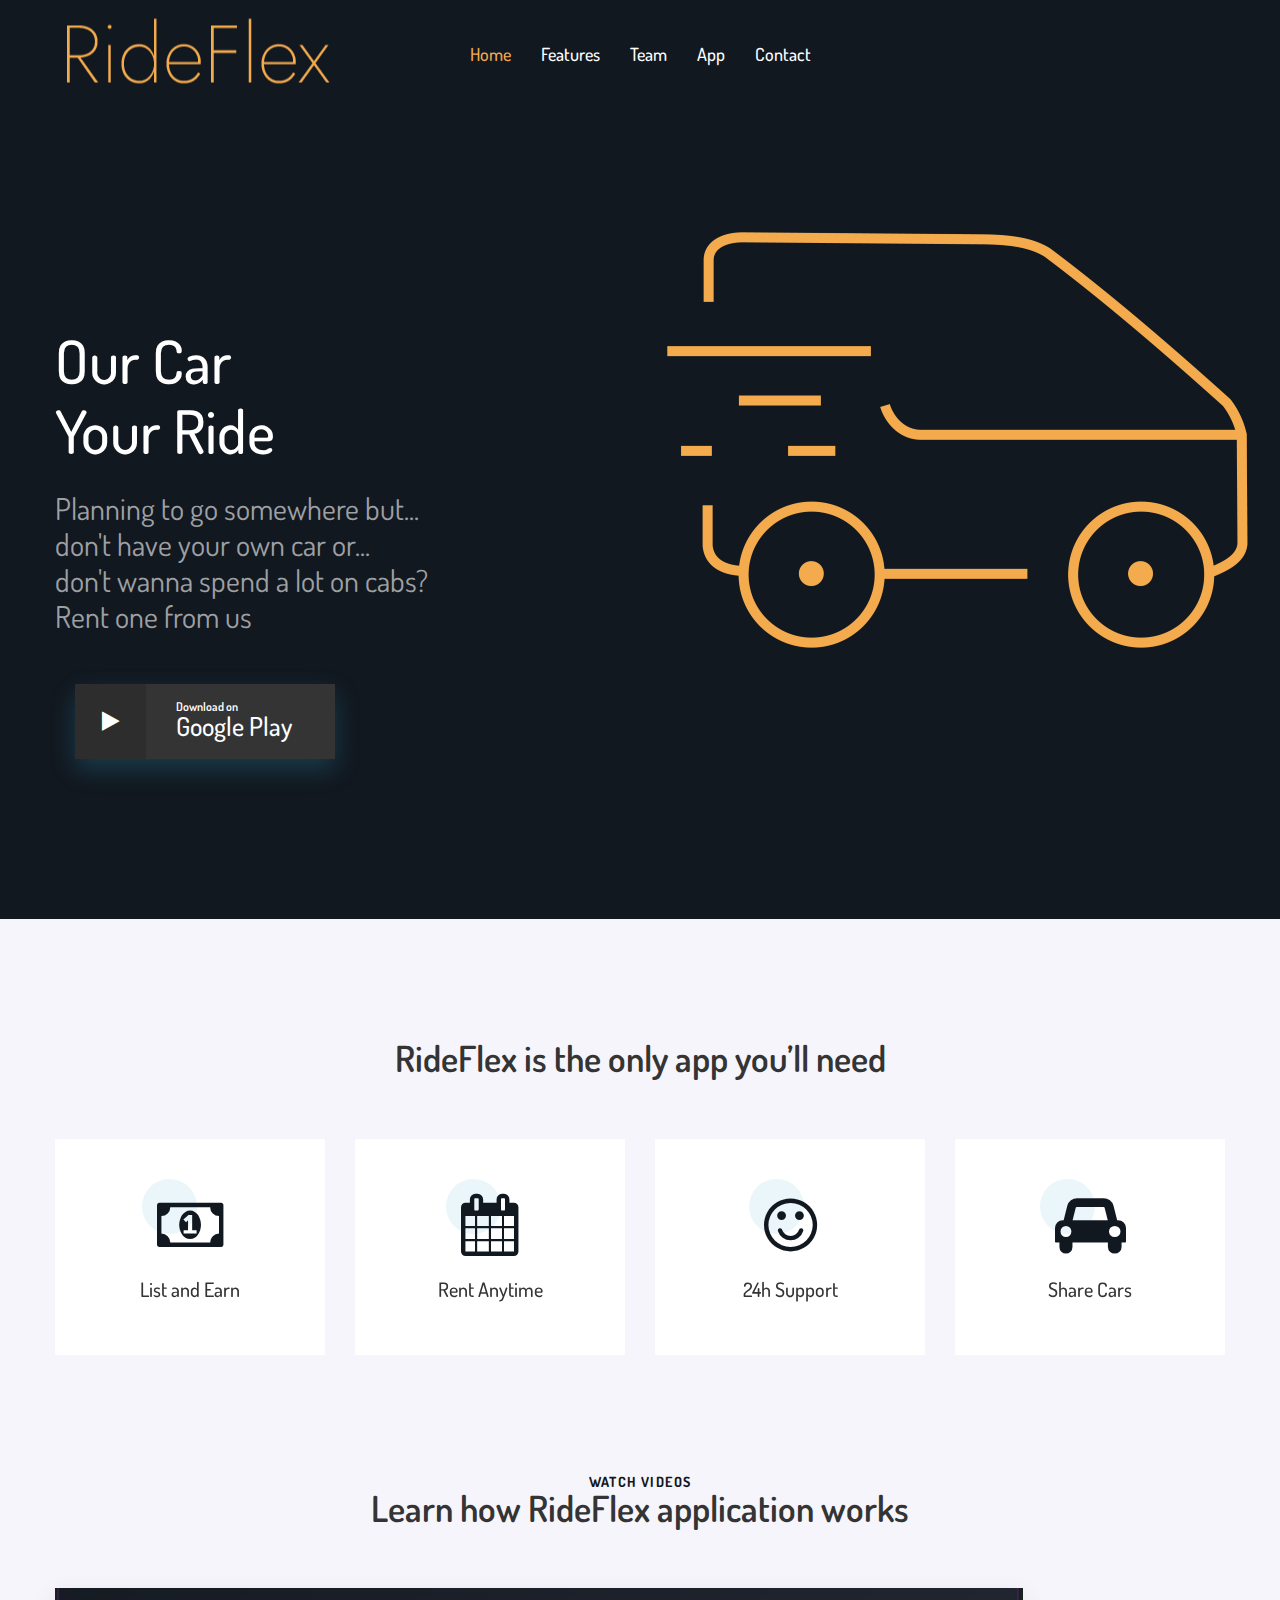
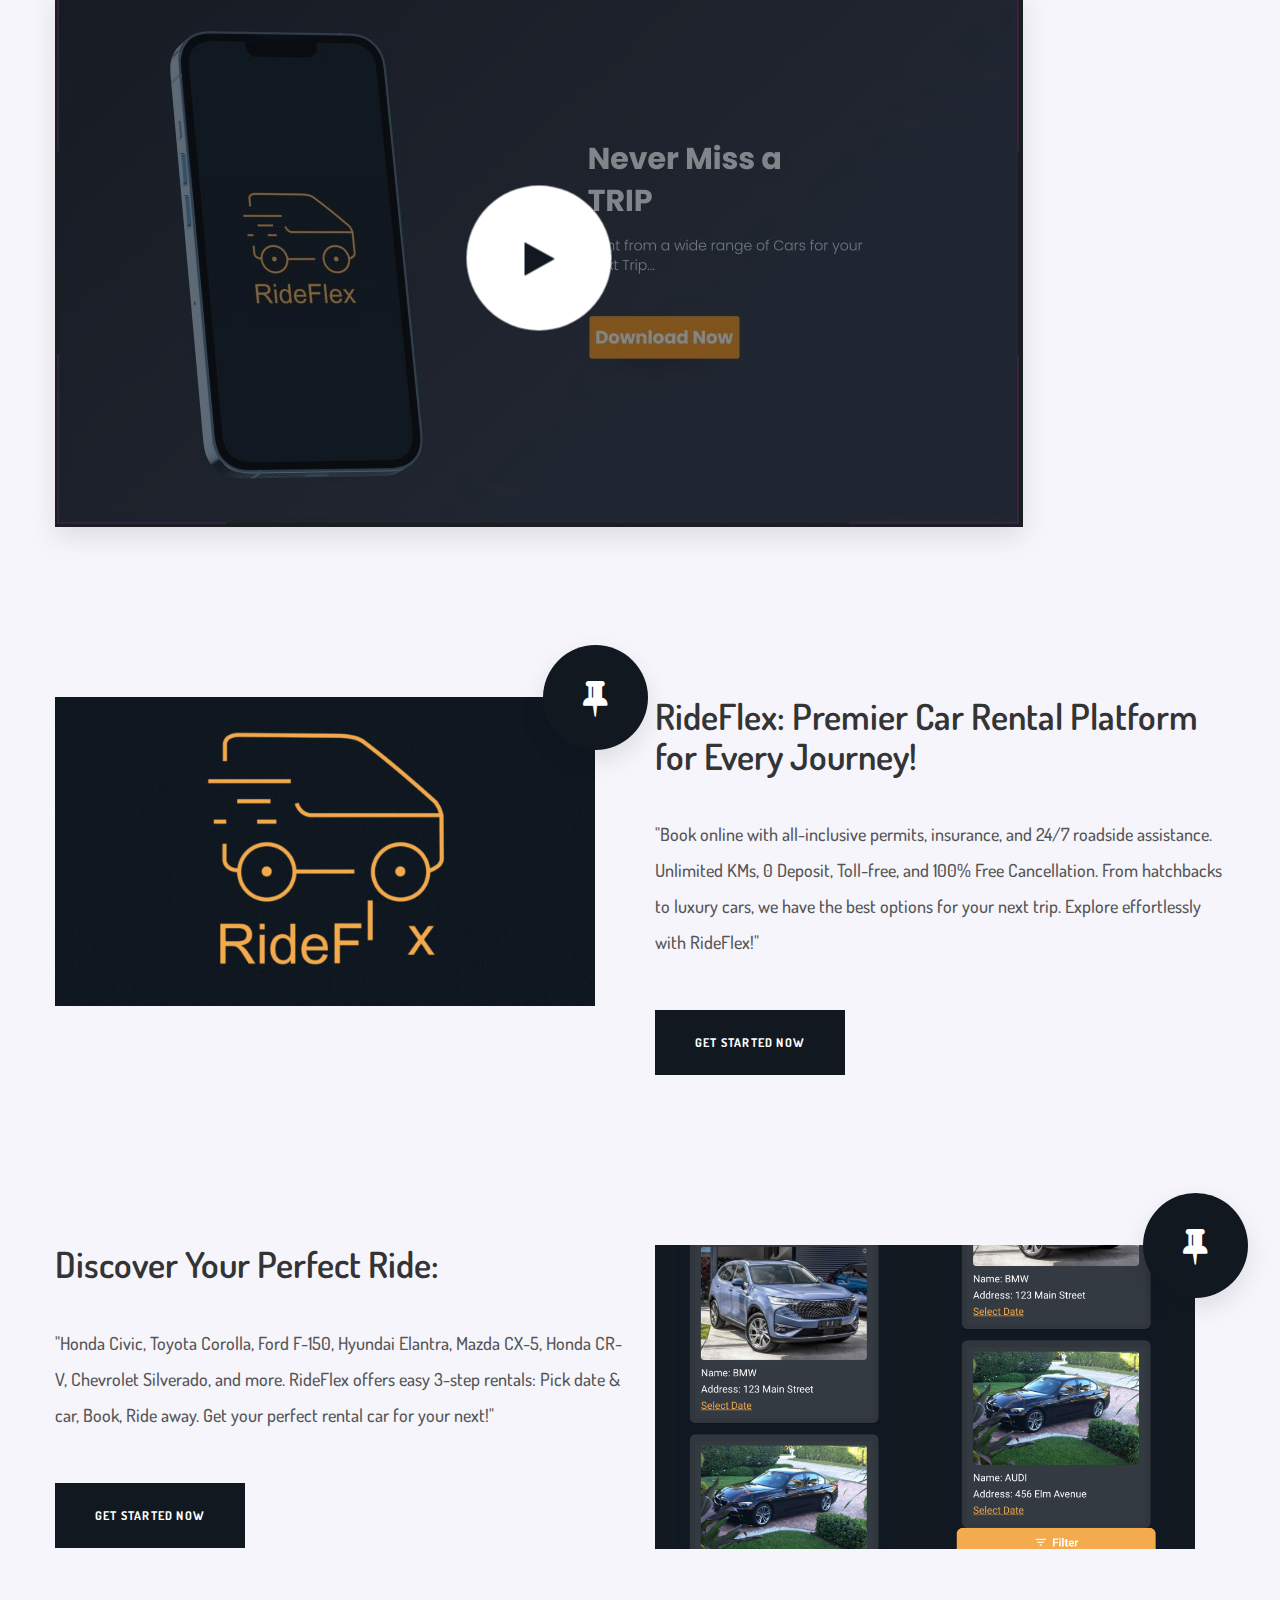
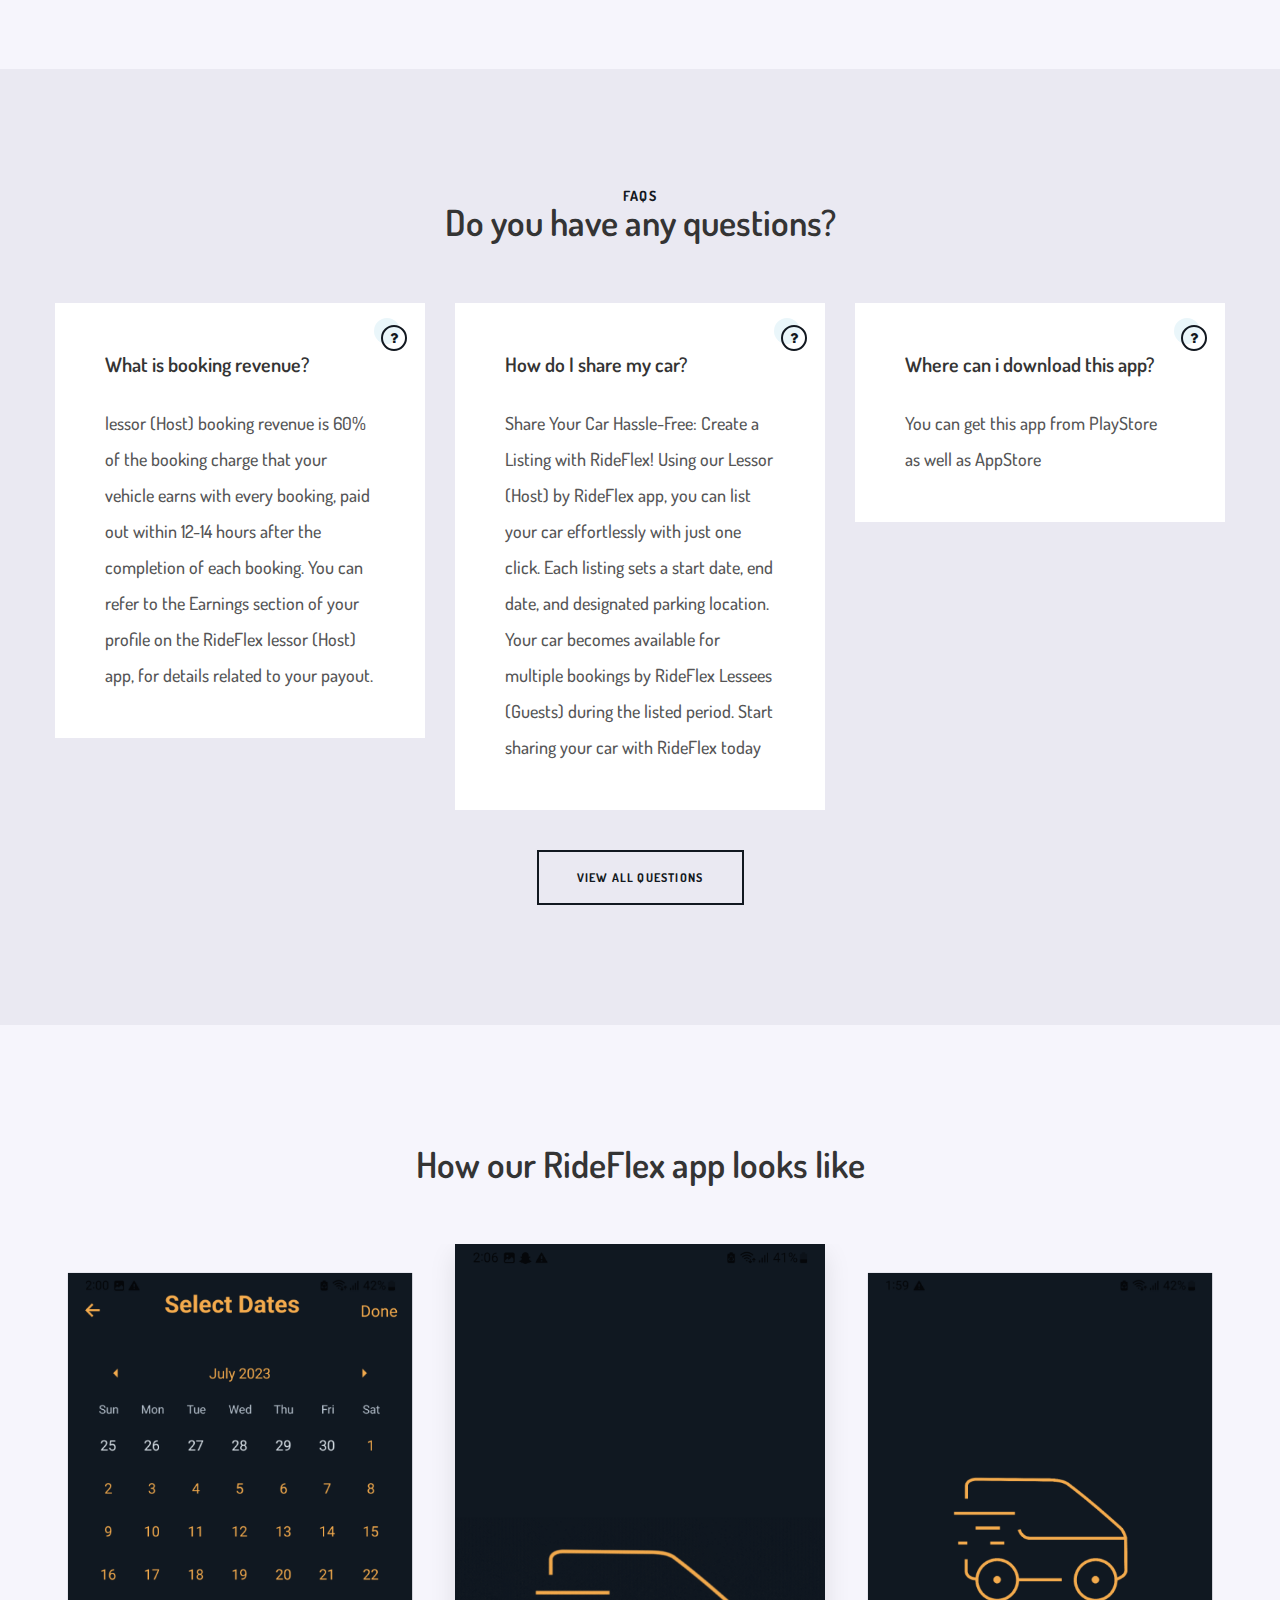
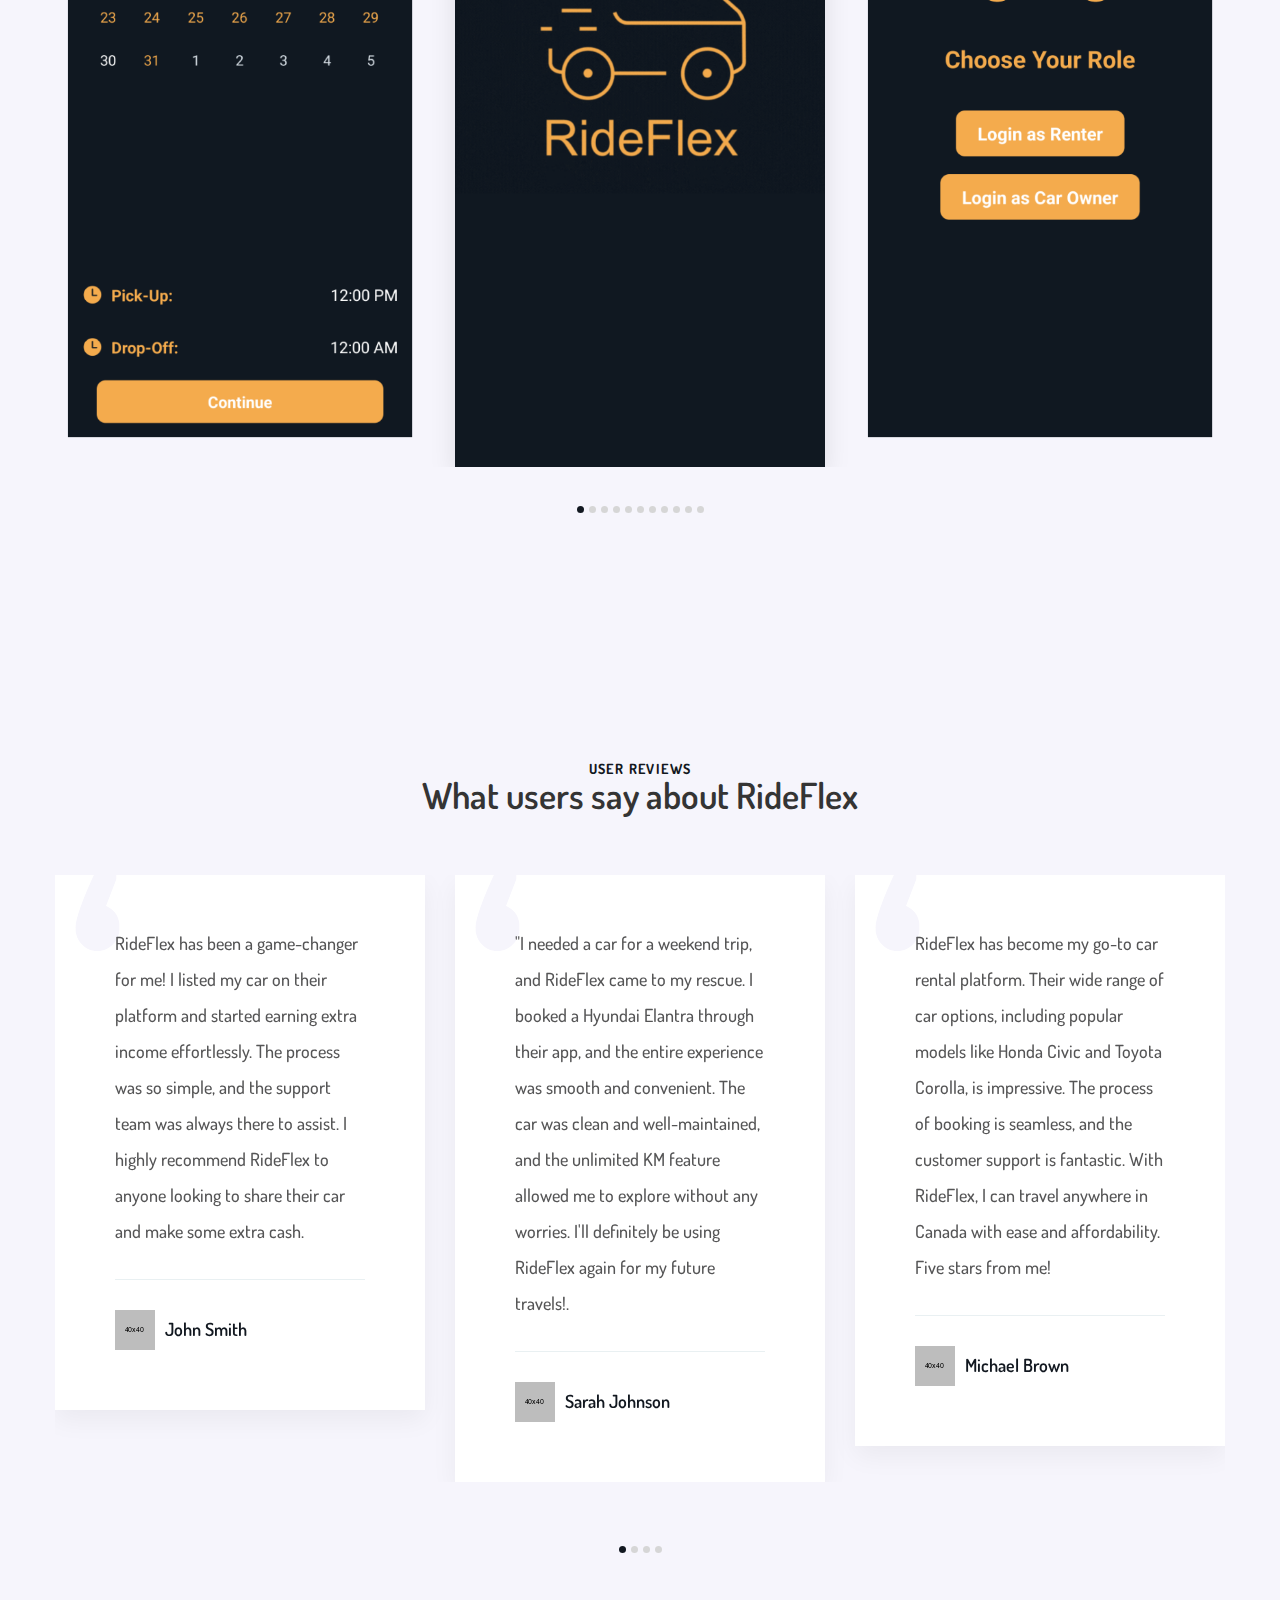
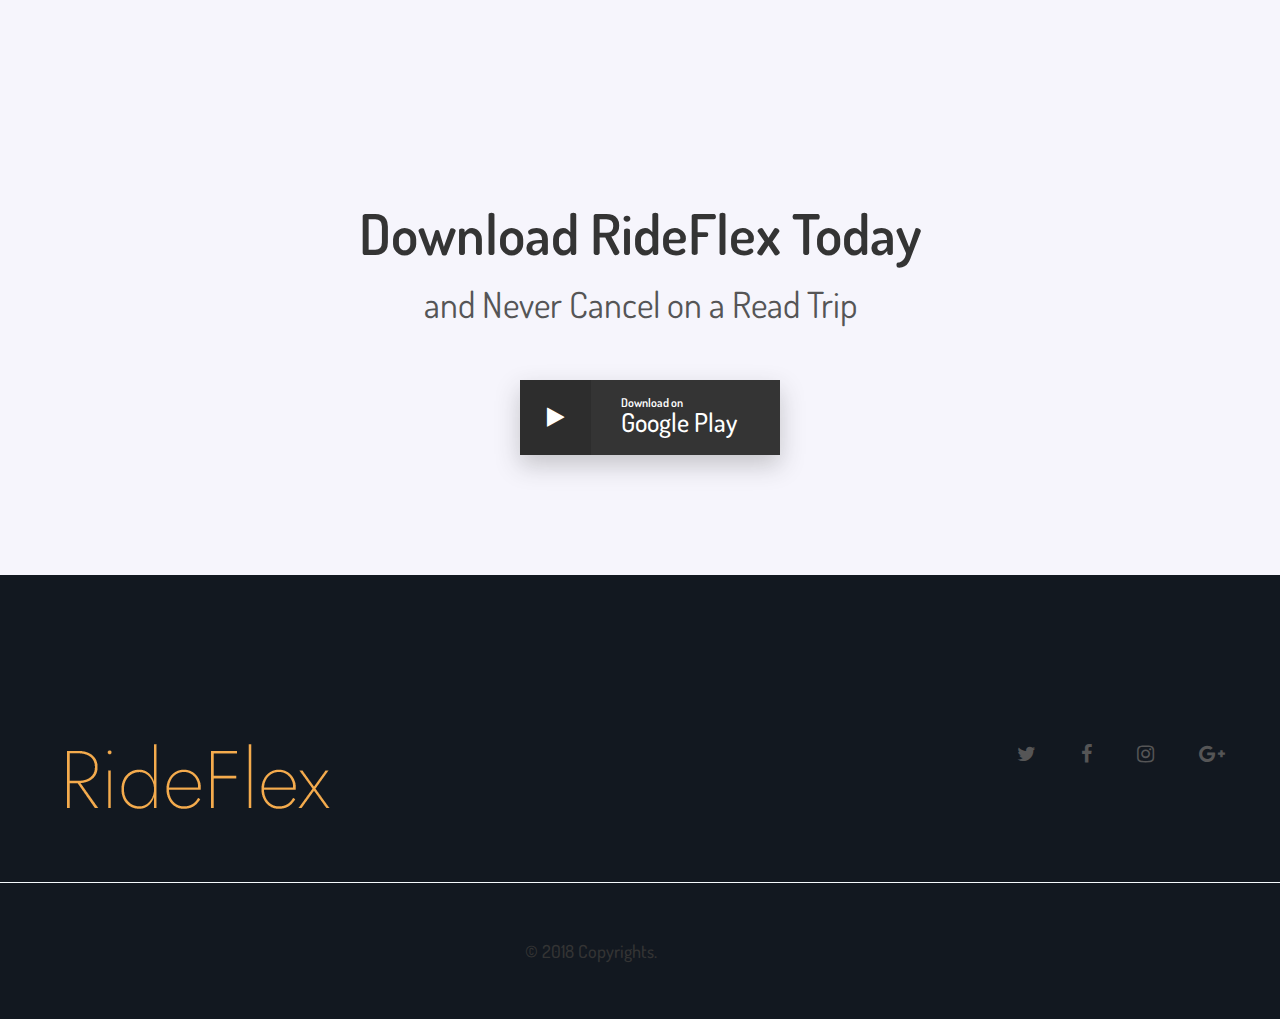
<file: index.html>
<!DOCTYPE html>
<html lang="en">
<head>
    <meta charset="UTF-8" />
    <title>RideFlex</title>
    <!-- mobile responsive meta -->
    <meta name="viewport" content="width=device-width, initial-scale=1">
    <link rel="apple-touch-icon" sizes="57x57" href="img/favicon/apple-icon-57x57.png">
    <link rel="apple-touch-icon" sizes="60x60" href="img/favicon/apple-icon-60x60.png">
    <link rel="apple-touch-icon" sizes="72x72" href="img/favicon/apple-icon-72x72.png">
    <link rel="apple-touch-icon" sizes="76x76" href="img/favicon/apple-icon-76x76.png">
    <link rel="apple-touch-icon" sizes="114x114" href="img/favicon/apple-icon-114x114.png">
    <link rel="apple-touch-icon" sizes="120x120" href="img/favicon/apple-icon-120x120.png">
    <link rel="apple-touch-icon" sizes="144x144" href="img/favicon/apple-icon-144x144.png">
    <link rel="apple-touch-icon" sizes="152x152" href="img/favicon/apple-icon-152x152.png">
    <link rel="apple-touch-icon" sizes="180x180" href="img/favicon/apple-icon-180x180.png">
    <link rel="icon" type="image/png" sizes="192x192"  href="img/favicon/android-icon-192x192.png">
    <link rel="icon" type="image/png" sizes="32x32" href="img/favicon/favicon-32x32.png">
    <link rel="icon" type="image/png" sizes="96x96" href="img/favicon/favicon-96x96.png">
    <link rel="icon" type="image/png" sizes="16x16" href="img/favicon/favicon-16x16.png">
    <link rel="stylesheet" href="https://cdnjs.cloudflare.com/ajax/libs/font-awesome/4.7.0/css/font-awesome.min.css">
    <link rel="manifest" href="img/favicon/manifest.json">
    <meta name="msapplication-TileColor" content="#ffffff">
    <meta name="msapplication-TileImage" content="/ms-icon-144x144.png">
    <meta name="theme-color" content="#ffffff">
    <link rel="stylesheet" href="css/style.css">
    <link rel="stylesheet" href="css/responsive.css">
</head>
<body class="active-preloader-ovh home-page-five">

<div class="preloader">

        <img id="loading-image" src="./img/RideFlex.gif" alt="Loading..." />

</div> 
<!-- /.preloader -->



<header class="header header-home-five">
    <nav class="navbar navbar-default header-navigation stricky">
        <div class="thm-container clearfix">
            <!-- Brand and toggle get grouped for better mobile display -->
            <div class="navbar-header">
                <button type="button" class="navbar-toggle collapsed rideflex-icon-menu" data-toggle="collapse" data-target=".main-navigation" aria-expanded="false"> </button>
                <a class="navbar-brand" href="index.html">
                    <img src="img/header-logo-1.png" alt="Awesome Image"/>
                </a>
            </div>

            <!-- Collect the nav links, forms, and other content for toggling -->
            <div class="collapse navbar-collapse main-navigation mainmenu " id="main-nav-bar">
                
                <ul class="nav navbar-nav navigation-box">
                    <li class="current"> 
                        <a href="index.html">Home</a>
                    </li>
                    <li> <a href="features.html">Features</a> </li>
                    <li> 
                        <a href="team.html">Team</a> 
                    </li>
                    <li> 
                        <a href="app.html">App</a>
                    </li>
                    <li> <a href="contact.html">Contact</a> </li>
                </ul>                
            </div><!-- /.navbar-collapse -->
        </div><!-- /.container -->
    </nav>   
</header><!-- /.header -->






<section class="banner-style-five">
    <div class="thm-container">
        <div class="row">
            <div class="col-md-6">
                <div class="banner-content">
                    <h3>Our Car <br /> Your Ride</h3>
                    <p>Planning to go somewhere but...<br>don't have your own car or...<br>don't wanna spend a lot on cabs?<br /> Rent one from us</p>
                    <div class="btn-box">
                        <a href="#" class="cta-btn style-two">
                            <i class="fa fa-play"></i><!--
                            --><span class="text">
                                <span class="tag-line">Download on</span>
                                <span class="name">Google Play</span>
                            </span>
                        </a>
                    </div><!-- /.btn-box -->
                </div><!-- /.banner-content -->
            </div><!-- /.col-md-6 -->
            <div class="col-md-6">
                <img src="img/banner-moc-5-1.png" alt="Awesome Image"/>
            </div><!-- /.col-md-6 -->
        </div><!-- /.row -->
    </div><!-- /.thm-container -->
</section><!-- /.banner-style-one -->

<section class="features-style-one gray-bg sec-pad">
    <div class="thm-container">
        <div class="sec-title text-center">
            <h3>RideFlex is the only app you’ll need</h3>
        </div><!-- /.sec-title text-center -->
        <div class="row">
            <div class="col-md-3 col-sm-6 col-xs-12">
                <div class="single-features-style-one hvr-bounce-to-bottom text-center">
                    <div class="icon-box">
                        <i class="fa fa-money" aria-hidden="true"></i>
                    </div><!-- /.icon-box -->
                    <h3>List and Earn</h3>
                </div><!-- /.single-features-style-one hvr-bounce-to-bottom -->
            </div><!-- /.col-md-3 -->
            <div class="col-md-3 col-sm-6 col-xs-12">
                <div class="single-features-style-one hvr-bounce-to-bottom text-center">
                    <div class="icon-box">
                        <i class="fa fa-calendar" aria-hidden="true"></i>
                    </div><!-- /.icon-box -->
                    <h3>Rent Anytime</h3>
                </div><!-- /.single-features-style-one hvr-bounce-to-bottom -->
            </div><!-- /.col-md-3 -->
            <div class="col-md-3 col-sm-6 col-xs-12">
                <div class="single-features-style-one hvr-bounce-to-bottom text-center">
                    <div class="icon-box">
                        <i class="fa fa-smile-o" aria-hidden="true"></i>
                    </div><!-- /.icon-box -->
                    <h3>24h Support</h3>
                </div><!-- /.single-features-style-one hvr-bounce-to-bottom -->
            </div><!-- /.col-md-3 -->
            <div class="col-md-3 col-sm-6 col-xs-12">
                <div class="single-features-style-one hvr-bounce-to-bottom text-center">
                    <div class="icon-box">
                        <i class="fa fa-car" aria-hidden="true"></i>
                    </div><!-- /.icon-box -->
                    <h3>Share Cars</h3>
                </div><!-- /.single-features-style-one hvr-bounce-to-bottom -->
            </div><!-- /.col-md-3 -->
        </div><!-- /.row -->
    </div><!-- /.thm-container -->
</section><!-- /.features-style-one -->

<section class="video-box-style-one gray-bg">
    <div class="thm-container">
        <div class="sec-title text-center">
            <span>Watch Videos</span>
            <h3>Learn how RideFlex application works</h3>
        </div><!-- /.sec-title text-center -->
        <div class="video-box-content">
            <div class="img-box">
                <img src="img/ScreenShots/v1.jpeg" alt="Awesome Image"/>
                <a href="" class="video-popup "><span class="inner hvr-pulse"><i class="fa fa-play"></i></span></a>
            </div><!-- /.img-box -->
        </div><!-- /.video-box-content -->
    </div><!-- /.thm-container -->
</section><!-- /.video-box-style-one -->

<section class="grow-style-one gray-bg sec-pad">
    <div class="thm-container">
        <div class="row">
            <div class="col-md-6">
                <div class="img-box">
                    <img style="width: 540px; height: auto;" src="img/RideFlex.gif" alt="Awesome Image"/>
                    <div class="icon-box">
                        <i class="fa fa-thumb-tack" aria-hidden="true"></i>
                    </div><!-- /.icon-box -->
                </div><!-- /.img-box -->
            </div><!-- /.col-md-6 -->
            <div class="col-md-6">
                <div class="grow-content">
                    <h3>RideFlex: Premier Car Rental Platform for Every Journey!</h3>
                    <p>"Book online with all-inclusive permits, insurance, and 24/7 roadside assistance. Unlimited KMs, 0 Deposit, Toll-free, and 100% Free Cancellation. From hatchbacks to luxury cars, we have the best options for your next trip. Explore effortlessly with RideFlex!"</p>
                    <a href="#" class="grow-btn">Get started now</a>
                </div><!-- /.grow-content -->
            </div><!-- /.col-md-6 -->
        </div><!-- /.row -->
        <div class="row">
            <div class="col-md-6 pull-right">
                <div class="img-box">
                    <img style="width: 540px; height: auto;" src="img/ScreenShots/SS13.png" alt="Awesome Image"/>
                    <div class="icon-box">
                        <i class="fa fa-thumb-tack" aria-hidden="true"></i>
                    </div><!-- /.icon-box -->
                </div><!-- /.img-box -->
            </div><!-- /.col-md-6 -->
            <div class="col-md-6 pull-left">
                <div class="grow-content">
                    <h3>Discover Your Perfect Ride:</h3>
                    <p>"Honda Civic, Toyota Corolla, Ford F-150, Hyundai Elantra, Mazda CX-5, Honda CR-V, Chevrolet Silverado, and more. RideFlex offers easy 3-step rentals: Pick date & car, Book, Ride away. Get your perfect rental car for your next!"</p>
                    <a href="#" class="grow-btn">Get started now</a>
                </div><!-- /.grow-content -->
            </div><!-- /.col-md-6 -->
        </div><!-- /.row -->
    </div><!-- /.thm-container -->
</section><!-- /.grow-style-one -->

<section class="faq-style-one sec-pad dark-gray-bg">
    <div class="thm-container">
        <div class="sec-title text-center">
            <span>FAQS</span>
            <h3>Do you have any questions?</h3>
        </div><!-- /.sec-title text-center -->
        <div class="row">
            <div class="col-md-4 col-sm-6 col-xs-12">
                <div class="single-faq-style-one">
                    <div class="icon-box">
                        <i class="fa fa-question"></i>
                    </div><!-- /.icon-box -->
                    <div class="title-box">
                        <h3>What is booking revenue?</h3>
                    </div><!-- /.title-box -->
                    <p>lessor (Host) booking revenue is 60% of the booking charge that your vehicle earns with every booking, paid out within 12-14 hours after the completion of each booking. You can refer to the Earnings section of your profile on the RideFlex lessor (Host) app, for details related to your payout.</p>
                </div><!-- /.single-faq-style-one -->
            </div><!-- /.col-md-4 -->
            <div class="col-md-4 col-sm-6 col-xs-12">
                <div class="single-faq-style-one">
                    <div class="icon-box">
                        <i class="fa fa-question"></i>
                    </div><!-- /.icon-box -->
                    <div class="title-box">
                        <h3>How do I share my car?</h3>
                    </div><!-- /.title-box -->
                    <p>Share Your Car Hassle-Free: Create a Listing with RideFlex! Using our Lessor (Host) by RideFlex app, you can list your car effortlessly with just one click. Each listing sets a start date, end date, and designated parking location. Your car becomes available for multiple bookings by RideFlex Lessees (Guests) during the listed period. Start sharing your car with RideFlex today</p>
                </div><!-- /.single-faq-style-one -->
            </div><!-- /.col-md-4 -->
            <div class="col-md-4 col-sm-6 col-xs-12">
                <div class="single-faq-style-one">
                    <div class="icon-box">
                        <i class="fa fa-question"></i>
                    </div><!-- /.icon-box -->
                    <div class="title-box">
                        <h3>Where can i download this app?</h3>
                    </div><!-- /.title-box -->
                    <p>You can get this app from PlayStore as well as AppStore</p>
                </div><!-- /.single-faq-style-one -->
            </div><!-- /.col-md-4 -->
        </div><!-- /.row -->
        <div class="btn-box text-center">
            <a href="#" class="more-btn">View All Questions</a>
        </div><!-- /.btn-box -->
    </div><!-- /.thm-container -->
</section><!-- /.faq-style-one -->


<section class="app-screenshot-style-one gray-bg sec-pad">
    <div class="thm-container">
        <div class="sec-title text-center">
            <h3>How our RideFlex app looks like</h3>
        </div><!-- /.sec-title text-center -->
        <div class="app-screenshot-carousel-one owl-theme owl-carousel">
            <div class="item">
                <img src="img/ScreenShots/SS1.png" alt="Awesome Image"/>
            </div><!-- /.item -->
            <div class="item">
                <img src="img/ScreenShots/SS2.png" alt="Awesome Image"/>
            </div><!-- /.item -->
            <div class="item">
                <img src="img/ScreenShots/SS3.png" alt="Awesome Image"/>
            </div><!-- /.item -->
            <div class="item">
                <img src="img/ScreenShots/SS4.png" alt="Awesome Image"/>
            </div><!-- /.item -->
            <div class="item">
                <img src="img/ScreenShots/SS5.png" alt="Awesome Image"/>
            </div><!-- /.item -->
            <div class="item">
                <img src="img/ScreenShots/SS6.png" alt="Awesome Image"/>
            </div><!-- /.item -->
            <div class="item">
                <img src="img/ScreenShots/SS7.png" alt="Awesome Image"/>
            </div><!-- /.item -->
            <div class="item">
                <img src="img/ScreenShots/SS8.png" alt="Awesome Image"/>
            </div><!-- /.item -->
            <div class="item">
                <img src="img/ScreenShots/SS9.png" alt="Awesome Image"/>
            </div><!-- /.item -->
            <div class="item">
                <img src="img/ScreenShots/SS10.png" alt="Awesome Image"/>
            </div><!-- /.item -->
            <div class="item">
                <img src="img/ScreenShots/SS11.png" alt="Awesome Image"/>
            </div><!-- /.item -->
        </div><!-- /.app-screenshot-carousel-one -->
    </div><!-- /.thm-container -->
</section><!-- /.app-screenshot-style-one -->

<section class="testimonial-style-one sec-pad gray-bg">
    <div class="thm-container">
        <div class="sec-title text-center">
            <span>User reviews</span>
            <h3>What users say about RideFlex</h3>
        </div><!-- /.sec-title text-center -->
        <div class="testimonials-carousel-style-one owl-carousel owl-theme">
            <div class="item">
                <div class="single-testimonials-style-one">
                    <p>RideFlex has been a game-changer for me! I listed my car on their platform and started earning extra income effortlessly. The process was so simple, and the support team was always there to assist. I highly recommend RideFlex to anyone looking to share their car and make some extra cash.</p>
                    <div class="name-box">
                        <div class="img-box">
                            <img src="img/testi-1-1.png" alt="Awesome Image"/>
                        </div><!-- /.img-box -->
                        <div class="text-box">
                            <h4>John Smith</h4>
                        </div><!-- /.text-box -->
                    </div><!-- /.name-box -->
                </div><!-- /.single-testimonials-style-one -->
            </div><!-- /.item -->
            <div class="item">
                <div class="single-testimonials-style-one">
                    <p>"I needed a car for a weekend trip, and RideFlex came to my rescue. I booked a Hyundai Elantra through their app, and the entire experience was smooth and convenient. The car was clean and well-maintained, and the unlimited KM feature allowed me to explore without any worries. I'll definitely be using RideFlex again for my future travels!.</p>
                    <div class="name-box">
                        <div class="img-box">
                            <img src="img/testi-1-2.png" alt="Awesome Image"/>
                        </div><!-- /.img-box -->
                        <div class="text-box">
                            <h4>Sarah Johnson</h4>
                        </div><!-- /.text-box -->
                    </div><!-- /.name-box -->
                </div><!-- /.single-testimonials-style-one -->
            </div><!-- /.item -->
            <div class="item">
                <div class="single-testimonials-style-one">
                    <p>RideFlex has become my go-to car rental platform. Their wide range of car options, including popular models like Honda Civic and Toyota Corolla, is impressive. The process of booking is seamless, and the customer support is fantastic. With RideFlex, I can travel anywhere in Canada with ease and affordability. Five stars from me!</p>
                    <div class="name-box">
                        <div class="img-box">
                            <img src="img/testi-1-3.png" alt="Awesome Image"/>
                        </div><!-- /.img-box -->
                        <div class="text-box">
                            <h4>Michael Brown</h4>
                        </div><!-- /.text-box -->
                    </div><!-- /.name-box -->
                </div><!-- /.single-testimonials-style-one -->
            </div><!-- /.item -->
            <div class="item">
                <div class="single-testimonials-style-one">
                    <p>RideFlex has been a game-changer for me! I listed my car on their platform and started earning extra income effortlessly. The process was so simple, and the support team was always there to assist. I highly recommend RideFlex to anyone looking to share their car and make some extra cash.</p>
                    <div class="name-box">
                        <div class="img-box">
                            <img src="img/testi-1-1.png" alt="Awesome Image"/>
                        </div><!-- /.img-box -->
                        <div class="text-box">
                            <h4>John Smith</h4>
                        </div><!-- /.text-box -->
                    </div><!-- /.name-box -->
                </div><!-- /.single-testimonials-style-one -->
            </div><!-- /.item -->
            <div class="item">
                <div class="single-testimonials-style-one">
                    <p>"I needed a car for a weekend trip, and RideFlex came to my rescue. I booked a Hyundai Elantra through their app, and the entire experience was smooth and convenient. The car was clean and well-maintained, and the unlimited KM feature allowed me to explore without any worries. I'll definitely be using RideFlex again for my future travels!.</p>
                    <div class="name-box">
                        <div class="img-box">
                            <img src="img/testi-1-2.png" alt="Awesome Image"/>
                        </div><!-- /.img-box -->
                        <div class="text-box">
                            <h4>Sarah Johnson</h4>
                        </div><!-- /.text-box -->
                    </div><!-- /.name-box -->
                </div><!-- /.single-testimonials-style-one -->
            </div><!-- /.item -->
            <div class="item">
                <div class="single-testimonials-style-one">
                    <p>RideFlex has become my go-to car rental platform. Their wide range of car options, including popular models like Honda Civic and Toyota Corolla, is impressive. The process of booking is seamless, and the customer support is fantastic. With RideFlex, I can travel anywhere in Canada with ease and affordability. Five stars from me!</p>
                    <div class="name-box">
                        <div class="img-box">
                            <img src="img/testi-1-3.png" alt="Awesome Image"/>
                        </div><!-- /.img-box -->
                        <div class="text-box">
                            <h4>Michael Brown</h4>
                        </div><!-- /.text-box -->
                    </div><!-- /.name-box -->
                </div><!-- /.single-testimonials-style-one -->
            </div><!-- /.item -->
            <div class="item">
                <div class="single-testimonials-style-one">
                    <p>RideFlex has been a game-changer for me! I listed my car on their platform and started earning extra income effortlessly. The process was so simple, and the support team was always there to assist. I highly recommend RideFlex to anyone looking to share their car and make some extra cash.</p>
                    <div class="name-box">
                        <div class="img-box">
                            <img src="img/testi-1-1.png" alt="Awesome Image"/>
                        </div><!-- /.img-box -->
                        <div class="text-box">
                            <h4>John Smith</h4>
                        </div><!-- /.text-box -->
                    </div><!-- /.name-box -->
                </div><!-- /.single-testimonials-style-one -->
            </div><!-- /.item -->
            <div class="item">
                <div class="single-testimonials-style-one">
                    <p>"I needed a car for a weekend trip, and RideFlex came to my rescue. I booked a Hyundai Elantra through their app, and the entire experience was smooth and convenient. The car was clean and well-maintained, and the unlimited KM feature allowed me to explore without any worries. I'll definitely be using RideFlex again for my future travels!.</p>
                    <div class="name-box">
                        <div class="img-box">
                            <img src="img/testi-1-2.png" alt="Awesome Image"/>
                        </div><!-- /.img-box -->
                        <div class="text-box">
                            <h4>Sarah Johnson</h4>
                        </div><!-- /.text-box -->
                    </div><!-- /.name-box -->
                </div><!-- /.single-testimonials-style-one -->
            </div><!-- /.item -->
            <div class="item">
                <div class="single-testimonials-style-one">
                    <p>RideFlex has become my go-to car rental platform. Their wide range of car options, including popular models like Honda Civic and Toyota Corolla, is impressive. The process of booking is seamless, and the customer support is fantastic. With RideFlex, I can travel anywhere in Canada with ease and affordability. Five stars from me!</p>
                    <div class="name-box">
                        <div class="img-box">
                            <img src="img/testi-1-3.png" alt="Awesome Image"/>
                        </div><!-- /.img-box -->
                        <div class="text-box">
                            <h4>Michael Brown</h4>
                        </div><!-- /.text-box -->
                    </div><!-- /.name-box -->
                </div><!-- /.single-testimonials-style-one -->
            </div><!-- /.item -->
            <div class="item">
                <div class="single-testimonials-style-one">
                    <p>RideFlex has been a game-changer for me! I listed my car on their platform and started earning extra income effortlessly. The process was so simple, and the support team was always there to assist. I highly recommend RideFlex to anyone looking to share their car and make some extra cash.</p>
                    <div class="name-box">
                        <div class="img-box">
                            <img src="img/testi-1-1.png" alt="Awesome Image"/>
                        </div><!-- /.img-box -->
                        <div class="text-box">
                            <h4>John Smith</h4>
                        </div><!-- /.text-box -->
                    </div><!-- /.name-box -->
                </div><!-- /.single-testimonials-style-one -->
            </div><!-- /.item -->
            <div class="item">
                <div class="single-testimonials-style-one">
                    <p>"I needed a car for a weekend trip, and RideFlex came to my rescue. I booked a Hyundai Elantra through their app, and the entire experience was smooth and convenient. The car was clean and well-maintained, and the unlimited KM feature allowed me to explore without any worries. I'll definitely be using RideFlex again for my future travels!.</p>
                    <div class="name-box">
                        <div class="img-box">
                            <img src="img/testi-1-2.png" alt="Awesome Image"/>
                        </div><!-- /.img-box -->
                        <div class="text-box">
                            <h4>Sarah Johnson</h4>
                        </div><!-- /.text-box -->
                    </div><!-- /.name-box -->
                </div><!-- /.single-testimonials-style-one -->
            </div><!-- /.item -->
            <div class="item">
                <div class="single-testimonials-style-one">
                    <p>RideFlex has become my go-to car rental platform. Their wide range of car options, including popular models like Honda Civic and Toyota Corolla, is impressive. The process of booking is seamless, and the customer support is fantastic. With RideFlex, I can travel anywhere in Canada with ease and affordability. Five stars from me!</p>
                    <div class="name-box">
                        <div class="img-box">
                            <img src="img/testi-1-3.png" alt="Awesome Image"/>
                        </div><!-- /.img-box -->
                        <div class="text-box">
                            <h4>Michael Brown</h4>
                        </div><!-- /.text-box -->
                    </div><!-- /.name-box -->
                </div><!-- /.single-testimonials-style-one -->
            </div><!-- /.item -->
        </div><!-- /.testimonials-carousel-style-one -->
    </div><!-- /.thm-container -->
</section><!-- /.testimonial-style-one -->

<section class="cta-style-one text-center">
    <div class="thm-container">
        <h3>Download RideFlex Today</h3>
        <p>and Never Cancel on a Read Trip</p>
        <div class="btn-box">
            <a href="#" class="cta-btn style-two">
                <i class="fa fa-play"></i><!--
                --><span class="text">
                    <span class="tag-line">Download on</span>
                    <span class="name">Google Play</span>
                </span>
            </a>
        </div><!-- /.btn-box -->
    </div><!-- /.thm-container -->
</section><!-- /.cta-style-one -->



<footer class="footer-style-one">    
    <div class="footer-top clearfix">
        <div class="thm-container">
            <a href="index.html" class="footer-logo pull-left"><img src="img/footer-logo-1.png" alt="Awesome Image"/></a>
            <div class="social pull-right">
                <a href="#" class="fa fa-twitter"></a><!--
                --><a href="#" class="fa fa-facebook"></a><!--
                --><a href="#" class="fa fa-instagram"></a><!--
                --><a href="#" class="fa fa-google-plus"></a>
            </div><!-- /.social pull-right -->
        </div><!-- /.thm-container -->
    </div><!-- /.footer-top -->
    <div class="footer-bottom text-center">
        <div class="thm-container">
            <p>&copy; 2018 Copyrights. <a href="#">RideFlex.com</a></p>
        </div><!-- /.thm-container -->
    </div><!-- /.footer-bottom text-center -->
</footer><!-- /.footer-style-one -->


          

<script src="js/jquery.js"></script>

<script src="js/bootstrap.min.js"></script>
<script src="js/bootstrap-select.min.js"></script>
<script src="js/jquery.validate.min.js"></script>
<script src="js/owl.carousel.min.js"></script>
<script src="js/isotope.js"></script>
<script src="js/jquery.magnific-popup.min.js"></script>
<script src="js/waypoints.min.js"></script>
<script src="js/jquery.counterup.min.js"></script>
<script src="js/wow.min.js"></script>
<script src="js/jquery.easing.min.js"></script>
<script src="js/custom.js"></script>

</body>
</html>
</file>
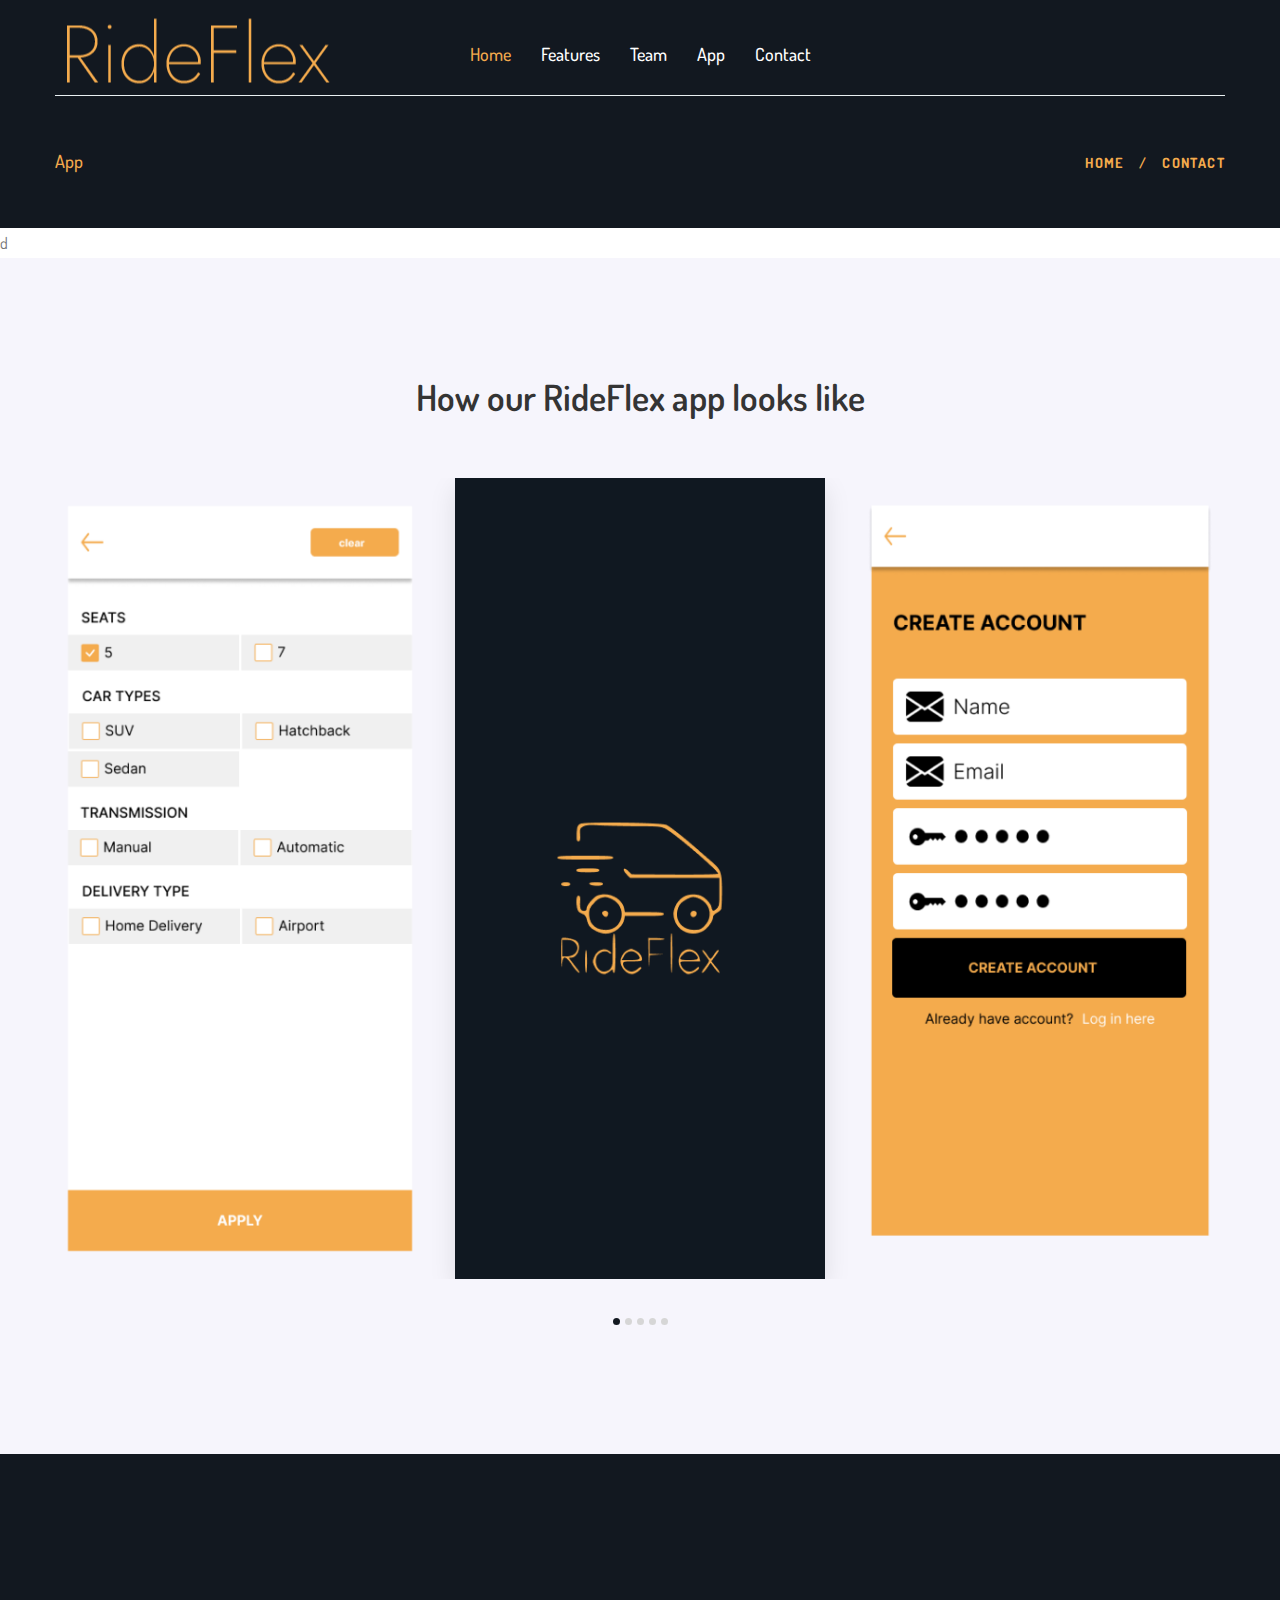
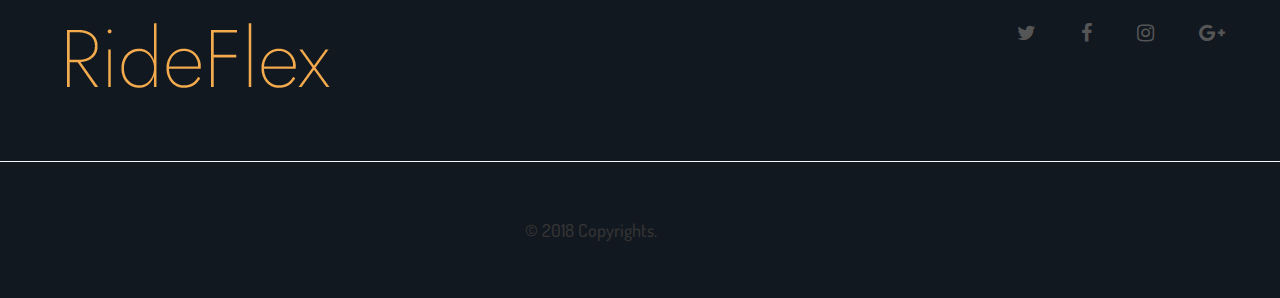
<file: app.html>
<!DOCTYPE html>
<html lang="en">
<head>
    <meta charset="UTF-8" />
    <title>RideFlex</title>
    <!-- mobile responsive meta -->
    <meta name="viewport" content="width=device-width, initial-scale=1">
    <link rel="apple-touch-icon" sizes="57x57" href="img/favicon/apple-icon-57x57.png">
    <link rel="apple-touch-icon" sizes="60x60" href="img/favicon/apple-icon-60x60.png">
    <link rel="apple-touch-icon" sizes="72x72" href="img/favicon/apple-icon-72x72.png">
    <link rel="apple-touch-icon" sizes="76x76" href="img/favicon/apple-icon-76x76.png">
    <link rel="apple-touch-icon" sizes="114x114" href="img/favicon/apple-icon-114x114.png">
    <link rel="apple-touch-icon" sizes="120x120" href="img/favicon/apple-icon-120x120.png">
    <link rel="apple-touch-icon" sizes="144x144" href="img/favicon/apple-icon-144x144.png">
    <link rel="apple-touch-icon" sizes="152x152" href="img/favicon/apple-icon-152x152.png">
    <link rel="apple-touch-icon" sizes="180x180" href="img/favicon/apple-icon-180x180.png">
    <link rel="icon" type="image/png" sizes="192x192"  href="img/favicon/android-icon-192x192.png">
    <link rel="icon" type="image/png" sizes="32x32" href="img/favicon/favicon-32x32.png">
    <link rel="icon" type="image/png" sizes="96x96" href="img/favicon/favicon-96x96.png">
    <link rel="icon" type="image/png" sizes="16x16" href="img/favicon/favicon-16x16.png">
    <link rel="stylesheet" href="https://cdnjs.cloudflare.com/ajax/libs/font-awesome/4.7.0/css/font-awesome.min.css">
    <link rel="manifest" href="img/favicon/manifest.json">
    <meta name="msapplication-TileColor" content="#ffffff">
    <meta name="msapplication-TileImage" content="/ms-icon-144x144.png">
    <meta name="theme-color" content="#ffffff">
    <link rel="stylesheet" href="css/style.css">
    <link rel="stylesheet" href="css/responsive.css">
</head>
<body class="active-preloader-ovh home-page-five">

    <div class="preloader">

        <img id="loading-image" src="./img/RideFlex.gif" alt="Loading..." />

</div> 



<header class="header header-home-five">
    <nav class="navbar navbar-default header-navigation stricky">
        <div class="thm-container clearfix">
            <!-- Brand and toggle get grouped for better mobile display -->
            <div class="navbar-header">
                <button type="button" class="navbar-toggle collapsed rideflex-icon-menu" data-toggle="collapse" data-target=".main-navigation" aria-expanded="false"> </button>
                <a class="navbar-brand" href="index.html">
                    <img src="img/header-logo-1.png" alt="Awesome Image"/>
                </a>
            </div>

            <!-- Collect the nav links, forms, and other content for toggling -->
            <div class="collapse navbar-collapse main-navigation mainmenu " id="main-nav-bar">
                
                <ul class="nav navbar-nav navigation-box">
                    <li class="current"> 
                        <a href="index.html">Home</a>
                    </li>
                    <li> <a href="features.html">Features</a> </li>
                    <li> 
                        <a href="team.html">Team</a> 
                    </li>
                    <li> 
                        <a href="app.html">App</a>
                    </li>
                    <li> <a href="contact.html">Contact</a> </li>
                </ul>                
            </div><!-- /.navbar-collapse -->
        </div><!-- /.container -->
    </nav>   
</header><!-- /.header -->






<div class="inner-banner">
    <div class="thm-container clearfix">
        <div class="title pull-left">
            <h3>App</h3>
        </div><!-- /.title pull-left -->
        <div class="bradcumb pull-right">
            <a href="index.html">Home</a><!--
            --><span class="sep">/</span><!--
            --><span class="page-name">Contact</span>
        </div><!-- /.bradcumb -->
    </div><!-- /.thm-container clearfix -->
</div><!-- /.inner-banner -->d




<section class="app-screenshot-style-one gray-bg sec-pad">
    <div class="thm-container">
        <div class="sec-title text-center">
            <h3>How our RideFlex app looks like</h3>
        </div><!-- /.sec-title text-center -->
        <div class="app-screenshot-carousel-one owl-theme owl-carousel">
            <div class="item">
                <img src="img/screenshot-1-1.png" alt="Awesome Image"/>
            </div><!-- /.item -->
            <div class="item">
                <img src="img/screenshot-1-2.png" alt="Awesome Image"/>
            </div><!-- /.item -->
            <div class="item">
                <img src="img/screenshot-1-3.png" alt="Awesome Image"/>
            </div><!-- /.item -->
            <div class="item">
                <img src="img/screenshot-1-4.png" alt="Awesome Image"/>
            </div><!-- /.item -->
            <div class="item">
                <img src="img/screenshot-1-5.png" alt="Awesome Image"/>
            </div><!-- /.item -->
        </div><!-- /.app-screenshot-carousel-one -->
    </div><!-- /.thm-container -->
</section><!-- /.app-screenshot-style-one -->






<footer class="footer-style-one">    
    <div class="footer-top clearfix">
        <div class="thm-container">
            <a href="index.html" class="footer-logo pull-left"><img src="img/footer-logo-1.png" alt="Awesome Image"/></a>
            <div class="social pull-right">
                <a href="#" class="fa fa-twitter"></a><!--
                --><a href="#" class="fa fa-facebook"></a><!--
                --><a href="#" class="fa fa-instagram"></a><!--
                --><a href="#" class="fa fa-google-plus"></a>
            </div><!-- /.social pull-right -->
        </div><!-- /.thm-container -->
    </div><!-- /.footer-top -->
    <div class="footer-bottom text-center">
        <div class="thm-container">
            <p>&copy; 2018 Copyrights. <a href="#">RideFlex.com</a></p>
        </div><!-- /.thm-container -->
    </div><!-- /.footer-bottom text-center -->
</footer><!-- /.footer-style-one -->


          

<script src="js/jquery.js"></script>

<script src="js/bootstrap.min.js"></script>
<script src="js/bootstrap-select.min.js"></script>
<script src="js/jquery.validate.min.js"></script>
<script src="js/owl.carousel.min.js"></script>
<script src="js/isotope.js"></script>
<script src="js/jquery.magnific-popup.min.js"></script>
<script src="js/waypoints.min.js"></script>
<script src="js/jquery.counterup.min.js"></script>
<script src="js/wow.min.js"></script>
<script src="js/jquery.easing.min.js"></script>
<script src="js/custom.js"></script>

</body>
</html>
</file>
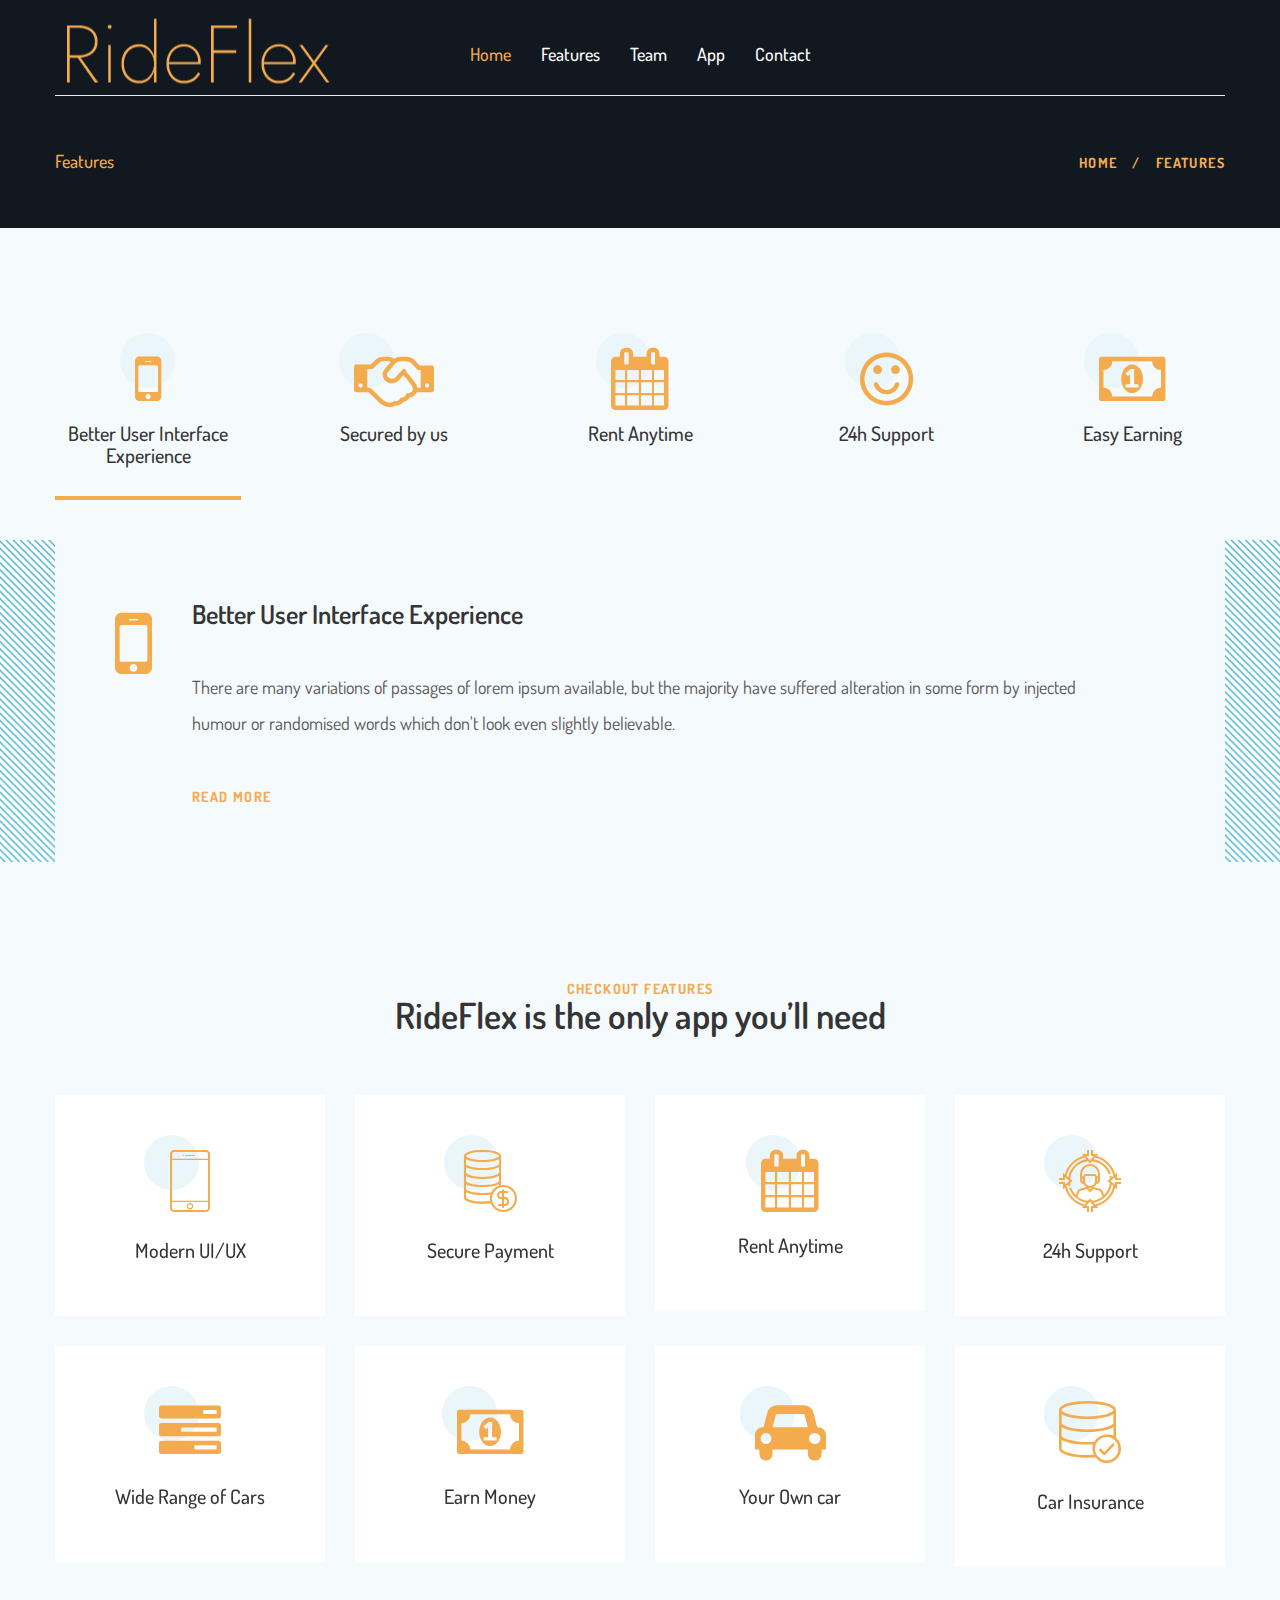
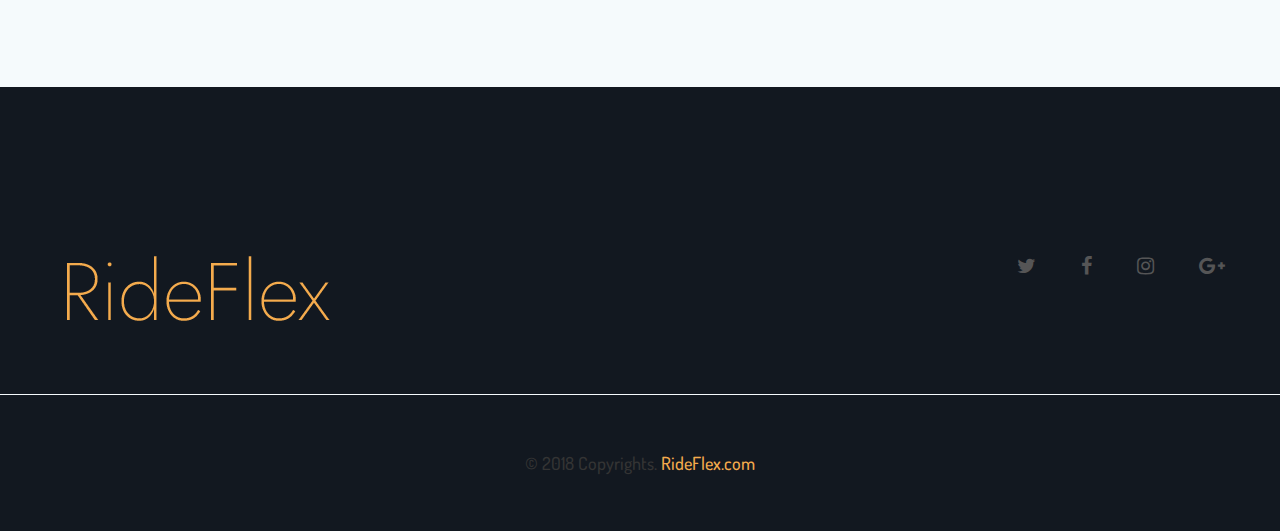
<file: features.html>
<!DOCTYPE html>
<html lang="en">
<head>
    <meta charset="UTF-8" />
    <title>RideFlex - Responsive HTML 5 template</title>
    <!-- mobile responsive meta -->
    <meta name="viewport" content="width=device-width, initial-scale=1">
    <link rel="apple-touch-icon" sizes="57x57" href="img/favicon/apple-icon-57x57.png">
    <link rel="apple-touch-icon" sizes="60x60" href="img/favicon/apple-icon-60x60.png">
    <link rel="apple-touch-icon" sizes="72x72" href="img/favicon/apple-icon-72x72.png">
    <link rel="apple-touch-icon" sizes="76x76" href="img/favicon/apple-icon-76x76.png">
    <link rel="apple-touch-icon" sizes="114x114" href="img/favicon/apple-icon-114x114.png">
    <link rel="apple-touch-icon" sizes="120x120" href="img/favicon/apple-icon-120x120.png">
    <link rel="apple-touch-icon" sizes="144x144" href="img/favicon/apple-icon-144x144.png">
    <link rel="apple-touch-icon" sizes="152x152" href="img/favicon/apple-icon-152x152.png">
    <link rel="apple-touch-icon" sizes="180x180" href="img/favicon/apple-icon-180x180.png">
    <link rel="icon" type="image/png" sizes="192x192"  href="img/favicon/android-icon-192x192.png">
    <link rel="icon" type="image/png" sizes="32x32" href="img/favicon/favicon-32x32.png">
    <link rel="icon" type="image/png" sizes="96x96" href="img/favicon/favicon-96x96.png">
    <link rel="icon" type="image/png" sizes="16x16" href="img/favicon/favicon-16x16.png">
    <link rel="manifest" href="img/favicon/manifest.json">
    <meta name="msapplication-TileColor" content="#ffffff">
    <meta name="msapplication-TileImage" content="/ms-icon-144x144.png">
    <meta name="theme-color" content="#ffffff">
    <link rel="stylesheet" href="css/style.css">
    <link rel="stylesheet" href="css/responsive.css">
</head>
<body class="active-preloader-ovh">

    <div class="preloader">

        <img id="loading-image" src="./img/RideFlex.gif" alt="Loading..." />

</div> 



<header class="header header-home-five">
    <nav class="navbar navbar-default header-navigation stricky">
        <div class="thm-container clearfix">
            <!-- Brand and toggle get grouped for better mobile display -->
            <div class="navbar-header">
                <button type="button" class="navbar-toggle collapsed rideflex-icon-menu" data-toggle="collapse" data-target=".main-navigation" aria-expanded="false"> </button>
                <a class="navbar-brand" href="index.html">
                    <img src="img/header-logo-1.png" alt="Awesome Image"/>
                </a>
            </div>

            <!-- Collect the nav links, forms, and other content for toggling -->
            <div class="collapse navbar-collapse main-navigation mainmenu " id="main-nav-bar">
                
                <ul class="nav navbar-nav navigation-box">
                    <li class="current"> 
                        <a href="index.html">Home</a>
                    </li>
                    <li> <a href="features.html">Features</a> </li>
                    <li> 
                        <a href="team.html">Team</a> 
                    </li>
                    <li> 
                        <a href="app.html">App</a>
                    </li>
                    <li> <a href="contact.html">Contact</a> </li>
                </ul>                
            </div><!-- /.navbar-collapse -->
        </div><!-- /.container -->
    </nav>   
</header><!-- /.header -->


<div class="inner-banner">
    <div class="thm-container clearfix">
        <div class="title pull-left">
            <h3>Features</h3>
        </div><!-- /.title pull-left -->
        <div class="bradcumb pull-right">
            <a href="index.html">Home</a><!--
            --><span class="sep">/</span><!--
            --><span class="page-name">Features</span>
        </div><!-- /.bradcumb -->
    </div><!-- /.thm-container clearfix -->
</div><!-- /.inner-banner -->


<section class="featured-tab-box gray-bg">
    <div class="thm-container">
        <ul class="tab-title-box clearfix" role="tablist">
            <li class="single-tab-title text-center active" data-tab-name="free-trial">
                <a href="#free-trial" aria-controls="free-trial" role="tab" data-toggle="tab">
                    <div class="icon-box">
                        <i class="fa fa-mobile" aria-hidden="true"></i>
                    </div><!-- /.icon-box -->
                    <h3>Better User Interface Experience</h3>
                </a>
            </li><!-- /.single-tab-title -->
            <li class="single-tab-title text-center" data-tab-name="secure-payment">
                <a href="#secure-payment" aria-controls="secure-payment" role="tab" data-toggle="tab">
                    <div class="icon-box">
                        <i class="fa fa-handshake-o" aria-hidden="true"></i>
                    </div><!-- /.icon-box -->
                    <h3>Secured by us</h3>
                </a>
            </li><!-- /.single-tab-title -->
            <li class="single-tab-title text-center" data-tab-name="no-setup">
                <a href="#no-setup" aria-controls="no-setup" role="tab" data-toggle="tab">
                    <div class="icon-box">
                        <i class="fa fa-calendar" aria-hidden="true"></i>
                    </div><!-- /.icon-box -->
                    <h3>Rent Anytime</h3>
                </a>
            </li><!-- /.single-tab-title -->
            <li class="single-tab-title text-center" data-tab-name="support">
                <a href="#support" aria-controls="support" role="tab" data-toggle="tab">
                    <div class="icon-box">
                        <i class="fa fa-smile-o" aria-hidden="true"></i>
                    </div><!-- /.icon-box -->
                    <h3>24h Support</h3>
                </a>
            </li><!-- /.single-tab-title -->
            <li class="single-tab-title text-center" data-tab-name="quick-access">
                <a href="#quick-access" aria-controls="quick-access" role="tab" data-toggle="tab">
                    <div class="icon-box">
                        <i class="fa fa-money" aria-hidden="true"></i>
                    </div><!-- /.icon-box -->
                    <h3>Easy Earning</h3>
                </a>
            </li><!-- /.single-tab-title -->            
        </ul><!-- /.tab-title-box -->
    </div><!-- /.thm-container -->
    <div class="features-tab-content">
        <div class="thm-container">
            <div class="inner gray-bg">
                <div class="tab-content">
                    <div class="tab-pane fade in active" id="free-trial">
                        <div class="single-tab-content">
                            <div class="icon-box">
                                <i class="fa fa-mobile" aria-hidden="true"></i>
                            </div><!-- /.icon-box -->
                            <div class="text-box">
                                <h3>Better User Interface Experience</h3>
                                <p>There are many variations of passages of lorem ipsum available, but the majority have suffered alteration in some form by injected <br /> humour or randomised words which don't look even slightly believable.</p>
                                <a href="#" class="read-more">Read More</a>
                            </div><!-- /.text-box -->
                        </div><!-- /.single-tab-content -->
                    </div><!-- /.tab-pane fade in -->
                    <div class="tab-pane fade in" id="secure-payment">
                        <div class="single-tab-content">
                            <div class="icon-box">
                                <i class="fa fa-handshake-o" aria-hidden="true"></i>
                            </div><!-- /.icon-box -->
                            <div class="text-box">
                                <h3>Secured by us</h3>
                                <p>There are many variations of passages of lorem ipsum available, but the majority have suffered alteration in some form by injected <br /> humour or randomised words which don't look even slightly believable.</p>
                                <a href="#" class="read-more">Read More</a>
                            </div><!-- /.text-box -->
                        </div><!-- /.single-tab-content -->
                    </div><!-- /.tab-pane fade in -->
                    <div class="tab-pane fade in" id="no-setup">
                        <div class="single-tab-content">
                            <div class="icon-box">
                                <i class="fa fa-calendar" aria-hidden="true"></i>                                            
                            </div><!-- /.icon-box -->
                            <div class="text-box">
                                <h3>Rent Anytime</h3>
                                <p>There are many variations of passages of lorem ipsum available, but the majority have suffered alteration in some form by injected <br /> humour or randomised words which don't look even slightly believable.</p>
                                <a href="#" class="read-more">Read More</a>
                            </div><!-- /.text-box -->
                        </div><!-- /.single-tab-content -->
                    </div><!-- /.tab-pane fade in -->
                    <div class="tab-pane fade in" id="support">
                        <div class="single-tab-content">
                            <div class="icon-box">
                                <i class="fa fa-smile-o" aria-hidden="true"></i>
                            </div><!-- /.icon-box -->
                            <div class="text-box">
                                <h3>24h Support</h3>
                                <p>There are many variations of passages of lorem ipsum available, but the majority have suffered alteration in some form by injected <br /> humour or randomised words which don't look even slightly believable.</p>
                                <a href="#" class="read-more">Read More</a>
                            </div><!-- /.text-box -->
                        </div><!-- /.single-tab-content -->
                    </div><!-- /.tab-pane fade in -->
                    <div class="tab-pane fade in" id="quick-access">
                        <div class="single-tab-content">
                            <div class="icon-box">
                                <i class="fa fa-money" aria-hidden="true"></i>
                            </div><!-- /.icon-box -->
                            <div class="text-box">
                                <h3>Easy Earning</h3>
                                <p>There are many variations of passages of lorem ipsum available, but the majority have suffered alteration in some form by injected <br /> humour or randomised words which don't look even slightly believable.</p>
                                <a href="#" class="read-more">Read More</a>
                            </div><!-- /.text-box -->
                        </div><!-- /.single-tab-content -->
                    </div><!-- /.tab-pane fade in -->
                </div><!-- /.tab-content -->
            </div><!-- /.inner -->
        </div><!-- /.thm-container -->
    </div><!-- /.features-tab-content -->
</section><!-- /.featured-tab-box -->

<section class="features-style-one gray-bg sec-pad">
    <div class="thm-container">
        <div class="sec-title text-center">
            <span>Checkout features</span>
            <h3>RideFlex is the only app you’ll need</h3>
        </div><!-- /.sec-title text-center -->
        <div class="row">
            <div class="col-md-3 col-sm-6 col-xs-12">
                <div class="single-features-style-one hvr-bounce-to-bottom text-center">
                    <div class="icon-box">
                        <i class="mixup-icon-smartphone"></i>
                    </div><!-- /.icon-box -->
                    <h3>Modern UI/UX</h3>
                </div><!-- /.single-features-style-one hvr-bounce-to-bottom -->
            </div><!-- /.col-md-3 -->
            <div class="col-md-3 col-sm-6 col-xs-12">
                <div class="single-features-style-one hvr-bounce-to-bottom text-center">
                    <div class="icon-box">
                        <i class="mixup-icon-data"></i>
                    </div><!-- /.icon-box -->
                    <h3>Secure Payment</h3>
                </div><!-- /.single-features-style-one hvr-bounce-to-bottom -->
            </div><!-- /.col-md-3 -->
            <div class="col-md-3 col-sm-6 col-xs-12">
                <div class="single-features-style-one hvr-bounce-to-bottom text-center">
                    <div class="icon-box">
                        <i class="fa fa-calendar" aria-hidden="true"></i>
                    </div><!-- /.icon-box -->
                    <h3>Rent Anytime</h3>
                </div><!-- /.single-features-style-one hvr-bounce-to-bottom -->
            </div><!-- /.col-md-3 -->
            <div class="col-md-3 col-sm-6 col-xs-12">
                <div class="single-features-style-one hvr-bounce-to-bottom text-center">
                    <div class="icon-box">
                        <i class="mixup-icon-business"></i>
                    </div><!-- /.icon-box -->
                    <h3>24h Support</h3>
                </div><!-- /.single-features-style-one hvr-bounce-to-bottom -->
            </div><!-- /.col-md-3 -->
            <div class="col-md-3 col-sm-6 col-xs-12">
                <div class="single-features-style-one hvr-bounce-to-bottom text-center">
                    <div class="icon-box">
                        <i class="fa fa-tasks" aria-hidden="true"></i>
                    </div><!-- /.icon-box -->
                    <h3>Wide Range of Cars</h3>
                </div><!-- /.single-features-style-one hvr-bounce-to-bottom -->
            </div><!-- /.col-md-3 -->
            <div class="col-md-3 col-sm-6 col-xs-12">
                <div class="single-features-style-one hvr-bounce-to-bottom text-center">
                    <div class="icon-box">
                        <i class="fa fa-money" aria-hidden="true"></i>
                    </div><!-- /.icon-box -->
                    <h3>Earn Money</h3>
                </div><!-- /.single-features-style-one hvr-bounce-to-bottom -->
            </div><!-- /.col-md-3 -->
            <div class="col-md-3 col-sm-6 col-xs-12">
                <div class="single-features-style-one hvr-bounce-to-bottom text-center">
                    <div class="icon-box">
                        <i class="fa fa-car" aria-hidden="true"></i>
                    </div><!-- /.icon-box -->
                    <h3>Your Own car</h3>
                </div><!-- /.single-features-style-one hvr-bounce-to-bottom -->
            </div><!-- /.col-md-3 -->
            <div class="col-md-3 col-sm-6 col-xs-12">
                <div class="single-features-style-one hvr-bounce-to-bottom text-center">
                    <div class="icon-box">
                        <i class="mixup-icon-check"></i>
                    </div><!-- /.icon-box -->
                    <h3>Car Insurance</h3>
                </div><!-- /.single-features-style-one -->
            </div><!-- /.col-md-3 -->
        </div><!-- /.row -->
    </div><!-- /.thm-container -->
</section><!-- /.features-style-one -->

<footer class="footer-style-one">    
        <div class="footer-top clearfix">
            <div class="thm-container">
                <a href="index.html" class="footer-logo pull-left"><img src="img/footer-logo-1.png" alt="Awesome Image"/></a>
                <div class="social pull-right">
                    <a href="#" class="fa fa-twitter"></a><!--
                    --><a href="#" class="fa fa-facebook"></a><!--
                    --><a href="#" class="fa fa-instagram"></a><!--
                    --><a href="#" class="fa fa-google-plus"></a>
                </div><!-- /.social pull-right -->
            </div><!-- /.thm-container -->
        </div><!-- /.footer-top -->
        <div class="footer-bottom text-center">
            <div class="thm-container">
                <p>&copy; 2018 Copyrights. <a href="#">RideFlex.com</a></p>
            </div><!-- /.thm-container -->
        </div><!-- /.footer-bottom text-center -->
</footer><!-- /.footer-style-one -->


<div class="scroll-to-top scroll-to-target" data-target="html"><i class="fa fa-angle-up"></i></div>                    

<script src="js/jquery.js"></script>

<script src="js/bootstrap.min.js"></script>
<script src="js/bootstrap-select.min.js"></script>
<script src="js/jquery.validate.min.js"></script>
<script src="js/owl.carousel.min.js"></script>
<script src="js/isotope.js"></script>
<script src="js/jquery.magnific-popup.min.js"></script>
<script src="js/waypoints.min.js"></script>
<script src="js/jquery.counterup.min.js"></script>
<script src="js/wow.min.js"></script>
<script src="js/jquery.easing.min.js"></script>
<script src="js/custom.js"></script>

</body>
</html>
</file>
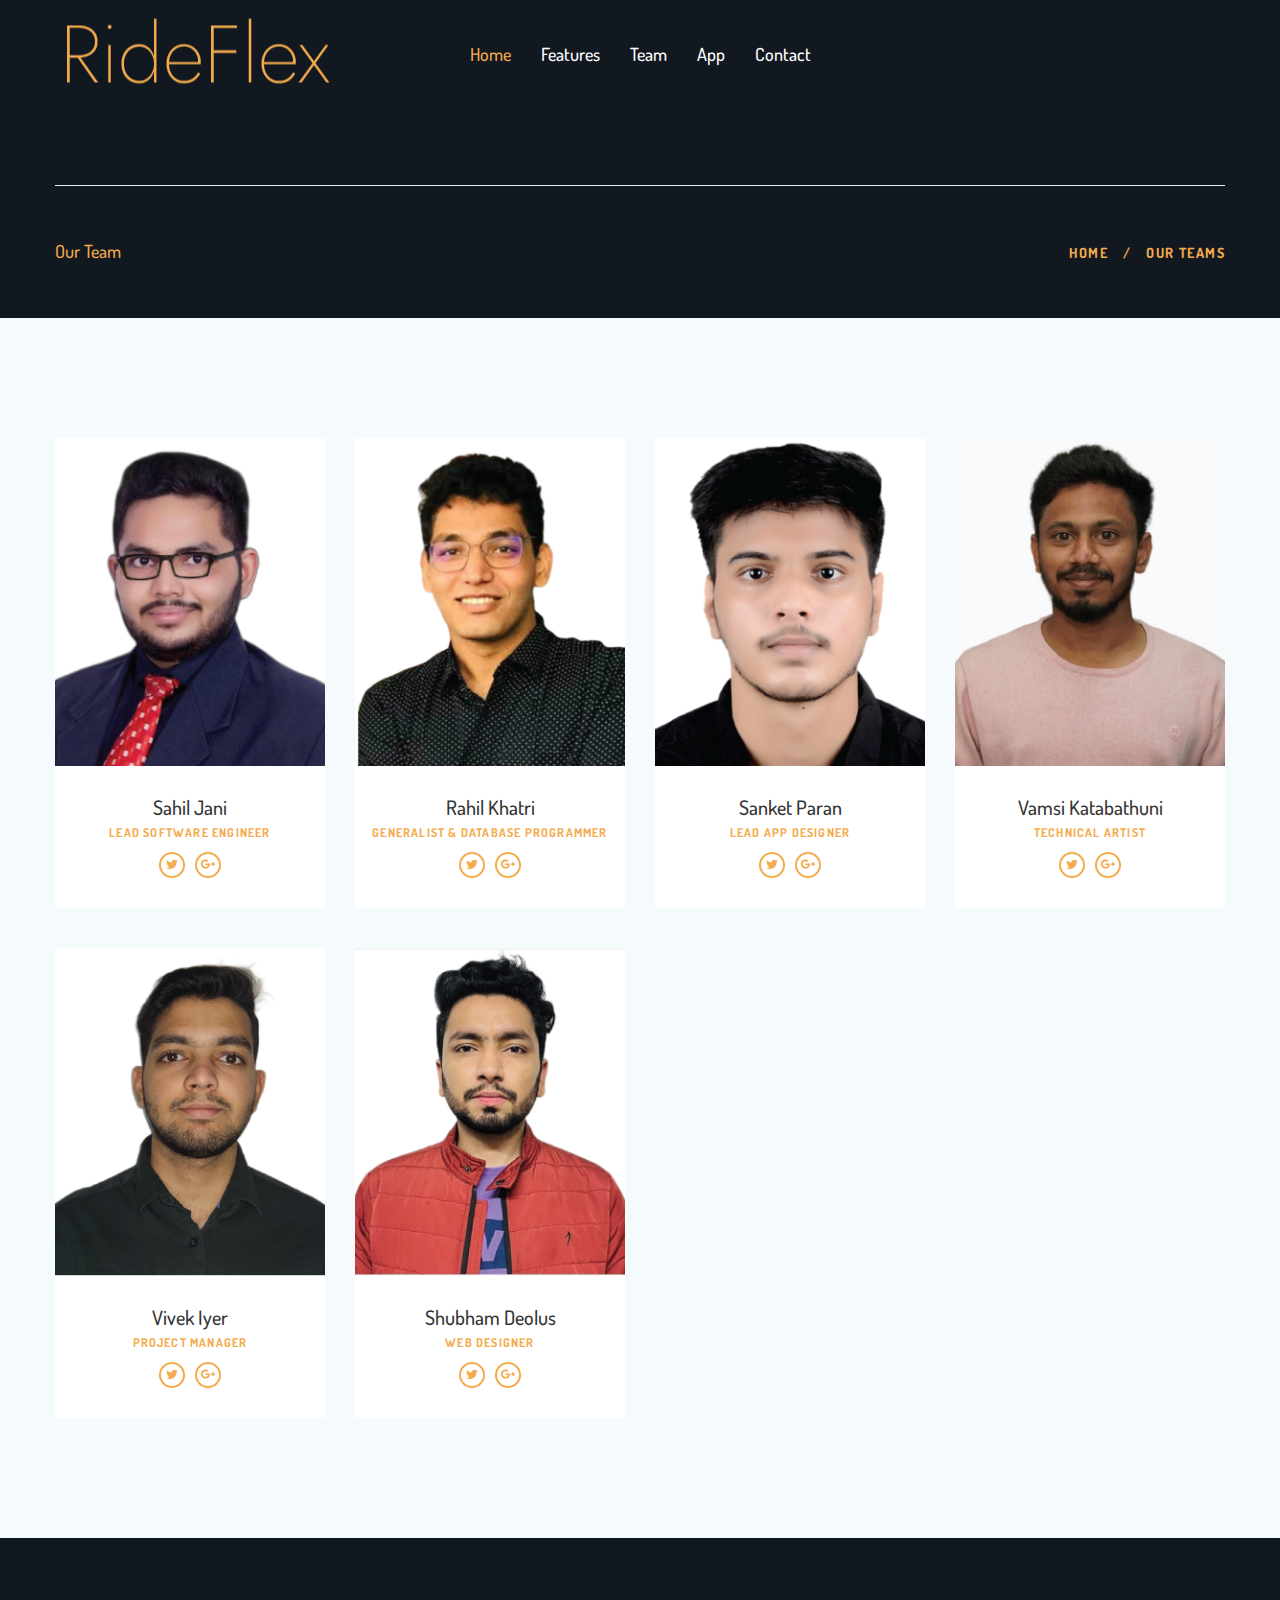
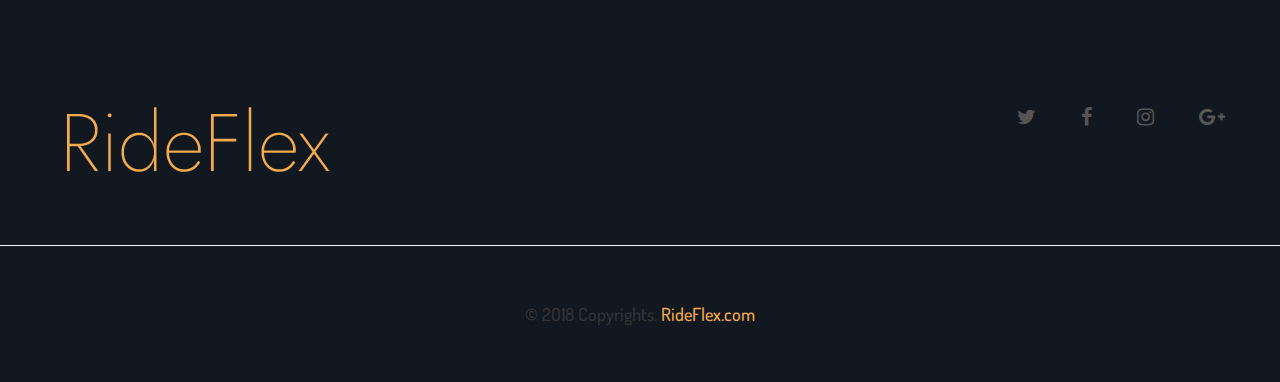
<file: team.html>
<!DOCTYPE html>
<html lang="en">
<head>
    <meta charset="UTF-8" />
    <title>RideFlex - Team</title>
    <!-- mobile responsive meta -->
    <meta name="viewport" content="width=device-width, initial-scale=1">
    <link rel="apple-touch-icon" sizes="57x57" href="img/favicon/apple-icon-57x57.png">
    <link rel="apple-touch-icon" sizes="60x60" href="img/favicon/apple-icon-60x60.png">
    <link rel="apple-touch-icon" sizes="72x72" href="img/favicon/apple-icon-72x72.png">
    <link rel="apple-touch-icon" sizes="76x76" href="img/favicon/apple-icon-76x76.png">
    <link rel="apple-touch-icon" sizes="114x114" href="img/favicon/apple-icon-114x114.png">
    <link rel="apple-touch-icon" sizes="120x120" href="img/favicon/apple-icon-120x120.png">
    <link rel="apple-touch-icon" sizes="144x144" href="img/favicon/apple-icon-144x144.png">
    <link rel="apple-touch-icon" sizes="152x152" href="img/favicon/apple-icon-152x152.png">
    <link rel="apple-touch-icon" sizes="180x180" href="img/favicon/apple-icon-180x180.png">
    <link rel="icon" type="image/png" sizes="192x192"  href="img/favicon/android-icon-192x192.png">
    <link rel="stylesheet" href="https://cdnjs.cloudflare.com/ajax/libs/font-awesome/4.7.0/css/font-awesome.min.css">
    <link rel="icon" type="image/png" sizes="32x32" href="img/favicon/favicon-32x32.png">
    <link rel="icon" type="image/png" sizes="96x96" href="img/favicon/favicon-96x96.png">
    <link rel="icon" type="image/png" sizes="16x16" href="img/favicon/favicon-16x16.png">
    <link rel="manifest" href="img/favicon/manifest.json">
    <meta name="msapplication-TileColor" content="#ffffff">
    <meta name="msapplication-TileImage" content="/ms-icon-144x144.png">
    <meta name="theme-color" content="#ffffff">
    <link rel="stylesheet" href="css/style.css">
    <link rel="stylesheet" href="css/responsive.css">
</head>
<body class="active-preloader-ovh">

    <div class="preloader">

        <img id="loading-image" src="./img/RideFlex.gif" alt="Loading..." />

</div> 



<header class="header header-home-inner">
    <nav class="navbar navbar-default header-navigation stricky">
        <div class="thm-container clearfix">
            <!-- Brand and toggle get grouped for better mobile display -->
            <div class="navbar-header">
                <button type="button" class="navbar-toggle collapsed rideflex-icon-menu" data-toggle="collapse" data-target=".main-navigation" aria-expanded="false"> </button>
                <a class="navbar-brand" href="index.html">
                    <img src="img/footer-logo-1.png" class="default-logo" alt="Awesome Image"/>
                    <img src="img/header-logo-1.png" class="sticky-logo" alt="Awesome Image"/>
                </a>
            </div>

            <!-- Collect the nav links, forms, and other content for toggling -->
            <div class="collapse navbar-collapse main-navigation mainmenu " id="main-nav-bar">
                
                <ul class="nav navbar-nav navigation-box">
                    <li class="current"> 
                        <a href="index.html">Home</a>
                    </li>
                    <li> <a href="features.html">Features</a> </li>
                    <li> 
                        <a href="team.html">Team</a> 
                    </li>
                    <li> 
                        <a href="app.html">App</a>
                    </li>
                    <li> <a href="contact.html">Contact</a> </li>
                </ul>                
            </div><!-- /.navbar-collapse -->
        </div><!-- /.container -->
    </nav>   
</header><!-- /.header -->


<div class="inner-banner">
    <div class="thm-container clearfix">
        <div class="title pull-left">
            <h3>Our Team</h3>
        </div><!-- /.title pull-left -->
        <div class="bradcumb pull-right">
            <a href="index.html">Home</a><!--
            --><span class="sep">/</span><!--
            --><span class="page-name">Our Teams</span>
        </div><!-- /.bradcumb -->
    </div><!-- /.thm-container clearfix -->
</div><!-- /.inner-banner -->

<section class="team-style-one gray-bg team-page sec-pad">
    <div class="thm-container">
        <div class="row">
            <div class="col-md-3 col-sm-6 col-xs-12">
                <div class="single-team-style-one">
                    <div class="img-box">
                        <img src="img/Sahil.png" alt="Awesome Image"/>
                        <a href="#" class="view-more">View details</a>
                    </div><!-- /.img-box -->
                    <div class="text-box">
                        <h3>Sahil Jani</h3>
                        <span class="position">Lead Software Engineer</span>
                        <div class="social">
                            <a href="#" class="fa fa-twitter"></a><!--
                            --><a href="#" class="fa fa-google-plus"></a>
                        </div><!-- /.social -->
                    </div><!-- /.text-box -->
                </div><!-- /.single-team-style-one -->
            </div><!-- /.col-md-3 -->
            <div class="col-md-3 col-sm-6 col-xs-12">
                <div class="single-team-style-one">
                    <div class="img-box">
                        <img src="img/Rahil.png" alt="Awesome Image"/>
                        <a href="#" class="view-more">View details</a>
                    </div><!-- /.img-box -->
                    <div class="text-box">
                        <h3>Rahil Khatri</h3>
                        <span class="position">Generalist & Database Programmer</span>
                        <div class="social">
                            <a href="#" class="fa fa-twitter"></a><!--
                            --><a href="#" class="fa fa-google-plus"></a>
                        </div><!-- /.social -->
                    </div><!-- /.text-box -->
                </div><!-- /.single-team-style-one -->
            </div><!-- /.col-md-3 -->
            <div class="col-md-3 col-sm-6 col-xs-12">
                <div class="single-team-style-one">
                    <div class="img-box">
                        <img src="img/Sanket.png" alt="Awesome Image"/>
                        <a href="#" class="view-more">View details</a>
                    </div><!-- /.img-box -->
                    <div class="text-box">
                        <h3>Sanket Paran</h3>
                        <span class="position">Lead App Designer</span>
                        <div class="social">
                            <a href="#" class="fa fa-twitter"></a><!--
                            --><a href="#" class="fa fa-google-plus"></a>
                        </div><!-- /.social -->
                    </div><!-- /.text-box -->
                </div><!-- /.single-team-style-one -->
            </div><!-- /.col-md-3 -->
            <div class="col-md-3 col-sm-6 col-xs-12">
                <div class="single-team-style-one">
                    <div class="img-box">
                        <img src="img/Vamsi.png" alt="Awesome Image"/>
                        <a href="#" class="view-more">View details</a>
                    </div><!-- /.img-box -->
                    <div class="text-box">
                        <h3>Vamsi Katabathuni</h3>
                        <span class="position">Technical Artist</span>
                        <div class="social">
                            <a href="#" class="fa fa-twitter"></a><!--
                            --><a href="#" class="fa fa-google-plus"></a>
                        </div><!-- /.social -->
                    </div><!-- /.text-box -->
                </div><!-- /.single-team-style-one -->
            </div><!-- /.col-md-3 -->
            <div class="col-md-3 col-sm-6 col-xs-12">
                <div class="single-team-style-one">
                    <div class="img-box">
                        <img src="img/Vivek.png" alt="Awesome Image"/>
                        <a href="#" class="view-more">View details</a>
                    </div><!-- /.img-box -->
                    <div class="text-box">
                        <h3>Vivek Iyer</h3>
                        <span class="position">Project Manager</span>
                        <div class="social">
                            <a href="#" class="fa fa-twitter"></a><!--
                            --><a href="#" class="fa fa-google-plus"></a>
                        </div><!-- /.social -->
                    </div><!-- /.text-box -->
                </div><!-- /.single-team-style-one -->
            </div><!-- /.col-md-3 -->
            <div class="col-md-3 col-sm-6 col-xs-12">
                <div class="single-team-style-one">
                    <div class="img-box">
                        <img src="img/Shubham.png" alt="Awesome Image"/>
                        <a href="#" class="view-more">View details</a>
                    </div><!-- /.img-box -->
                    <div class="text-box">
                        <h3>Shubham Deolus</h3>
                        <span class="position">Web Designer</span>
                        <div class="social">
                            <a href="#" class="fa fa-twitter"></a><!--
                            --><a href="#" class="fa fa-google-plus"></a>
                        </div><!-- /.social -->
                    </div><!-- /.text-box -->
                </div><!-- /.single-team-style-one -->
            </div><!-- /.col-md-3 -->
        </div><!-- /.row -->
    </div><!-- /.thm-container -->
</section><!-- /.team-style-one gray-bg-4 sec-pad -->

<footer class="footer-style-one">    
    <div class="footer-top clearfix">
        <div class="thm-container">
            <a href="index.html" class="footer-logo pull-left"><img src="img/footer-logo-1.png" alt="Awesome Image"/></a>
            <div class="social pull-right">
                <a href="#" class="fa fa-twitter"></a><!--
                --><a href="#" class="fa fa-facebook"></a><!--
                --><a href="#" class="fa fa-instagram"></a><!--
                --><a href="#" class="fa fa-google-plus"></a>
            </div><!-- /.social pull-right -->
        </div><!-- /.thm-container -->
    </div><!-- /.footer-top -->
    <div class="footer-bottom text-center">
        <div class="thm-container">
            <p>&copy; 2018 Copyrights. <a href="#">RideFlex.com</a></p>
        </div><!-- /.thm-container -->
    </div><!-- /.footer-bottom text-center -->
</footer><!-- /.footer-style-one -->


          

<script src="js/jquery.js"></script>

<script src="js/bootstrap.min.js"></script>
<script src="js/bootstrap-select.min.js"></script>
<script src="js/jquery.validate.min.js"></script>
<script src="js/owl.carousel.min.js"></script>
<script src="js/isotope.js"></script>
<script src="js/jquery.magnific-popup.min.js"></script>
<script src="js/waypoints.min.js"></script>
<script src="js/jquery.counterup.min.js"></script>
<script src="js/wow.min.js"></script>
<script src="js/jquery.easing.min.js"></script>
<script src="js/custom.js"></script>

</body>
</html>
</file>
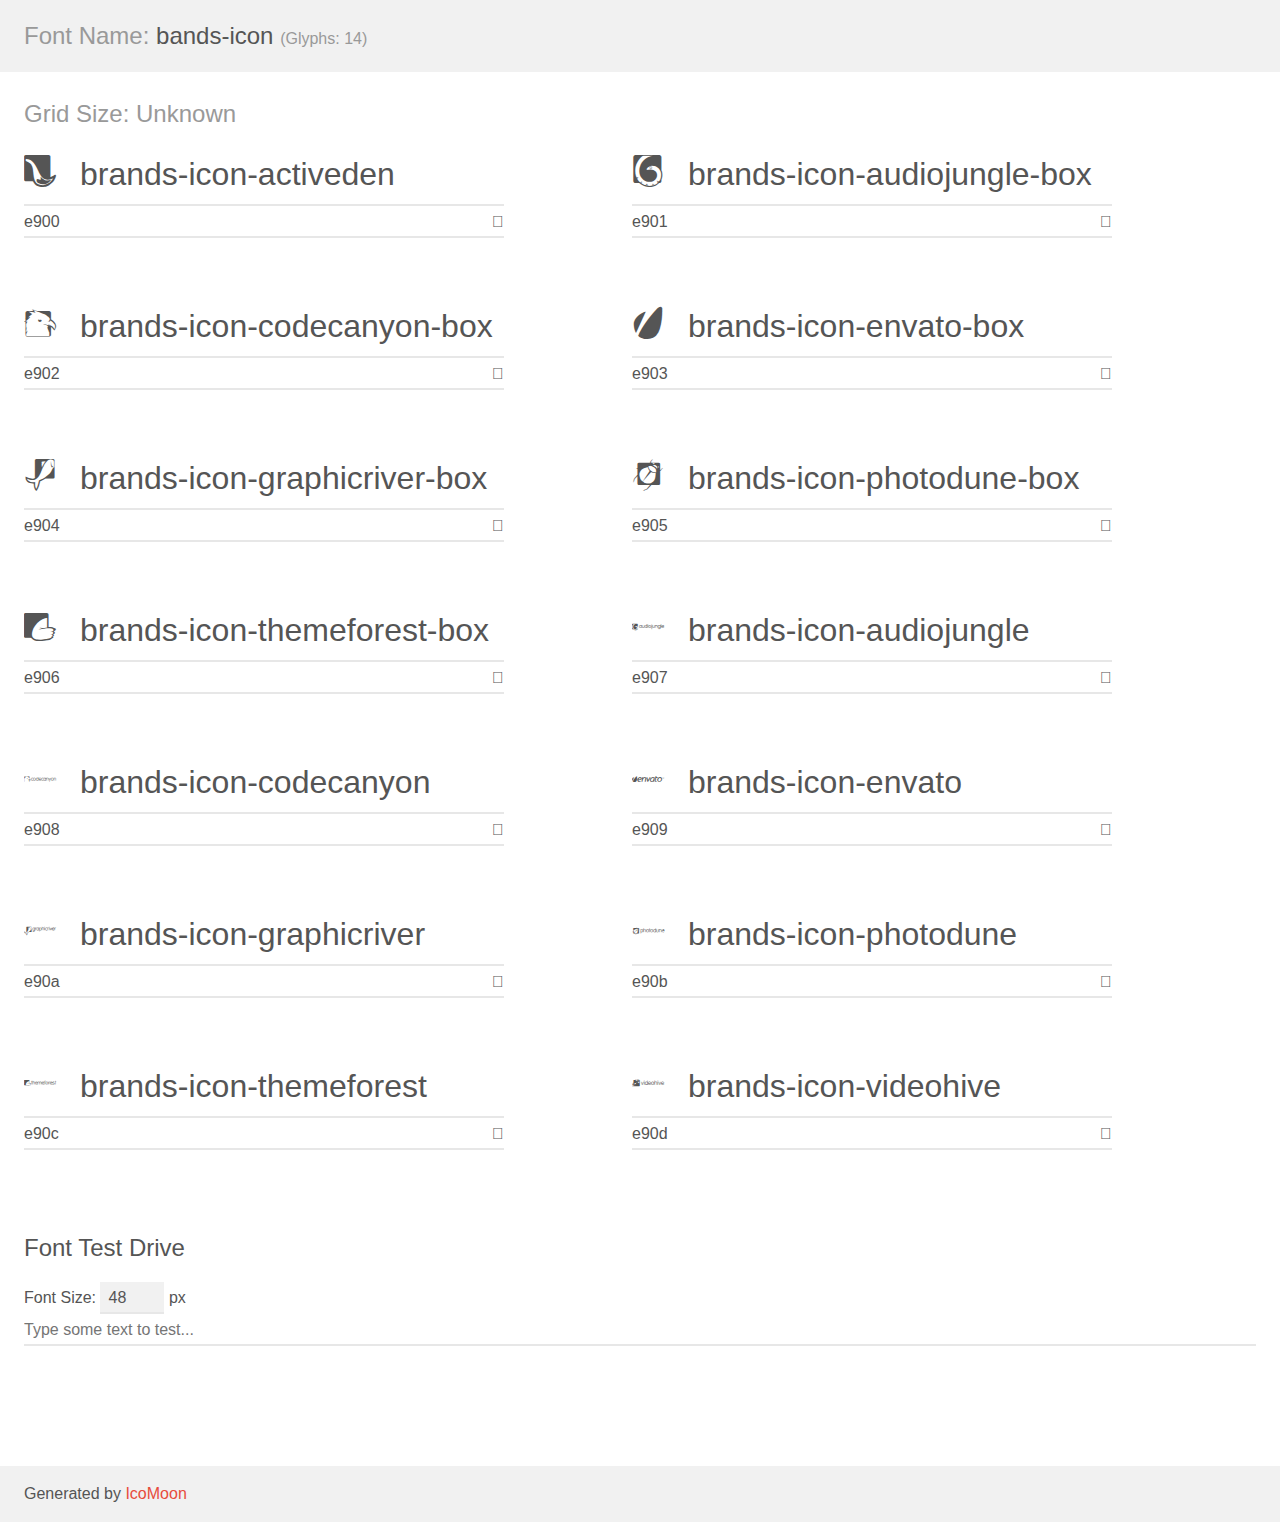
<file: plugins/bands-icon/demo.html>
<!doctype html>
<html>
<head>
    <meta charset="utf-8">
    <title>IcoMoon Demo</title>
    <meta name="description" content="An Icon Font Generated By IcoMoon.io">
    <meta name="viewport" content="width=device-width, initial-scale=1">
    <link rel="stylesheet" href="demo-files/demo.css">
    <link rel="stylesheet" href="style.css"></head>
<body>
    <div class="bgc1 clearfix">
        <h1 class="mhmm mvm"><span class="fgc1">Font Name:</span> bands-icon <small class="fgc1">(Glyphs:&nbsp;14)</small></h1>
    </div>
    <div class="clearfix mhl ptl">
        <h1 class="mvm mtn fgc1">Grid Size: Unknown</h1>
        <div class="glyph fs1">
            <div class="clearfix bshadow0 pbs">
                <span class="brands-icon-activeden">
                
                </span>
                <span class="mls"> brands-icon-activeden</span>
            </div>
            <fieldset class="fs0 size1of1 clearfix hidden-false">
                <input type="text" readonly value="e900" class="unit size1of2" />
                <input type="text" maxlength="1" readonly value="&#xe900;" class="unitRight size1of2 talign-right" />
            </fieldset>
            <div class="fs0 bshadow0 clearfix hidden-true">
                <span class="unit pvs fgc1">liga: </span>
                <input type="text" readonly value="" class="liga unitRight" />
            </div>
        </div>
        <div class="glyph fs1">
            <div class="clearfix bshadow0 pbs">
                <span class="brands-icon-audiojungle-box">
                
                </span>
                <span class="mls"> brands-icon-audiojungle-box</span>
            </div>
            <fieldset class="fs0 size1of1 clearfix hidden-false">
                <input type="text" readonly value="e901" class="unit size1of2" />
                <input type="text" maxlength="1" readonly value="&#xe901;" class="unitRight size1of2 talign-right" />
            </fieldset>
            <div class="fs0 bshadow0 clearfix hidden-true">
                <span class="unit pvs fgc1">liga: </span>
                <input type="text" readonly value="" class="liga unitRight" />
            </div>
        </div>
        <div class="glyph fs1">
            <div class="clearfix bshadow0 pbs">
                <span class="brands-icon-codecanyon-box">
                
                </span>
                <span class="mls"> brands-icon-codecanyon-box</span>
            </div>
            <fieldset class="fs0 size1of1 clearfix hidden-false">
                <input type="text" readonly value="e902" class="unit size1of2" />
                <input type="text" maxlength="1" readonly value="&#xe902;" class="unitRight size1of2 talign-right" />
            </fieldset>
            <div class="fs0 bshadow0 clearfix hidden-true">
                <span class="unit pvs fgc1">liga: </span>
                <input type="text" readonly value="" class="liga unitRight" />
            </div>
        </div>
        <div class="glyph fs1">
            <div class="clearfix bshadow0 pbs">
                <span class="brands-icon-envato-box">
                
                </span>
                <span class="mls"> brands-icon-envato-box</span>
            </div>
            <fieldset class="fs0 size1of1 clearfix hidden-false">
                <input type="text" readonly value="e903" class="unit size1of2" />
                <input type="text" maxlength="1" readonly value="&#xe903;" class="unitRight size1of2 talign-right" />
            </fieldset>
            <div class="fs0 bshadow0 clearfix hidden-true">
                <span class="unit pvs fgc1">liga: </span>
                <input type="text" readonly value="" class="liga unitRight" />
            </div>
        </div>
        <div class="glyph fs1">
            <div class="clearfix bshadow0 pbs">
                <span class="brands-icon-graphicriver-box">
                
                </span>
                <span class="mls"> brands-icon-graphicriver-box</span>
            </div>
            <fieldset class="fs0 size1of1 clearfix hidden-false">
                <input type="text" readonly value="e904" class="unit size1of2" />
                <input type="text" maxlength="1" readonly value="&#xe904;" class="unitRight size1of2 talign-right" />
            </fieldset>
            <div class="fs0 bshadow0 clearfix hidden-true">
                <span class="unit pvs fgc1">liga: </span>
                <input type="text" readonly value="" class="liga unitRight" />
            </div>
        </div>
        <div class="glyph fs1">
            <div class="clearfix bshadow0 pbs">
                <span class="brands-icon-photodune-box">
                
                </span>
                <span class="mls"> brands-icon-photodune-box</span>
            </div>
            <fieldset class="fs0 size1of1 clearfix hidden-false">
                <input type="text" readonly value="e905" class="unit size1of2" />
                <input type="text" maxlength="1" readonly value="&#xe905;" class="unitRight size1of2 talign-right" />
            </fieldset>
            <div class="fs0 bshadow0 clearfix hidden-true">
                <span class="unit pvs fgc1">liga: </span>
                <input type="text" readonly value="" class="liga unitRight" />
            </div>
        </div>
        <div class="glyph fs1">
            <div class="clearfix bshadow0 pbs">
                <span class="brands-icon-themeforest-box">
                
                </span>
                <span class="mls"> brands-icon-themeforest-box</span>
            </div>
            <fieldset class="fs0 size1of1 clearfix hidden-false">
                <input type="text" readonly value="e906" class="unit size1of2" />
                <input type="text" maxlength="1" readonly value="&#xe906;" class="unitRight size1of2 talign-right" />
            </fieldset>
            <div class="fs0 bshadow0 clearfix hidden-true">
                <span class="unit pvs fgc1">liga: </span>
                <input type="text" readonly value="" class="liga unitRight" />
            </div>
        </div>
        <div class="glyph fs1">
            <div class="clearfix bshadow0 pbs">
                <span class="brands-icon-audiojungle">
                
                </span>
                <span class="mls"> brands-icon-audiojungle</span>
            </div>
            <fieldset class="fs0 size1of1 clearfix hidden-false">
                <input type="text" readonly value="e907" class="unit size1of2" />
                <input type="text" maxlength="1" readonly value="&#xe907;" class="unitRight size1of2 talign-right" />
            </fieldset>
            <div class="fs0 bshadow0 clearfix hidden-true">
                <span class="unit pvs fgc1">liga: </span>
                <input type="text" readonly value="" class="liga unitRight" />
            </div>
        </div>
        <div class="glyph fs1">
            <div class="clearfix bshadow0 pbs">
                <span class="brands-icon-codecanyon">
                
                </span>
                <span class="mls"> brands-icon-codecanyon</span>
            </div>
            <fieldset class="fs0 size1of1 clearfix hidden-false">
                <input type="text" readonly value="e908" class="unit size1of2" />
                <input type="text" maxlength="1" readonly value="&#xe908;" class="unitRight size1of2 talign-right" />
            </fieldset>
            <div class="fs0 bshadow0 clearfix hidden-true">
                <span class="unit pvs fgc1">liga: </span>
                <input type="text" readonly value="" class="liga unitRight" />
            </div>
        </div>
        <div class="glyph fs1">
            <div class="clearfix bshadow0 pbs">
                <span class="brands-icon-envato">
                
                </span>
                <span class="mls"> brands-icon-envato</span>
            </div>
            <fieldset class="fs0 size1of1 clearfix hidden-false">
                <input type="text" readonly value="e909" class="unit size1of2" />
                <input type="text" maxlength="1" readonly value="&#xe909;" class="unitRight size1of2 talign-right" />
            </fieldset>
            <div class="fs0 bshadow0 clearfix hidden-true">
                <span class="unit pvs fgc1">liga: </span>
                <input type="text" readonly value="" class="liga unitRight" />
            </div>
        </div>
        <div class="glyph fs1">
            <div class="clearfix bshadow0 pbs">
                <span class="brands-icon-graphicriver">
                
                </span>
                <span class="mls"> brands-icon-graphicriver</span>
            </div>
            <fieldset class="fs0 size1of1 clearfix hidden-false">
                <input type="text" readonly value="e90a" class="unit size1of2" />
                <input type="text" maxlength="1" readonly value="&#xe90a;" class="unitRight size1of2 talign-right" />
            </fieldset>
            <div class="fs0 bshadow0 clearfix hidden-true">
                <span class="unit pvs fgc1">liga: </span>
                <input type="text" readonly value="" class="liga unitRight" />
            </div>
        </div>
        <div class="glyph fs1">
            <div class="clearfix bshadow0 pbs">
                <span class="brands-icon-photodune">
                
                </span>
                <span class="mls"> brands-icon-photodune</span>
            </div>
            <fieldset class="fs0 size1of1 clearfix hidden-false">
                <input type="text" readonly value="e90b" class="unit size1of2" />
                <input type="text" maxlength="1" readonly value="&#xe90b;" class="unitRight size1of2 talign-right" />
            </fieldset>
            <div class="fs0 bshadow0 clearfix hidden-true">
                <span class="unit pvs fgc1">liga: </span>
                <input type="text" readonly value="" class="liga unitRight" />
            </div>
        </div>
        <div class="glyph fs1">
            <div class="clearfix bshadow0 pbs">
                <span class="brands-icon-themeforest">
                
                </span>
                <span class="mls"> brands-icon-themeforest</span>
            </div>
            <fieldset class="fs0 size1of1 clearfix hidden-false">
                <input type="text" readonly value="e90c" class="unit size1of2" />
                <input type="text" maxlength="1" readonly value="&#xe90c;" class="unitRight size1of2 talign-right" />
            </fieldset>
            <div class="fs0 bshadow0 clearfix hidden-true">
                <span class="unit pvs fgc1">liga: </span>
                <input type="text" readonly value="" class="liga unitRight" />
            </div>
        </div>
        <div class="glyph fs1">
            <div class="clearfix bshadow0 pbs">
                <span class="brands-icon-videohive">
                
                </span>
                <span class="mls"> brands-icon-videohive</span>
            </div>
            <fieldset class="fs0 size1of1 clearfix hidden-false">
                <input type="text" readonly value="e90d" class="unit size1of2" />
                <input type="text" maxlength="1" readonly value="&#xe90d;" class="unitRight size1of2 talign-right" />
            </fieldset>
            <div class="fs0 bshadow0 clearfix hidden-true">
                <span class="unit pvs fgc1">liga: </span>
                <input type="text" readonly value="" class="liga unitRight" />
            </div>
        </div>
    </div>

    <!--[if gt IE 8]><!-->
    <div class="mhl clearfix mbl">
        <h1>Font Test Drive</h1>
        <label>
            Font Size: <input id="fontSize" type="number" class="textbox0 mbm"
            min="8" value="48" />
            px
        </label>
        <input id="testText" type="text" class="phl size1of1 mvl"
        placeholder="Type some text to test..." value=""/>
        <div id="testDrive" class="brands-icon-">&nbsp;
        </div>
    </div>
    <!--<![endif]-->
    <div class="bgc1 clearfix">
        <p class="mhl">Generated by <a href="https://icomoon.io/app">IcoMoon</a></p>
    </div>

    <script src="demo-files/demo.js"></script>
</body>
</html>
</file>
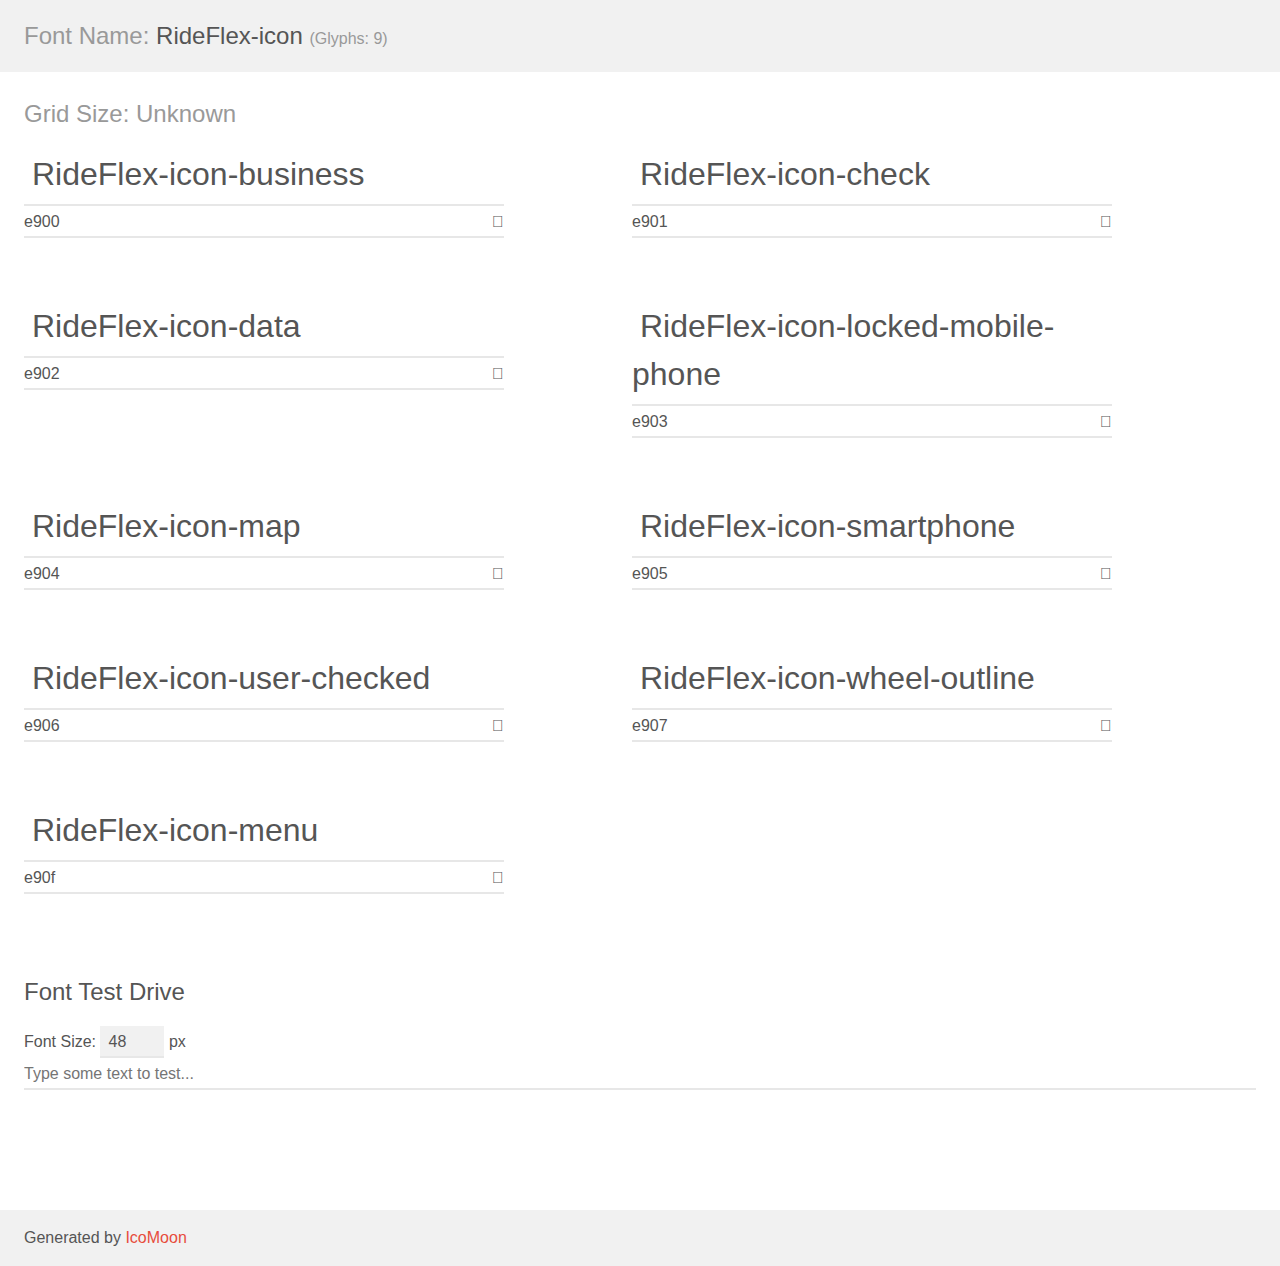
<file: plugins/mixup-icon/demo.html>
<!doctype html>
<html>
<head>
    <meta charset="utf-8">
    <title>IcoMoon Demo</title>
    <meta name="description" content="An Icon Font Generated By IcoMoon.io">
    <meta name="viewport" content="width=device-width, initial-scale=1">
    <link rel="stylesheet" href="demo-files/demo.css">
    <link rel="stylesheet" href="style.css"></head>
<body>
    <div class="bgc1 clearfix">
        <h1 class="mhmm mvm"><span class="fgc1">Font Name:</span> RideFlex-icon <small class="fgc1">(Glyphs:&nbsp;9)</small></h1>
    </div>
    <div class="clearfix mhl ptl">
        <h1 class="mvm mtn fgc1">Grid Size: Unknown</h1>
        <div class="glyph fs1">
            <div class="clearfix bshadow0 pbs">
                <span class="RideFlex-icon-business">
                
                </span>
                <span class="mls"> RideFlex-icon-business</span>
            </div>
            <fieldset class="fs0 size1of1 clearfix hidden-false">
                <input type="text" readonly value="e900" class="unit size1of2" />
                <input type="text" maxlength="1" readonly value="&#xe900;" class="unitRight size1of2 talign-right" />
            </fieldset>
            <div class="fs0 bshadow0 clearfix hidden-true">
                <span class="unit pvs fgc1">liga: </span>
                <input type="text" readonly value="" class="liga unitRight" />
            </div>
        </div>
        <div class="glyph fs1">
            <div class="clearfix bshadow0 pbs">
                <span class="RideFlex-icon-check">
                
                </span>
                <span class="mls"> RideFlex-icon-check</span>
            </div>
            <fieldset class="fs0 size1of1 clearfix hidden-false">
                <input type="text" readonly value="e901" class="unit size1of2" />
                <input type="text" maxlength="1" readonly value="&#xe901;" class="unitRight size1of2 talign-right" />
            </fieldset>
            <div class="fs0 bshadow0 clearfix hidden-true">
                <span class="unit pvs fgc1">liga: </span>
                <input type="text" readonly value="" class="liga unitRight" />
            </div>
        </div>
        <div class="glyph fs1">
            <div class="clearfix bshadow0 pbs">
                <span class="RideFlex-icon-data">
                
                </span>
                <span class="mls"> RideFlex-icon-data</span>
            </div>
            <fieldset class="fs0 size1of1 clearfix hidden-false">
                <input type="text" readonly value="e902" class="unit size1of2" />
                <input type="text" maxlength="1" readonly value="&#xe902;" class="unitRight size1of2 talign-right" />
            </fieldset>
            <div class="fs0 bshadow0 clearfix hidden-true">
                <span class="unit pvs fgc1">liga: </span>
                <input type="text" readonly value="" class="liga unitRight" />
            </div>
        </div>
        <div class="glyph fs1">
            <div class="clearfix bshadow0 pbs">
                <span class="RideFlex-icon-locked-mobile-phone">
                
                </span>
                <span class="mls"> RideFlex-icon-locked-mobile-phone</span>
            </div>
            <fieldset class="fs0 size1of1 clearfix hidden-false">
                <input type="text" readonly value="e903" class="unit size1of2" />
                <input type="text" maxlength="1" readonly value="&#xe903;" class="unitRight size1of2 talign-right" />
            </fieldset>
            <div class="fs0 bshadow0 clearfix hidden-true">
                <span class="unit pvs fgc1">liga: </span>
                <input type="text" readonly value="" class="liga unitRight" />
            </div>
        </div>
        <div class="glyph fs1">
            <div class="clearfix bshadow0 pbs">
                <span class="RideFlex-icon-map">
                
                </span>
                <span class="mls"> RideFlex-icon-map</span>
            </div>
            <fieldset class="fs0 size1of1 clearfix hidden-false">
                <input type="text" readonly value="e904" class="unit size1of2" />
                <input type="text" maxlength="1" readonly value="&#xe904;" class="unitRight size1of2 talign-right" />
            </fieldset>
            <div class="fs0 bshadow0 clearfix hidden-true">
                <span class="unit pvs fgc1">liga: </span>
                <input type="text" readonly value="" class="liga unitRight" />
            </div>
        </div>
        <div class="glyph fs1">
            <div class="clearfix bshadow0 pbs">
                <span class="RideFlex-icon-smartphone">
                
                </span>
                <span class="mls"> RideFlex-icon-smartphone</span>
            </div>
            <fieldset class="fs0 size1of1 clearfix hidden-false">
                <input type="text" readonly value="e905" class="unit size1of2" />
                <input type="text" maxlength="1" readonly value="&#xe905;" class="unitRight size1of2 talign-right" />
            </fieldset>
            <div class="fs0 bshadow0 clearfix hidden-true">
                <span class="unit pvs fgc1">liga: </span>
                <input type="text" readonly value="" class="liga unitRight" />
            </div>
        </div>
        <div class="glyph fs1">
            <div class="clearfix bshadow0 pbs">
                <span class="RideFlex-icon-user-checked">
                
                </span>
                <span class="mls"> RideFlex-icon-user-checked</span>
            </div>
            <fieldset class="fs0 size1of1 clearfix hidden-false">
                <input type="text" readonly value="e906" class="unit size1of2" />
                <input type="text" maxlength="1" readonly value="&#xe906;" class="unitRight size1of2 talign-right" />
            </fieldset>
            <div class="fs0 bshadow0 clearfix hidden-true">
                <span class="unit pvs fgc1">liga: </span>
                <input type="text" readonly value="" class="liga unitRight" />
            </div>
        </div>
        <div class="glyph fs1">
            <div class="clearfix bshadow0 pbs">
                <span class="RideFlex-icon-wheel-outline">
                
                </span>
                <span class="mls"> RideFlex-icon-wheel-outline</span>
            </div>
            <fieldset class="fs0 size1of1 clearfix hidden-false">
                <input type="text" readonly value="e907" class="unit size1of2" />
                <input type="text" maxlength="1" readonly value="&#xe907;" class="unitRight size1of2 talign-right" />
            </fieldset>
            <div class="fs0 bshadow0 clearfix hidden-true">
                <span class="unit pvs fgc1">liga: </span>
                <input type="text" readonly value="" class="liga unitRight" />
            </div>
        </div>
        <div class="glyph fs1">
            <div class="clearfix bshadow0 pbs">
                <span class="RideFlex-icon-menu">
                
                </span>
                <span class="mls"> RideFlex-icon-menu</span>
            </div>
            <fieldset class="fs0 size1of1 clearfix hidden-false">
                <input type="text" readonly value="e90f" class="unit size1of2" />
                <input type="text" maxlength="1" readonly value="&#xe90f;" class="unitRight size1of2 talign-right" />
            </fieldset>
            <div class="fs0 bshadow0 clearfix hidden-true">
                <span class="unit pvs fgc1">liga: </span>
                <input type="text" readonly value="" class="liga unitRight" />
            </div>
        </div>
    </div>

    <!--[if gt IE 8]><!-->
    <div class="mhl clearfix mbl">
        <h1>Font Test Drive</h1>
        <label>
            Font Size: <input id="fontSize" type="number" class="textbox0 mbm"
            min="8" value="48" />
            px
        </label>
        <input id="testText" type="text" class="phl size1of1 mvl"
        placeholder="Type some text to test..." value=""/>
        <div id="testDrive" class="RideFlex-icon-">&nbsp;
        </div>
    </div>
    <!--<![endif]-->
    <div class="bgc1 clearfix">
        <p class="mhl">Generated by <a href="https://icomoon.io/app">IcoMoon</a></p>
    </div>

    <script src="demo-files/demo.js"></script>
</body>
</html>
</file>
<file: css/style.css>
/***************************************************************************************************************
|||||||||||||||||||||||||||||||       MASTER STYLESHEET FOR RIDEFLEX             ||||||||||||||||||||||||||||||||||
****************************************************************************************************************
||||||||||||||||||||||||||||              TABLE OF CONTENT                  ||||||||||||||||||||||||||||||||||||
****************************************************************************************************************
****************************************************************************************************************
* 1. imported styles 
* 2. miscelnious styles 
* 3. header styles 
* 4. banner styles 
* 5. features styles 
* 6. video box styles 
* 7. grow styles 
* 8. app screenshots styles 
* 9. brand styles 
* 10. testimonials styles 
* 11. subscribe styles 
* 12. cta styles 
* 13. faq styles 
* 14. footer styles 
* 15. inner banner styles 
* 16. blog styles 
* 17. sidebar styles 
* 18. contact styles 
* 19. error 404 styles 
* 20. pricing style
* 21. team style
* 22. home page five customize
* 23. home page six customize
* 24. home page three customize
* 25. home page four customize
****************************************************************************************************************
||||||||||||||||||||||||||||            End TABLE OF CONTENT                ||||||||||||||||||||||||||||||||||||
****************************************************************************************************************/
/************************** 
* 1. imported styles 
***************************/
@import url(https://fonts.googleapis.com/css?family=Dosis:200,300,400,500,600,700,800);
@import url(bootstrap.min.css);
@import url(bootstrap-select.min.css);
@import url(owl.carousel.css);
@import url(owl.theme.default.min.css);
@import url(nouislider.css);
@import url(nouislider.pips.css);
@import url(jquery.bootstrap-touchspin.css);
@import url(magnific-popup.css);
@import url(animate.min.css);
@import url(hover-min.css);
@import url(font-awesome.min.css);
@import url(jquery.bxslider.min.css);
@import url(../plugins/icofont/css/icofont.css);
@import url(../plugins/bands-icon/style.css);
@import url(../plugins/mixup-icon/style.css);
/************************** 
* 2. miscelnious styles 
***************************/
body {
  font-family: 'Dosis';
  color: #717171;
  font-size: 16px;
  line-height: 30px;
}

a:hover,
a:visited,
a:focus,
a:active {
  text-decoration: none !important;
  outline: none !important;
}

.thm-container {
  width: 100%;
  max-width: 1200px;
  padding-left: 15px;
  padding-right: 15px;
  margin-left: auto;
  margin-right: auto;
  display: block;
}

.sec-pad {
  padding: 120px 0;
}

.p0 {
  padding: 0 !important;
}

.pt0 {
  padding-top: 0;
}

.pb0 {
  padding-bottom: 0 !important;
}

.mb0 {
  margin-bottom: 0 !important;
}

.gray-bg {
  background: #F5FAFC;
}

.dark-gray-bg {
  background: #E9F0F2;
}

.gray-bg-2 {
  background: #F8F5FA;
}

.dark-gray-bg-2 {
  background: #F2EEF5;
}

.gray-bg-3 {
  background: #FAF8F5;
}

.dark-gray-bg-3 {
  background: #F5F2EE;
}

.gray-bg-4 {
  background: #F9F7F5;
}

.dark-gray-bg-4 {
  background: #F1EEEA;
}

.dark-bg {
  background: #171717;
}

.light-dark-bg {
  background: #212121;
}

.blue-bg {
  background: #201940;
}

.dark-blue-bg {
  background: #1B1537;
}

.thm-btn {
  border: none;
  outline: none;
  display: inline-block;
  vertical-align: middle;
  text-align: center;
  -webkit-transition: all .4s ease;
  transition: all .4s ease;
}

.sec-title {
  margin-bottom: 60px;
}
.sec-title h3 {
  margin: 0;
}
.sec-title span {
  text-transform: uppercase;
  color: #f4ab4d;
  font-size: 14px;
  letter-spacing: .1em;
  font-weight: bold;
  display: block;
  line-height: 1em;
}
.sec-title h3 {
  font-size: 36px;
  color: #343434;
  font-weight: 600;
}
.sec-title.style-two span {
  color: #813993;
}

.scroll-to-top {
  position: fixed;
  bottom: 20px;
  right: 20px;
  z-index: 9999;
  width: 50px;
  height: 50px;
  text-align: center;
  color: #fff;
  font-size: 17px;
  line-height: 50px;
  border-radius: 50%;
  cursor: pointer;
  display: none;
  background: #1f53a9;
  background: -webkit-gradient(left top, right top, color-stop(0%, #1f53a9), color-stop(64%, #2c9dce), color-stop(100%, #2c9dce));
  background: -webkit-gradient(linear, left top, right top, from(#1f53a9), color-stop(64%, #2c9dce), to(#2c9dce));
  background: linear-gradient(to right, #1f53a9 0%, #2c9dce 64%, #2c9dce 100%);
  filter: progid:DXImageTransform.Microsoft.gradient( startColorstr='#1f53a9', endColorstr='#2c9dce', GradientType=1);
  -webkit-box-shadow: 0px 23px 42px rgba(0, 0, 0, 0.2);
          box-shadow: 0px 23px 42px rgba(0, 0, 0, 0.2);
  -webkit-transition: all .4s ease;
  transition: all .4s ease;
}
.scroll-to-top:hover {
  color: #343434;
}
.scroll-to-top.thm-gradient-two {
  background: #4c1da2;
  background: -webkit-gradient(left top, right top, color-stop(0%, #4c1da2), color-stop(100%, #bc5f9d));
  background: -webkit-gradient(linear, left top, right top, from(#4c1da2), to(#bc5f9d));
  background: linear-gradient(to right, #4c1da2 0%, #bc5f9d 100%);
  filter: progid:DXImageTransform.Microsoft.gradient( startColorstr='#4c1da2', endColorstr='#bc5f9d', GradientType=1 );
}
.scroll-to-top.yellow-bg {
  background: #ffb907;
  background: -webkit-gradient(left top, right top, color-stop(0%, #ffb907), color-stop(100%, #ffd84f));
  background: -webkit-gradient(linear, left top, right top, from(#ffb907), to(#ffd84f));
  background: linear-gradient(to right, #ffb907 0%, #ffd84f 100%);
  filter: progid:DXImageTransform.Microsoft.gradient( startColorstr='#ffb907', endColorstr='#ffd84f', GradientType=1 );
}

/*
****
only add this classto body
if preloader is on
other wise REMOVE IT.
****
*/
body.active-preloader-ovh {
  overflow: hidden;
}

.preloader {
  position: fixed;
  top: 0;
  left: 0;
  width: 100%;
  height: 100%;
  background-color: #fff; /* You can set a background color for the preloader */
  display: flex;
  justify-content: center;
  align-items: center;
  z-index: 9999; /* Ensure the preloader is on top of other content */
}

.preloader img {
  width: 600px; /* Adjust the width and height as needed */
  height: auto;
}

/************************** 
* 3. header styles 
***************************/
.header-navigation {
  background-color: transparent;
  margin-bottom: 0;
  border: none;
  border-radius: 0;
  position: absolute;
  top: 20px;
  left: 0;
  width: 100%;
  z-index: 999;
}
.header-navigation .thm-container {
  position: relative;
}
.header-navigation .thm-container .navbar-header {
  position: absolute;
  top: 50%;
  left: 15px;
  -webkit-transform: translateY(-50%);
          transform: translateY(-50%);
}
.header-navigation .thm-container .navbar-brand {
  height: auto;
  padding: 0px 0;
}
.header-navigation .thm-container .navbar-brand .default-logo {
  display: inline-block;
}
.header-navigation .thm-container .navbar-brand .sticky-logo {
  display: none;
}
.header-navigation .thm-container .main-navigation {
  text-align: center;
  padding: 0;
}
.header-navigation .thm-container .right-side-box {
  position: absolute;
  top: 50%;
  right: 15px;
  -webkit-transform: translateY(-50%);
          transform: translateY(-50%);
}
.header-navigation .thm-container .right-side-box a {
  font-size: 16px;
  color: #FFFFFF;
  -webkit-transition: all .4s ease;
  transition: all .4s ease;
}
.header-navigation .thm-container .right-side-box a:hover {
  color: #343434;
}
.header-navigation .thm-container .right-side-box a + a {
  margin-left: 15px;
}
.header-navigation ul.navigation-box {
  float: none;
  display: inline-block;
  vertical-align: middle;
}
.header-navigation ul.navigation-box li a .sub-nav-toggler {
  display: none;
}
.header-navigation ul.navigation-box > li {
  position: relative;
  padding: 20px 0;
  display: inline-block;
}
.header-navigation ul.navigation-box > li:first-child:before {
  display: none;
}
.header-navigation ul.navigation-box > li + li {
  margin-left: 30px;
}
.header-navigation ul.navigation-box > li.active > a,
.header-navigation ul.navigation-box > li.current > a,
.header-navigation ul.navigation-box > li > a:active,
.header-navigation ul.navigation-box > li > a:focus,
.header-navigation ul.navigation-box > li:hover > a {
  color: #F3AA4D;
}
.header-navigation ul.navigation-box > li > a {
  padding: 0;
  color: #fff;
  font-size: 18px;
  -webkit-transition: all .4s ease;
  transition: all .4s ease;
  font-weight: 500;
  display: inline-block;
}
.header-navigation ul.navigation-box > li > ul.sub-menu {
  position: absolute;
  top: 100%;
  left: 0;
  z-index: 100000;
  float: left;
  min-width: 270px;
  padding: 0px 0px;
  text-align: left;
  list-style: none;
  background-color: #fff;
  background-clip: padding-box;
  opacity: 0;
  visibility: hidden;
  -webkit-transition: opacity .4s ease, visibility .4s ease;
  transition: opacity .4s ease, visibility .4s ease;
  -webkit-box-shadow: 0px 5px 10px rgba(0, 0, 0, 0.2);
          box-shadow: 0px 5px 10px rgba(0, 0, 0, 0.2);
}
.header-navigation ul.navigation-box > li > ul.sub-menu.right-align {
  left: auto;
  right: 0;
}
.header-navigation ul.navigation-box > li:hover > ul.sub-menu {
  opacity: 1;
  visibility: visible;
}
.header-navigation ul.navigation-box > li > ul.sub-menu > li {
  display: block;
  position: relative;
}
.header-navigation ul.navigation-box > li > ul.sub-menu > li > a {
  font-size: 16px;
  color: #717171;
  font-weight: 500;
  padding: 11.5px 0;
  display: block;
  line-height: 26px;
  padding-left: 40px;
  white-space: nowrap;
  -webkit-transition: all .4s ease;
  transition: all .4s ease;
}
.header-navigation ul.navigation-box > li > .sub-menu li:hover > a {
  color: #f4ab4d;
  position: relative;
}
.header-navigation ul.navigation-box > li > .sub-menu > li > ul.sub-menu {
  position: absolute;
  top: 0%;
  left: 100%;
  z-index: 100000;
  float: left;
  min-width: 270px;
  padding: 0px 0px;
  text-align: left;
  list-style: none;
  background-color: #fff;
  background-clip: padding-box;
  opacity: 0;
  visibility: hidden;
  -webkit-transition: opacity .4s ease, visibility .4s ease;
  transition: opacity .4s ease, visibility .4s ease;
  -webkit-box-shadow: 0px 5px 10px rgba(0, 0, 0, 0.2);
          box-shadow: 0px 5px 10px rgba(0, 0, 0, 0.2);
}
.header-navigation ul.navigation-box > li > .sub-menu > li:hover > ul.sub-menu {
  opacity: 1;
  visibility: visible;
}
.header-navigation ul.navigation-box > li > .sub-menu > li > ul.sub-menu > li {
  display: block;
  position: relative;
}
.header-navigation ul.navigation-box > li > .sub-menu > li > ul.sub-menu > li > a {
  font-size: 16px;
  color: #717171;
  font-weight: 500;
  padding: 11.5px 0;
  display: block;
  line-height: 26px;
  padding-left: 40px;
  white-space: nowrap;
  -webkit-transition: all .4s ease;
  transition: all .4s ease;
}
.header-navigation ul.navigation-box > li > .sub-menu > li > .sub-menu li:hover > a {
  background: #F1F1F1;
  color: #181818;
  position: relative;
}
.header-navigation.stricky-fixed {
  position: fixed;
  top: 0;
  left: 0;
  width: 100%;
  z-index: 999;
  background: #1f53a9;
  background: -webkit-gradient(left top, right top, color-stop(0%, #1f53a9), color-stop(64%, #2c9dce), color-stop(100%, #2c9dce));
  background: -webkit-gradient(linear, left top, right top, from(#1f53a9), color-stop(64%, #2c9dce), to(#2c9dce));
  background: linear-gradient(to right, #1f53a9 0%, #2c9dce 64%, #2c9dce 100%);
  filter: progid:DXImageTransform.Microsoft.gradient( startColorstr='#1f53a9', endColorstr='#2c9dce', GradientType=1);
  -webkit-box-shadow: 0px 0px 16px rgba(0, 0, 0, 0.32);
          box-shadow: 0px 0px 16px rgba(0, 0, 0, 0.32);
}
.header-navigation.stricky-fixed .thm-container {
  -webkit-box-shadow: none;
          box-shadow: none;
}
.header-navigation.stricky-fixed .navbar-brand .default-logo {
  display: none;
}
.header-navigation.stricky-fixed .navbar-brand .sticky-logo {
  display: inline-block;
}
.header-navigation.stricky-fixed ul.navigation-box > li {
  padding-top: 30px;
  padding-bottom: 30px;
}

.header-home-two .header-navigation.stricky-fixed {
  background: #4c1da2;
  background: -webkit-gradient(left top, right top, color-stop(0%, #4c1da2), color-stop(100%, #bc5f9d));
  background: -webkit-gradient(linear, left top, right top, from(#4c1da2), to(#bc5f9d));
  background: linear-gradient(to right, #4c1da2 0%, #bc5f9d 100%);
  filter: progid:DXImageTransform.Microsoft.gradient( startColorstr='#4c1da2', endColorstr='#bc5f9d', GradientType=1 );
}
.header-home-two .header-navigation ul.navigation-box > li > .sub-menu li:hover > a {
  color: #813993;
}

.header-home-three .header-navigation ul.navigation-box > li > a {
  color: #555556;
}
.header-home-three .header-navigation .thm-container .main-navigation {
  text-align: right;
  padding-right: 230px;
}
.header-home-three .header-navigation ul.navigation-box > li > .sub-menu li:hover > a {
  color: #e68f48;
}
.header-home-three .header-navigation ul.navigation-box > li.active > a,
.header-home-three .header-navigation ul.navigation-box > li.current > a,
.header-home-three .header-navigation ul.navigation-box > li > a:active,
.header-home-three .header-navigation ul.navigation-box > li > a:focus,
.header-home-three .header-navigation ul.navigation-box > li:hover > a {
  color: #e68f48;
}
.header-home-three .header-navigation .thm-container .right-side-box a.trial-btn {
  padding: 0;
  background: transparent;
  display: inline-block;
  vertical-align: middle;
  width: 190px;
  height: 55px;
  text-align: center;
  font-size: 12px;
  font-weight: bold;
  letter-spacing: 0.1em;
  line-height: 51px;
  text-transform: uppercase;
  color: #fff;
  border: 2px solid #fff;
  background: #e68f48;
  border-color: #e68f48;
  border-radius: 27.5px;
  -webkit-transition: all .4s ease;
  transition: all .4s ease;
}
.header-home-three .header-navigation .thm-container .right-side-box a.trial-btn:hover {
  background-color: transparent;
  color: #e68f48;
}
.header-home-three .header-navigation.stricky-fixed {
  background: #fff;
}

.header-home-four .header-navigation ul.navigation-box > li > a {
  color: #fff;
}
.header-home-four .header-navigation .thm-container .main-navigation {
  text-align: right;
  padding-right: 230px;
}
.header-home-four .header-navigation ul.navigation-box > li > .sub-menu li:hover > a {
  color: #F34242;
}
.header-home-four .header-navigation ul.navigation-box > li.active > a,
.header-home-four .header-navigation ul.navigation-box > li.current > a,
.header-home-four .header-navigation ul.navigation-box > li > a:active,
.header-home-four .header-navigation ul.navigation-box > li > a:focus,
.header-home-four .header-navigation ul.navigation-box > li:hover > a {
  color: #F34242;
}
.header-home-four .header-navigation .thm-container .right-side-box a.trial-btn {
  padding: 0;
  background: transparent;
  display: inline-block;
  vertical-align: middle;
  width: 190px;
  height: 55px;
  text-align: center;
  font-size: 12px;
  font-weight: bold;
  letter-spacing: 0.1em;
  line-height: 51px;
  text-transform: uppercase;
  color: #fff;
  border: 2px solid #fff;
  background: #F34242;
  border-color: #F34242;
  border-radius: 5px;
  -webkit-transition: all .4s ease;
  transition: all .4s ease;
}
.header-home-four .header-navigation .thm-container .right-side-box a.trial-btn:hover {
  background-color: transparent;
  color: #F34242;
}
.header-home-four .header-navigation.stricky-fixed {
  background: #1C2135;
}

.header-home-inner .header-navigation {
  background: #121820;
  position: relative;
  top: 0;
  padding-top: 20px;
}
.header-home-inner .header-navigation ul.navigation-box > li > a {
  color: #fff;
}
.header-home-inner .header-navigation ul.navigation-box > li > a:hover {
  color: #f4ab4d;
}
.header-home-inner .header-navigation ul.navigation-box > li.active > a,
.header-home-inner .header-navigation ul.navigation-box > li.current > a,
.header-home-inner .header-navigation ul.navigation-box > li > a:active,
.header-home-inner .header-navigation ul.navigation-box > li > a:focus,
.header-home-inner .header-navigation ul.navigation-box > li:hover > a {
  color: #f4ab4d;
}
.header-home-inner .header-navigation .thm-container .right-side-box a {
  color: #f4ab4d;
}
.header-home-inner .header-navigation .thm-container .right-side-box a:hover {
  color: #343434;
}
.header-home-inner .header-navigation.stricky-fixed {
  position: fixed;
  top: 0;
  left: 0;
  width: 100%;
  z-index: 999;
  padding-top: 0;
  background: #121820;
  filter: progid:DXImageTransform.Microsoft.gradient( startColorstr='#1f53a9', endColorstr='#2c9dce', GradientType=1);
  -webkit-box-shadow: 0px 0px 16px rgba(0, 0, 0, 0.32);
          box-shadow: 0px 0px 16px rgba(0, 0, 0, 0.32);
}
.header-home-inner .header-navigation.stricky-fixed .thm-container {
  -webkit-box-shadow: none;
          box-shadow: none;
}
.header-home-inner .header-navigation.stricky-fixed .navbar-brand .default-logo {
  display: none;
}
.header-home-inner .header-navigation.stricky-fixed .navbar-brand .sticky-logo {
  display: inline-block;
}
.header-home-inner .header-navigation.stricky-fixed ul.navigation-box > li {
  padding-top: 30px;
  padding-bottom: 30px;
}
.header-home-inner .header-navigation.stricky-fixed ul.navigation-box > li > a {
  color: #fff;
}
.header-home-inner .header-navigation.stricky-fixed ul.navigation-box > li.active > a,
.header-home-inner .header-navigation.stricky-fixed ul.navigation-box > li.current > a,
.header-home-inner .header-navigation.stricky-fixed ul.navigation-box > li > a:active,
.header-home-inner .header-navigation.stricky-fixed ul.navigation-box > li > a:focus,
.header-home-inner .header-navigation.stricky-fixed ul.navigation-box > li:hover > a {
  color: #343434;
}
.header-home-inner .header-navigation.stricky-fixed .thm-container .right-side-box a {
  color: #fff;
}

.header-home-five .header-navigation .thm-container .right-side-box a.trial-btn {
  padding: 0;
  background: transparent;
  display: inline-block;
  vertical-align: middle;
  width: 190px;
  height: 55px;
  text-align: center;
  font-size: 12px;
  font-weight: bold;
  letter-spacing: 0.1em;
  line-height: 51px;
  text-transform: uppercase;
  color: #fff;
  border: 2px solid #fff;
}
.header-home-five .header-navigation .thm-container .right-side-box a.trial-btn:hover {
  background: #fff;
  color: #121820;
}
.header-home-five .header-navigation .header-navigation ul.navigation-box > li > .sub-menu li:hover > a {
  color: #121820;
}
.header-home-five .header-navigation.stricky-fixed {
  background: #121820;

  filter: progid:DXImageTransform.Microsoft.gradient( startColorstr='#5e3bed', endColorstr='#826cfd', GradientType=1);
}

.header-home-six .header-navigation .thm-container .right-side-box a,
.header-home-six .header-navigation ul.navigation-box > li > a {
  color: #343434;
}
.header-home-six .header-navigation .thm-container .right-side-box a:hover,
.header-home-six .header-navigation ul.navigation-box > li:hover > a {
  color: #fff;
}
.header-home-six .header-navigation ul.navigation-box > li > .sub-menu li:hover > a {
  color: #FBB406;
}
.header-home-six .header-navigation ul.navigation-box > li.active > a,
.header-home-six .header-navigation ul.navigation-box > li.current > a,
.header-home-six .header-navigation ul.navigation-box > li > a:active,
.header-home-six .header-navigation ul.navigation-box > li > a:focus,
.header-home-six .header-navigation ul.navigation-box > li:hover > a {
  color: #fff;
}
.header-home-six .header-navigation.stricky-fixed {
  background: #ffb907;
  background: -webkit-gradient(left top, right top, color-stop(0%, #ffb907), color-stop(100%, #ffd84f));
  background: -webkit-gradient(linear, left top, right top, from(#ffb907), to(#ffd84f));
  background: linear-gradient(to right, #ffb907 0%, #ffd84f 100%);
  filter: progid:DXImageTransform.Microsoft.gradient( startColorstr='#ffb907', endColorstr='#ffd84f', GradientType=1 );
}

/************************** 
* 4. banner styles 
***************************/
.banner-style-one {
  background: #F2F7F9;
  overflow: hidden;
}
.banner-style-one .thm-container {
  position: relative;
  padding-top: 130px;
  padding-bottom: 63px;
}
.banner-style-one .thm-container:before {
  position: absolute;
  top: 0;
  right: -60px;
  content: '';
  width: 1920px;
  height: 1039px;
  background: transparent url(../img/banner-bg-1-1.png) right bottom no-repeat;
  background-size: 100% 100%;
}
.banner-style-one .banner-content {
  padding-top: 110px;
}
.banner-style-one .banner-content h3, .banner-style-one .banner-content p {
  margin: 0;
}
.banner-style-one .banner-content h3 {
  font-size: 60px;
  line-height: 70px;
  color: #FFFFFF;
  font-weight: 500;
  margin-bottom: 25px;
}
.banner-style-one .banner-content p {
  font-size: 30px;
  line-height: 36px;
  color: rgba(255, 255, 255, 0.6);
}
.banner-style-one .banner-content a.banner-btn {
  width: 190px;
  height: 55px;
  border: 2px solid #FFFFFF;
  text-align: center;
  font-size: 12px;
  text-transform: uppercase;
  font-weight: bold;
  line-height: 51px;
  font-weight: bold;
  letter-spacing: .1em;
  display: inline-block;
  vertical-align: middle;
  color: #fff;
  margin-top: 40px;
  -webkit-transition: all .4s ease;
  transition: all .4s ease;
}
.banner-style-one .banner-content a.banner-btn:hover {
  background: #343434;
  border-color: #343434;
  color: #fff;
}

.banner-style-two {
  background: #F8F5FA;
  overflow: hidden;
}
.banner-style-two .thm-container {
  padding-top: 230px;
  padding-bottom: 40px;
  position: relative;
}
.banner-style-two .thm-container:before {
  position: absolute;
  top: 0;
  right: -60px;
  content: '';
  width: 1920px;
  height: 904px;
  background: transparent url(../img/banner-bg-2-1.png) right bottom no-repeat;
  background-size: 100% 100%;
}
.banner-style-two .banner-content {
  padding-top: 50px;
}
.banner-style-two .banner-content h3, .banner-style-two .banner-content p {
  margin: 0;
}
.banner-style-two .banner-content h3 {
  font-size: 70px;
  line-height: 70px;
  color: #FFFFFF;
  font-weight: 700;
  margin-bottom: 25px;
  text-transform: uppercase;
}
.banner-style-two .banner-content p {
  font-size: 30px;
  line-height: 36px;
  color: rgba(255, 255, 255, 0.6);
}
.banner-style-two .banner-content a.banner-btn {
  width: 190px;
  height: 55px;
  border: 2px solid #FFFFFF;
  text-align: center;
  font-size: 12px;
  text-transform: uppercase;
  font-weight: bold;
  line-height: 51px;
  font-weight: bold;
  letter-spacing: .1em;
  display: inline-block;
  vertical-align: middle;
  color: #fff;
  margin-top: 40px;
  border-radius: 28px;
  background-color: transparent;
  -webkit-transition: all .4s ease;
  transition: all .4s ease;
}
.banner-style-two .banner-content a.banner-btn:hover {
  background: #343434;
  border-color: #343434;
}

.banner-style-three {
  padding-top: 125px;
  overflow: hidden;
  background: #F9F7F5 url(../img/banner-bg-3-1.png) left top no-repeat;
}
.banner-style-three .banner-content {
  padding-top: 130px;
}
.banner-style-three .banner-content span {
  display: inline-block;
  color: #E68F48;
  font-size: 14px;
  text-transform: uppercase;
  letter-spacing: .1em;
  font-weight: bold;
  line-height: 1em;
}
.banner-style-three .banner-content h3 {
  margin: 0;
  color: #343434;
  font-size: 60px;
  line-height: 70px;
  font-weight: 400;
  margin-bottom: 50px;
}
.banner-style-three .banner-content a.banner-btn {
  width: 183px;
  height: 55px;
  border: 2px solid #E68F48;
  line-height: 51px;
  display: inline-block;
  vertical-align: middle;
  background: #E68F48;
  text-align: center;
  font-size: 12px;
  text-transform: uppercase;
  letter-spacing: .1em;
  color: #fff;
  border-radius: 27.5px;
  font-weight: bold;
  -webkit-transition: all .4s ease;
  transition: all .4s ease;
}
.banner-style-three .banner-content a.banner-btn i {
  color: #fff;
  font-size: 16px;
  margin-right: 5px;
}
.banner-style-three .banner-content a.banner-btn:hover {
  color: #E68F48;
  background-color: transparent;
}
.banner-style-three .banner-content a.banner-btn:hover i {
  color: #E68F48;
}
.banner-style-three .banner-content a.banner-btn.style-two {
  margin-left: 16px;
  border-color: #343434;
  color: #343434;
  background-color: transparent;
}
.banner-style-three .banner-content a.banner-btn.style-two i {
  color: #343434;
}
.banner-style-three .banner-content a.banner-btn.style-two:hover {
  color: #fff;
  background: #343434;
}
.banner-style-three .banner-content a.banner-btn.style-two:hover i {
  color: #fff;
}

.banner-style-four {
  padding-top: 240px;
  padding-bottom: 224px;
  overflow: hidden;
  background: #1C2135 url(../img/banner-bg-4-1.png) left top no-repeat;
}
.banner-style-four .banner-content {
  padding-top: 130px;
}
.banner-style-four .banner-content span {
  display: inline-block;
  color: #F34242;
  font-size: 16px;
  text-transform: uppercase;
  letter-spacing: .1em;
  font-weight: bold;
  line-height: 1em;
}
.banner-style-four .banner-content h3 {
  margin: 0;
  color: #FFFFFF;
  font-size: 70px;
  line-height: 70px;
  font-weight: 400;
  margin-bottom: 50px;
  text-transform: uppercase;
}
.banner-style-four .banner-content a.banner-btn {
  width: 183px;
  height: 55px;
  border: 2px solid #F34242;
  line-height: 51px;
  display: inline-block;
  vertical-align: middle;
  background: #F34242;
  text-align: center;
  font-size: 12px;
  text-transform: uppercase;
  letter-spacing: .1em;
  color: #fff;
  border-radius: 27.5px;
  font-weight: bold;
  border-radius: 5px;
  -webkit-transition: all .4s ease;
  transition: all .4s ease;
}
.banner-style-four .banner-content a.banner-btn i {
  color: #fff;
  font-size: 16px;
  margin-right: 5px;
  -webkit-transition: all .4s ease;
  transition: all .4s ease;
}
.banner-style-four .banner-content a.banner-btn:hover {
  background: #fff;
  color: #343434;
  border-color: #fff;
}
.banner-style-four .banner-content a.banner-btn:hover i {
  color: #343434;
}
.banner-style-four .banner-content a.banner-btn.style-two {
  margin-left: 16px;
  border-color: #ffffff;
  color: #343434;
  background-color: #FFFFFF;
}
.banner-style-four .banner-content a.banner-btn.style-two i {
  color: #343434;
}
.banner-style-four .banner-content a.banner-btn.style-two:hover {
  background: #F34242;
  color: #343434;
  border-color: #F34242;
  color: #fff;
}
.banner-style-four .banner-content a.banner-btn.style-two:hover i {
  color: #fff;
}

.banner-style-five {
  overflow: hidden;
  background: #121820;
  filter: progid:DXImageTransform.Microsoft.gradient( startColorstr='#5e3bed', endColorstr='#826cfd', GradientType=1 );
  padding-top: 190px;
  padding-bottom: 160px;
}
.banner-style-five .banner-content {
  padding-top: 115px;
}
.banner-style-five h3 {
  font-size: 60px;
  line-height: 70px;
  color: #FFFFFF;
  font-weight: 500;
  margin-bottom: 25px;
}
.banner-style-five p {
  font-size: 30px;
  line-height: 36px;
  color: rgba(255, 255, 255, 0.6);
  margin-bottom: 50px;
}
.banner-style-five a.cta-btn {
  width: 260px;
  background: #FFFFFF;
  display: inline-block;
  vertical-align: middle;
  -webkit-box-shadow: 0px 10px 25px rgba(45, 169, 202, 0.25);
          box-shadow: 0px 10px 25px rgba(45, 169, 202, 0.25);
  text-align: left;
  -webkit-transition: all .4s ease;
  transition: all .4s ease;
}
.banner-style-five a.cta-btn i {
  display: inline-block;
  vertical-align: middle;
  width: 71px;
  background: #EDEDED;
  color: #343434;
  font-size: 22px;
  line-height: 75px;
  text-align: center;
  -webkit-transition: all .4s ease;
  transition: all .4s ease;
}
.banner-style-five a.cta-btn .text {
  display: inline-block;
  vertical-align: middle;
  padding: 17px 0;
  padding-left: 30px;
  text-align: left;
  height: 75px;
}
.banner-style-five a.cta-btn .text .tag-line {
  color: #343434;
  font-weight: 600;
  font-size: 12px;
  line-height: 1em;
  display: block;
  -webkit-transition: all .4s ease;
  transition: all .4s ease;
}
.banner-style-five a.cta-btn .text .name {
  color: #343434;
  font-weight: 500;
  font-size: 26px;
  line-height: 1em;
  display: block;
  -webkit-transition: all .4s ease;
  transition: all .4s ease;
}
.banner-style-five a.cta-btn:hover {
  background: #121820;
}
.banner-style-five a.cta-btn:hover i {
  background: #7b5ff3;
  color: #fff;
}
.banner-style-five a.cta-btn:hover .text .name,
.banner-style-five a.cta-btn:hover .text .tag-line {
  color: #FFFFFF;
}
.banner-style-five a.cta-btn.style-two {
  margin-left: 20px;
  background: #343434;
}
.banner-style-five a.cta-btn.style-two i {
  background: #2D2D2D;
  color: #fff;
}
.banner-style-five a.cta-btn.style-two .text .name,
.banner-style-five a.cta-btn.style-two .text .tag-line {
  color: #FFFFFF;
}
.banner-style-five a.cta-btn.style-two:hover {
  background: #FFFFFF;
}
.banner-style-five a.cta-btn.style-two:hover i {
  background: #EDEDED;
  color: #343434;
}
.banner-style-five a.cta-btn.style-two:hover .text .name,
.banner-style-five a.cta-btn.style-two:hover .text .tag-line {
  color: #343434;
}

.banner-style-six {
  background: #FAF8F5 url(../img/banner-bg-6-1.png) left top no-repeat;
  background-size: cover;
  padding-top: 130px;
  overflow: hidden;
}
.banner-style-six .banner-content {
  padding-top: 135px;
}
.banner-style-six .banner-content h3, .banner-style-six .banner-content p {
  margin: 0;
}
.banner-style-six .banner-content h3 {
  font-size: 70px;
  line-height: 70px;
  color: #383838;
  font-weight: 700;
  margin-bottom: 25px;
  text-transform: uppercase;
}
.banner-style-six .banner-content p {
  font-size: 30px;
  line-height: 36px;
  color: rgba(56, 56, 56, 0.6);
}
.banner-style-six .banner-content a.banner-btn {
  width: 190px;
  height: 55px;
  border: 2px solid #383838;
  text-align: center;
  font-size: 12px;
  text-transform: uppercase;
  font-weight: bold;
  line-height: 51px;
  font-weight: bold;
  letter-spacing: .1em;
  display: inline-block;
  vertical-align: middle;
  color: #383838;
  margin-top: 40px;
  border-radius: 28px;
  background-color: transparent;
  -webkit-transition: all .4s ease;
  transition: all .4s ease;
}
.banner-style-six .banner-content a.banner-btn:hover {
  color: #fff;
  background: #383838;
}

/************************** 
* 5. features styles 
***************************/
.features-style-one {
  padding-bottom: 90px;
}
.features-style-one .single-features-style-one {
  background: #FFFFFF;
  display: block;
  padding: 55px 0;
  margin-bottom: 30px;
  -webkit-box-shadow: none;
          box-shadow: none;
  -webkit-transition: all .4s ease;
  transition: all .4s ease;
}
.features-style-one .single-features-style-one:before {
  background: #f4ab4d;
}
.features-style-one .single-features-style-one .icon-box {
  display: inline-block;
  vertical-align: middle;
  position: relative;
}
.features-style-one .single-features-style-one .icon-box:before {
  content: '';
  width: 55px;
  height: 55px;
  background: rgba(45, 169, 202, 0.1);
  position: absolute;
  top: -15px;
  left: -15px;
  border-radius: 50%;
  opacity: 1;
  -webkit-transition: all .4s ease;
  transition: all .4s ease;
}
.features-style-one .single-features-style-one i {
  color: #f4ab4d;
  -webkit-transition: all .4s ease;
  transition: all .4s ease;
  font-size: 62px;
  position: relative;
}
.features-style-one .single-features-style-one h3 {
  margin: 0;
  -webkit-transition: all .4s ease;
  transition: all .4s ease;
  color: #343434;
  font-size: 20px;
  font-weight: 500;
  margin-top: 22px;
}
.features-style-one .single-features-style-one:hover {
  -webkit-box-shadow: 0px 10px 25px rgba(45, 169, 202, 0.25);
          box-shadow: 0px 10px 25px rgba(45, 169, 202, 0.25);
}
.features-style-one .single-features-style-one:hover .icon-box:before {
  background: rgba(255, 255, 255, 0.1);
}
.features-style-one .single-features-style-one:hover i,
.features-style-one .single-features-style-one:hover h3 {
  color: #fff;
}

.feature-style-two .single-feature-style-two {
  -webkit-box-shadow: 0px 10px 25px rgba(0, 0, 0, 0.05);
          box-shadow: 0px 10px 25px rgba(0, 0, 0, 0.05);
  background: #FFFFFF;
  display: block;
  text-align: center;
  padding: 70.5px 98px;
}
.feature-style-two .single-feature-style-two:before {
  background: #813993;
}
.feature-style-two .single-feature-style-two .icon-box {
  display: inline-block;
  vertical-align: middle;
  position: relative;
}
.feature-style-two .single-feature-style-two .icon-box:before {
  content: '';
  width: 55px;
  height: 55px;
  background: #813993;
  position: absolute;
  top: -15px;
  left: -15px;
  border-radius: 50%;
  opacity: .1;
  -webkit-transition: all .4s ease;
  transition: all .4s ease;
}
.feature-style-two .single-feature-style-two i {
  color: #813993;
  -webkit-transition: all .4s ease;
  transition: all .4s ease;
  font-size: 62px;
  position: relative;
}
.feature-style-two .single-feature-style-two h3,
.feature-style-two .single-feature-style-two p {
  margin: 0;
}
.feature-style-two .single-feature-style-two h3 {
  color: #343434;
  font-size: 20px;
  font-weight: 500;
  margin-top: 35px;
  margin-bottom: 30px;
}
.feature-style-two .single-feature-style-two p {
  font-size: 16px;
  line-height: 30px;
  color: #555556;
}
.feature-style-two .single-feature-style-two:hover i,
.feature-style-two .single-feature-style-two:hover h3,
.feature-style-two .single-feature-style-two:hover p {
  color: #fff;
}
.feature-style-two .single-feature-style-two:hover .icon-box:before {
  opacity: 1;
  background: rgba(255, 255, 255, 0.1);
}
.feature-style-two .feature-style-two-content {
  padding-top: 30px;
}
.feature-style-two .feature-style-two-content span {
  color: #E68F48;
  font-size: 14px;
  font-weight: bold;
  letter-spacing: .1em;
  text-transform: uppercase;
}
.feature-style-two .feature-style-two-content h3 {
  font-size: 36px;
  color: #343434;
  font-weight: 600;
  margin: 0;
  margin-bottom: 45px;
}
.feature-style-two .feature-style-two-content p {
  color: #555556;
  font-weight: 500;
  margin: 0;
  font-size: 18px;
  line-height: 36px;
}
.feature-style-two .feature-style-two-content p + p {
  margin-top: 35px;
}
.feature-style-two .feature-style-two-content a.feature-btn {
  padding: 0;
  background: transparent;
  display: inline-block;
  vertical-align: middle;
  width: 190px;
  height: 55px;
  text-align: center;
  font-size: 12px;
  font-weight: bold;
  letter-spacing: 0.1em;
  line-height: 51px;
  text-transform: uppercase;
  color: #fff;
  border: 2px solid #fff;
  background: #e68f48;
  border-color: #e68f48;
  border-radius: 27.5px;
  margin-top: 50px;
  -webkit-transition: all .4s ease;
  transition: all .4s ease;
}
.feature-style-two .feature-style-two-content a.feature-btn:hover {
  background: #343434;
  border-color: #343434;
}

.featured-tab-box {
  padding-top: 120px;
}
.featured-tab-box ul {
  margin: 0;
  padding: 0;
  list-style: none;
  margin-left: -30px;
  margin-right: -30px;
}
.featured-tab-box .single-tab-title {
  float: left;
  width: 20%;
  text-align: center;
  padding-left: 30px;
  padding-right: 30px;
}
.featured-tab-box .single-tab-title a {
  display: block;
  border-bottom: 4px solid transparent;
  padding-bottom: 30px;
  margin-bottom: 40px;
}
.featured-tab-box .single-tab-title.active a {
  border-bottom-color: #f4ab4d;
}
.featured-tab-box .single-tab-title .icon-box {
  display: inline-block;
  vertical-align: middle;
  position: relative;
}
.featured-tab-box .single-tab-title .icon-box:before {
  content: '';
  width: 55px;
  height: 55px;
  background: #EAF6FA;
  position: absolute;
  top: -15px;
  left: -15px;
  border-radius: 50%;
  opacity: 1;
  -webkit-transition: all .4s ease;
  transition: all .4s ease;
}
.featured-tab-box .single-tab-title i {
  color: #f4ab4d;
  -webkit-transition: all .4s ease;
  transition: all .4s ease;
  font-size: 62px;
  position: relative;
}
.featured-tab-box .single-tab-title h3 {
  margin: 0;
  -webkit-transition: all .4s ease;
  transition: all .4s ease;
  color: #343434;
  font-size: 20px;
  font-weight: 500;
  margin-top: 12px;
}
.featured-tab-box .features-tab-content {
  background: #F5FAFC url(../img/pattern-1-1.png) left top repeat;
}
.featured-tab-box .features-tab-content .single-tab-content {
  padding: 60px;
  padding-bottom: 50px;
}
.featured-tab-box .features-tab-content .single-tab-content .icon-box,
.featured-tab-box .features-tab-content .single-tab-content .text-box {
  display: table-cell;
  vertical-align: top;
}
.featured-tab-box .features-tab-content .single-tab-content .icon-box i {
  font-size: 86px;
  color: #f4ab4d;
}
.featured-tab-box .features-tab-content .single-tab-content .text-box {
  padding-left: 40px;
}
.featured-tab-box .features-tab-content .single-tab-content .text-box h3,
.featured-tab-box .features-tab-content .single-tab-content .text-box p {
  margin: 0;
}
.featured-tab-box .features-tab-content .single-tab-content .text-box h3 {
  font-size: 26px;
  color: #343434;
  font-weight: 600;
}
.featured-tab-box .features-tab-content .single-tab-content .text-box p {
  font-size: 18px;
  line-height: 36px;
  color: #555556;
  margin-top: 40px;
  margin-bottom: 40px;
}
.featured-tab-box .features-tab-content .single-tab-content .text-box a.read-more {
  color: #f4ab4d;
  font-size: 14px;
  text-transform: uppercase;
  font-weight: bold;
  letter-spacing: .1em;
}

/************************** 
* 6. video box styles 
***************************/
.video-box-style-one .video-box-content .img-box {
  position: relative;
  display: inline-block;
  background: #f4ab4d;
  -webkit-box-shadow: 0px 10px 25px rgba(0, 0, 0, 0.1);
          box-shadow: 0px 10px 25px rgba(0, 0, 0, 0.1);
}
.video-box-style-one .video-box-content .img-box > img {
  width: 100%;
  opacity: .5;
}
.video-box-style-one .video-box-content .img-box a.video-popup {
  width: 145px;
  height: 145px;
  border-radius: 50%;
  position: absolute;
  top: 50%;
  left: 50%;
  -webkit-transform: translate(-50%, -50%);
          transform: translate(-50%, -50%);
}
.video-box-style-one .video-box-content .img-box a.video-popup .inner {
  display: inline-block;
  background: #FFFFFF;
  border-radius: 50%;
  font-size: 38px;
  line-height: 145px;
  color: #f4ab4d;
  text-align: center;
  width: 100%;
  height: 100%;
}

.video-box-style-two {
  background: #E68F48 url(../img/video-bg-1-1.jpg) center center no-repeat fixed;
}
.video-box-style-two .inner-box {
  position: relative;
}
.video-box-style-two .inner-box:before {
  content: '';
  position: absolute;
  top: 0;
  left: 0;
  right: 0;
  bottom: 0;
  background: #E68F48;
  opacity: .7;
}
.video-box-style-two .thm-container {
  position: relative;
}
.video-box-style-two .thm-container a.video-popup {
  width: 103px;
  height: 103px;
  border-radius: 50%;
  display: block;
  margin-left: auto;
  margin-right: auto;
  margin-bottom: 40px;
}
.video-box-style-two .thm-container a.video-popup .inner {
  display: inline-block;
  background: #FFFFFF;
  border-radius: 50%;
  font-size: 32px;
  line-height: 103px;
  color: #E68F48;
  text-align: center;
  width: 100%;
  height: 100%;
}
.video-box-style-two .thm-container span {
  color: #fff;
  font-size: 14px;
  text-transform: uppercase;
  font-weight: bold;
  letter-spacing: .1em;
  display: block;
  line-height: 1em;
}
.video-box-style-two .thm-container h3 {
  margin: 0;
  font-size: 36px;
  color: #FFFFFF;
  font-weight: 600;
  margin-top: 5px;
}

.video-style-three .single-video-style-three .img-box {
  position: relative;
  background: #0E111E;
  display: inline-block;
}
.video-style-three .single-video-style-three .img-box > img {
  -webkit-transition: all .4s ease;
  transition: all .4s ease;
  opacity: .4;
  width: 100%;
}
.video-style-three .single-video-style-three .img-box a.video-popup {
  width: 103px;
  height: 103px;
  border-radius: 50%;
  display: block;
  position: absolute;
  top: 50%;
  left: 50%;
  -webkit-transform: translate(-50%, -50%);
          transform: translate(-50%, -50%);
}
.video-style-three .single-video-style-three .img-box a.video-popup .inner {
  display: inline-block;
  background: #FFFFFF;
  border-radius: 50%;
  font-size: 32px;
  line-height: 103px;
  color: #F34242;
  text-align: center;
  width: 100%;
  height: 100%;
}
.video-style-three .single-video-style-three .img-box:hover > img {
  opacity: 1;
}
.video-style-three .single-video-style-three .text-box {
  padding: 52px 60px;
  background: #191D30;
}
.video-style-three .single-video-style-three .text-box p {
  color: #ECEFFF;
  margin: 0;
  font-size: 18px;
  line-height: 36px;
}

/************************** 
* 7. grow styles 
***************************/
.grow-style-one {
  padding-top: 170px;
}
.grow-style-one .row + .row {
  margin-top: 170px;
}
.grow-style-one .img-box {
  position: relative;
  display: inline-block;
  vertical-align: middle;
}
.grow-style-one .img-box .icon-box {
  position: absolute;
  top: -52.5px;
  right: -52.5px;
  width: 105px;
  height: 105px;
  border-radius: 50%;
  text-align: center;
  background: #f4ab4d;
  -webkit-box-shadow: 0px 10px 25px rgba(0, 0, 0, 0.1);
          box-shadow: 0px 10px 25px rgba(0, 0, 0, 0.1);
}
.grow-style-one .img-box .icon-box i {
  color: #fff;
  font-size: 38px;
  line-height: 105px;
}
.grow-style-one .grow-content span {
  display: block;
  color: #f4ab4d;
  font-size: 14px;
  font-weight: bold;
  letter-spacing: .1em;
  text-transform: uppercase;
}
.grow-style-one .grow-content h3 {
  font-size: 36px;
  font-weight: 600;
  color: #343434;
  margin: 0;
}
.grow-style-one .grow-content p {
  font-size: 18px;
  line-height: 36px;
  color: #555556;
  font-weight: 500;
  margin: 0;
  margin-top: 40px;
  margin-bottom: 50px;
}
.grow-style-one .grow-content a.grow-btn {
  background: #f4ab4d;
  display: inline-block;
  vertical-align: middle;
  width: 190px;
  height: 65px;
  text-align: center;
  font-size: 12px;
  font-weight: bold;
  letter-spacing: 0.1em;
  line-height: 65px;
  text-transform: uppercase;
  color: #fff;
  -webkit-transition: all .4s ease;
  transition: all .4s ease;
}
.grow-style-one .grow-content a.grow-btn:hover {
  background: #343434;
  color: #fff;
}

.grow-style-two .row + .row {
  margin-top: 120px;
}
.grow-style-two .grow-content-two {
  padding-top: 70px;
}
.grow-style-two .grow-content-two span {
  display: block;
}
.grow-style-two .grow-content-two h3, .grow-style-two .grow-content-two p {
  margin: 0;
}
.grow-style-two .grow-content-two span {
  color: #813993;
  font-size: 14px;
  text-transform: uppercase;
  font-weight: bold;
}
.grow-style-two .grow-content-two h3 {
  font-size: 36px;
  color: #343434;
  font-weight: 600;
  margin-bottom: 50px;
}
.grow-style-two .grow-content-two p {
  color: #555556;
  font-weight: 500;
  font-size: 18px;
  line-height: 36px;
}
.grow-style-two .grow-content-two .grow-btn-two {
  margin-top: 50px;
  display: inline-block;
  vertical-align: middle;
  background: #4c1da2;
  background: -webkit-gradient(left top, right top, color-stop(0%, #4c1da2), color-stop(100%, #bc5f9d));
  background: -webkit-gradient(linear, left top, right top, from(#4c1da2), to(#bc5f9d));
  background: linear-gradient(to right, #4c1da2 0%, #bc5f9d 100%);
  filter: progid:DXImageTransform.Microsoft.gradient( startColorstr='#4c1da2', endColorstr='#bc5f9d', GradientType=1 );
  color: #FFFFFF;
  font-size: 12px;
  text-transform: uppercase;
  letter-spacing: .1em;
  text-align: center;
  width: 190px;
  height: 55px;
  border-radius: 27.5px;
  overflow: hidden;
  line-height: 55px;
  font-weight: bold;
  -webkit-transition: all .4s ease;
  transition: all .4s ease;
}
.grow-style-two .grow-content-two .grow-btn-two:before {
  background: #343434;
  border-radius: 27.5px;
}

/************************** 
* 8. app screenshots styles 
***************************/
.app-screenshot-style-one .owl-theme .owl-dots {
  margin-top: 25px;
}
.app-screenshot-style-one .owl-theme .owl-dots .owl-dot span {
  width: 7px;
  height: 7px;
  margin: 0px 2.5px;
}
.app-screenshot-style-one .owl-theme .owl-dots .owl-dot:hover span,
.app-screenshot-style-one .owl-theme .owl-dots .owl-dot.active span {
  background: #f4ab4d;
}
.app-screenshot-style-one .app-screenshot-carousel-one .owl-stage .owl-item .item img {
  -webkit-transition: 0.3s;
  transition: 0.3s;
  -webkit-transform: scale(0.93);
  transform: scale(0.93);
}
.app-screenshot-style-one .app-screenshot-carousel-one .owl-stage .owl-item.center .item img {
  -webkit-transform: scale(1);
  transform: scale(1);
  -webkit-box-shadow: 0px 10px 25px rgba(0, 0, 0, 0.1);
          box-shadow: 0px 10px 25px rgba(0, 0, 0, 0.1);
}

.app-screenshot-style-two {
  padding-bottom: 240px;
}
.app-screenshot-style-two .sec-title {
  margin-bottom: 120px;
}
.app-screenshot-style-two .owl-theme .owl-nav {
  margin-top: 50px;
}
.app-screenshot-style-two .owl-theme .owl-nav [class*=owl-] {
  margin: 10px;
  padding: 0;
  width: 40px;
  height: 40px;
  background: rgba(52, 52, 52, 0.1);
  line-height: 40px;
  color: #343434;
}
.app-screenshot-style-two .owl-theme .owl-nav [class*=owl-]:hover {
  background: #f4ab4d;
}
.app-screenshot-style-two .owl-theme .owl-dots {
  position: absolute;
  top: 100%;
  left: 0;
  width: 100%;
  margin-top: 100px;
  text-align: center;
  z-index: 999;
}
.app-screenshot-style-two .owl-theme .owl-dots .owl-dot span {
  width: 7px;
  height: 7px;
  margin: 0px 2.5px;
}
.app-screenshot-style-two .owl-theme .owl-dots .owl-dot:hover span,
.app-screenshot-style-two .owl-theme .owl-dots .owl-dot.active span {
  background: #813993;
}
.app-screenshot-style-two .owl-carousel {
  z-index: 99;
  padding-top: 0px;
  padding-bottom: 5px;
}
.app-screenshot-style-two .owl-carousel:before {
  content: url(../img/screenshot-moc-1-1.png);
  left: 50%;
  position: absolute;
  top: 50%;
  -webkit-transform: translate(-50%, -48.9%);
          transform: translate(-50%, -48.9%);
}
@media (max-width: 1366px) {
  .app-screenshot-style-two .owl-carousel:before {
    content: url(../img/screenshot-moc-1-2.png);
  }
}
.app-screenshot-style-two .thm-container {
  max-width: 1600px;
}

/************************** 
* 9. brand styles 
***************************/
.brand-carousel {
  text-align: center;
  padding: 52px 0;
}
.brand-carousel .owl-nav {
  display: none;
  margin: 0;
}
.brand-carousel i {
  font-size: 160px;
  color: rgba(90, 137, 150, 0.3);
  -webkit-transition: all .4s ease;
  transition: all .4s ease;
}
.brand-carousel i:hover {
  color: #5a8996;
}

.thm-gradient-two-bg.brand-section {
  position: relative;
  background: #4c1da2;
  background: -webkit-gradient(left top, right top, color-stop(0%, #4c1da2), color-stop(100%, #bc5f9d));
  background: -webkit-gradient(linear, left top, right top, from(#4c1da2), to(#bc5f9d));
  background: linear-gradient(to right, #4c1da2 0%, #bc5f9d 100%);
  filter: progid:DXImageTransform.Microsoft.gradient( startColorstr='#4c1da2', endColorstr='#bc5f9d', GradientType=1 );
}
.thm-gradient-two-bg.brand-section:before {
  content: '';
  width: 100%;
  height: 100%;
  background: transparent url(../img/pattern-2-1.png) left top repeat;
  position: absolute;
  top: 0;
  left: 0;
  opacity: .5;
}
.thm-gradient-two-bg.brand-section i {
  color: rgba(224, 179, 236, 0.3);
}
.thm-gradient-two-bg.brand-section i:hover {
  color: #e0b3ec;
}

.yellow-bg.brand-section {
  position: relative;
  background: #ffb907;
  background: -webkit-gradient(left top, right top, color-stop(0%, #ffb907), color-stop(100%, #ffd84f));
  background: -webkit-gradient(linear, left top, right top, from(#ffb907), to(#ffd84f));
  background: linear-gradient(to right, #ffb907 0%, #ffd84f 100%);
  filter: progid:DXImageTransform.Microsoft.gradient( startColorstr='#ffb907', endColorstr='#ffd84f', GradientType=1 );
}
.yellow-bg.brand-section:before {
  content: '';
  width: 100%;
  height: 100%;
  background: transparent url(../img/pattern-2-1.png) left top repeat;
  position: absolute;
  top: 0;
  left: 0;
  opacity: .5;
}
.yellow-bg.brand-section i {
  color: rgba(52, 52, 52, 0.3);
}
.yellow-bg.brand-section i:hover {
  color: #343434;
}

/************************** 
* 10. testimonials styles 
***************************/
.testimonial-style-one .owl-theme .owl-nav {
  margin-top: 50px;
}
.testimonial-style-one .owl-theme .owl-nav [class*=owl-] {
  margin: 10px;
  padding: 0;
  width: 40px;
  height: 40px;
  background: rgba(52, 52, 52, 0.1);
  line-height: 40px;
  color: #343434;
}
.testimonial-style-one .owl-theme .owl-nav [class*=owl-]:hover {
  background: #f4ab4d;
}
.testimonial-style-one .owl-theme .owl-dots {
  margin-top: 25px;
}
.testimonial-style-one .owl-theme .owl-dots .owl-dot span {
  width: 7px;
  height: 7px;
  margin: 0px 2.5px;
}
.testimonial-style-one .owl-theme .owl-dots .owl-dot:hover span,
.testimonial-style-one .owl-theme .owl-dots .owl-dot.active span {
  background: #f4ab4d;
}
.testimonial-style-one .single-testimonials-style-one {
  background: #FFFFFF;
  padding: 0 60px;
  padding-top: 50px;
  -webkit-box-shadow: none;
          box-shadow: none;
  position: relative;
  -webkit-transition: all .4s ease;
  transition: all .4s ease;
  -webkit-box-shadow: 0px 10px 25px rgba(0, 0, 0, 0.05);
          box-shadow: 0px 10px 25px rgba(0, 0, 0, 0.05);
}
.testimonial-style-one .single-testimonials-style-one:before {
  content: '';
  width: 45px;
  height: 86px;
  background: transparent url(../img/testi-quote-1.png) left top no-repeat;
  position: absolute;
  left: 20px;
  top: -10px;
}
.testimonial-style-one .single-testimonials-style-one p {
  font-size: 18px;
  color: #555556;
  line-height: 36px;
  font-weight: 500;
  margin: 0;
  position: relative;
}
.testimonial-style-one .single-testimonials-style-one .name-box {
  margin-top: 30px;
  border-top: 1px solid #e9f0f2;
  padding-top: 30px;
  padding-bottom: 60px;
}
.testimonial-style-one .single-testimonials-style-one .name-box .img-box, .testimonial-style-one .single-testimonials-style-one .name-box .text-box {
  display: table-cell;
  vertical-align: middle;
}
.testimonial-style-one .single-testimonials-style-one .name-box .img-box {
  width: 40px;
}
.testimonial-style-one .single-testimonials-style-one .name-box .img-box img {
  width: 100%;
  display: block;
}
.testimonial-style-one .single-testimonials-style-one .name-box .text-box {
  padding-left: 10px;
}
.testimonial-style-one .single-testimonials-style-one .name-box .text-box h4 {
  margin: 0;
  font-size: 18px;
  color: #f4ab4d;
  font-weight: 600;
}
.testimonial-style-one.testimonials-page {
  padding-bottom: 80px;
}
.testimonial-style-one.testimonials-page .single-testimonials-style-one {
  margin-bottom: 40px;
}

.testimonials-style-two .owl-theme .owl-nav {
  margin-top: 50px;
}
.testimonials-style-two .owl-theme .owl-nav [class*=owl-] {
  margin: 10px;
  padding: 0;
  width: 40px;
  height: 40px;
  background: rgba(52, 52, 52, 0.1);
  line-height: 40px;
  color: #343434;
}
.testimonials-style-two .owl-theme .owl-nav [class*=owl-]:hover {
  background: #f4ab4d;
}
.testimonials-style-two .owl-theme .owl-dots {
  margin-top: 25px;
}
.testimonials-style-two .owl-theme .owl-dots .owl-dot span {
  width: 7px;
  height: 7px;
  margin: 0px 2.5px;
}
.testimonials-style-two .owl-theme .owl-dots .owl-dot:hover span,
.testimonials-style-two .owl-theme .owl-dots .owl-dot.active span {
  background: #813993;
}
.testimonials-style-two .single-testimonials-style-two {
  padding: 60px 73px;
  text-align: center;
  background: #FFFFFF;
  -webkit-box-shadow: none;
          box-shadow: none;
  -webkit-box-shadow: 0px 10px 25px rgba(0, 0, 0, 0.05);
          box-shadow: 0px 10px 25px rgba(0, 0, 0, 0.05);
}
.testimonials-style-two .single-testimonials-style-two img {
  width: auto;
  max-width: none;
  display: block;
  margin-left: auto;
  margin-right: auto;
}
.testimonials-style-two .single-testimonials-style-two p {
  font-size: 18px;
  line-height: 36px;
  color: #555556;
  margin-top: 30px;
}
.testimonials-style-two .single-testimonials-style-two h3 {
  color: #813993;
  font-size: 18px;
  margin: 0;
  margin-top: 30px;
}
.testimonials-style-two .single-testimonials-style-two:hover {
  -webkit-box-shadow: 0px 10px 25px rgba(0, 0, 0, 0.05);
          box-shadow: 0px 10px 25px rgba(0, 0, 0, 0.05);
}

/************************** 
* 11. subscribe styles 
***************************/
.subscribe-style-one {
  background: #E9F0F2;
}
.subscribe-style-one form.subscribe-form {
  text-align: center;
}
.subscribe-style-one form.subscribe-form input, .subscribe-style-one form.subscribe-form button {
  border: none;
  outline: none;
  background-color: transparent;
}
.subscribe-style-one form.subscribe-form input {
  width: 100%;
  max-width: 530px;
  height: 65px;
  display: inline-block;
  background: #fff;
  padding-left: 30px;
  font-size: 16px;
  color: #555556;
}
.subscribe-style-one form.subscribe-form input::-webkit-input-placeholder {
  /* Chrome/Opera/Safari */
  color: #555556;
}
.subscribe-style-one form.subscribe-form input::-moz-placeholder {
  /* Firefox 19+ */
  color: #555556;
}
.subscribe-style-one form.subscribe-form input:-ms-input-placeholder {
  /* IE 10+ */
  color: #555556;
}
.subscribe-style-one form.subscribe-form input:-moz-placeholder {
  /* Firefox 18- */
  color: #555556;
}
.subscribe-style-one form.subscribe-form button[type=submit] {
  width: 175px;
  height: 65px;
  vertical-align: middle;
  margin-left: 10px;
  background: #f4ab4d;
  text-transform: uppercase;
  color: #FFFFFF;
  font-size: 12px;
  letter-spacing: .1em;
  -webkit-transition: all .4s ease;
  transition: all .4s ease;
}
.subscribe-style-one form.subscribe-form button[type=submit]:hover {
  background: #343434;
  color: #fff;
}

/************************** 
* 12. cta styles 
***************************/
.cta-style-one {
  background: #F5FAFC;
  padding: 120px 0;
}
.cta-style-one h3,
.cta-style-one p {
  margin: 0;
}
.cta-style-one h3 {
  font-size: 56px;
  color: #343434;
  font-weight: 600;
  margin-bottom: 20px;
}
.cta-style-one p {
  font-size: 36px;
  line-height: 1.15em;
  color: #555556;
  margin-bottom: 55px;
}
.cta-style-one a.cta-btn {
  width: 260px;
  background: #f4ab4d;
  display: inline-block;
  vertical-align: middle;
  -webkit-box-shadow: 0px 10px 25px rgba(45, 169, 202, 0.25);
          box-shadow: 0px 10px 25px rgba(45, 169, 202, 0.25);
  text-align: left;
  -webkit-transition: all .4s ease;
  transition: all .4s ease;
}
.cta-style-one a.cta-btn i {
  display: inline-block;
  vertical-align: middle;
  width: 71px;
  background: #35B1D2;
  color: #fff;
  font-size: 22px;
  line-height: 75px;
  text-align: center;
  -webkit-transition: all .4s ease;
  transition: all .4s ease;
}
.cta-style-one a.cta-btn:hover {
  background: #343434;
}
.cta-style-one a.cta-btn:hover i {
  background: rgba(255, 255, 255, 0.2);
}
.cta-style-one a.cta-btn .text {
  display: inline-block;
  vertical-align: middle;
  padding: 17px 0;
  padding-left: 30px;
  text-align: left;
  height: 75px;
}
.cta-style-one a.cta-btn .text .tag-line {
  color: #FFFFFF;
  font-weight: 600;
  font-size: 12px;
  line-height: 1em;
  display: block;
}
.cta-style-one a.cta-btn .text .name {
  color: #FFFFFF;
  font-weight: 500;
  font-size: 26px;
  line-height: 1em;
  display: block;
}
.cta-style-one a.cta-btn.style-two {
  margin-left: 20px;
  background: #2872DD;
}
.cta-style-one a.cta-btn.style-two i {
  background: #357DE5;
}
.cta-style-one a.cta-btn.style-two:hover {
  background: #343434;
}
.cta-style-one a.cta-btn.style-two:hover i {
  background: rgba(255, 255, 255, 0.2);
}

.cta-style-two {
  padding-top: 120px;
  margin-bottom: -15px;
}
.cta-style-two .cta-style-two-content h2,
.cta-style-two .cta-style-two-content p {
  margin: 0;
}
.cta-style-two .cta-style-two-content h2 {
  font-size: 56px;
  line-height: 60px;
  color: #343434;
  font-weight: 600;
  margin-bottom: 45px;
}
.cta-style-two .cta-style-two-content p {
  font-size: 18px;
  line-height: 36px;
  color: #555556;
  font-weight: 500;
  margin-bottom: 50px;
}
.cta-style-two .cta-style-two-content .cta-btn {
  padding: 19px 0;
  padding-left: 40px;
  border-radius: 40px;
  width: 260px;
  height: 78px;
  display: inline-block;
  vertical-align: middle;
  overflow: hidden;
}
.cta-style-two .cta-style-two-content .cta-btn i,
.cta-style-two .cta-style-two-content .cta-btn .text {
  display: table-cell;
  vertical-align: middle;
}
.cta-style-two .cta-style-two-content .cta-btn i {
  color: #FFFFFF;
  font-size: 30px;
}
.cta-style-two .cta-style-two-content .cta-btn .text {
  padding-left: 20px;
}
.cta-style-two .cta-style-two-content .cta-btn .tag-line,
.cta-style-two .cta-style-two-content .cta-btn .name {
  display: block;
  line-height: 1em;
}
.cta-style-two .cta-style-two-content .cta-btn .tag-line {
  text-transform: uppercase;
  color: #fff;
  font-size: 12px;
}
.cta-style-two .cta-style-two-content .cta-btn .name {
  color: #FFFFFF;
  font-size: 26px;
  font-weight: 500;
  text-transform: capitalize;
}
.cta-style-two .cta-style-two-content .cta-btn.style-one {
  background: #4c1da2;
  background: -webkit-gradient(left top, right top, color-stop(0%, #4c1da2), color-stop(100%, #bc5f9d));
  background: -webkit-gradient(linear, left top, right top, from(#4c1da2), to(#bc5f9d));
  background: linear-gradient(to right, #4c1da2 0%, #bc5f9d 100%);
  filter: progid:DXImageTransform.Microsoft.gradient( startColorstr='#4c1da2', endColorstr='#bc5f9d', GradientType=1 );
}
.cta-style-two .cta-style-two-content .cta-btn.style-one:before {
  background: #343434;
  border-radius: 40px;
}
.cta-style-two .cta-style-two-content .cta-btn.style-two {
  padding-top: 17px;
  padding-bottom: 17px;
  border: 2px solid #343434;
  margin-left: 20px;
  background-color: transparent;
}
.cta-style-two .cta-style-two-content .cta-btn.style-two i {
  color: #343434;
}
.cta-style-two .cta-style-two-content .cta-btn.style-two .tag-line,
.cta-style-two .cta-style-two-content .cta-btn.style-two .name {
  color: #343434;
}
.cta-style-two .cta-style-two-content .cta-btn.style-two:hover i, .cta-style-two .cta-style-two-content .cta-btn.style-two:hover .tag-line, .cta-style-two .cta-style-two-content .cta-btn.style-two:hover .name {
  color: #fff;
}
.cta-style-two .cta-style-two-content .cta-btn.style-two:before {
  background: #343434;
}

.cta-style-three {
  padding-top: 75px;
}
.cta-style-three .cta-moc-img > img {
  margin-left: -50px;
}
.cta-style-three .cta-content {
  padding-top: 35px;
}
.cta-style-three span {
  color: #E68F48;
  font-size: 14px;
  font-weight: bold;
  letter-spacing: .1em;
  text-transform: uppercase;
}
.cta-style-three h3 {
  font-size: 36px;
  color: #343434;
  font-weight: 600;
  margin: 0;
  margin-bottom: 45px;
}
.cta-style-three p {
  color: #555556;
  font-weight: 500;
  margin: 0;
  font-size: 18px;
  line-height: 36px;
}
.cta-style-three ul.list-items {
  margin: 0;
  padding: 0;
  list-style: none;
  margin-top: 50px;
}
.cta-style-three ul.list-items li {
  position: relative;
  padding-left: 70px;
  font-size: 20px;
  color: #343434;
  font-weight: 500;
  line-height: 47px;
}
.cta-style-three ul.list-items li + li {
  margin-top: 20px;
}
.cta-style-three ul.list-items li .bullet {
  width: 47px;
  height: 47px;
  position: absolute;
  top: 50%;
  left: 0;
  -webkit-transform: translateY(-50%);
          transform: translateY(-50%);
}
.cta-style-three ul.list-items li .bullet:after {
  content: '';
  width: 100%;
  height: 100%;
  background: #F7ECE3;
  border-radius: 50%;
  position: absolute;
  top: -10px;
  left: -10px;
  z-index: -1;
}
.cta-style-three ul.list-items li .bullet i {
  width: 100%;
  height: 100%;
  border: 2px solid #E68F48;
  font-size: 16px;
  line-height: 43px;
  text-align: center;
  border-radius: 50%;
  display: inline-block;
  color: #E68F48;
  z-index: 2;
  position: absolute;
  top: 0;
  left: 0;
}

.cta-style-four {
  padding-top: 75px;
  margin-bottom: -250px;
  border-top: 2px solid #2F3552;
}
.cta-style-four h3 {
  margin: 0;
  color: #FFFFFF;
  font-size: 56px;
  line-height: 60px;
  text-transform: uppercase;
  margin-top: 35px;
  margin-bottom: 50px;
}
.cta-style-four .cta-btn {
  padding: 19px 0;
  padding-left: 30px;
  border-radius: 5px;
  width: 222px;
  height: 75px;
  display: inline-block;
  vertical-align: middle;
  -webkit-transition: all .4s ease;
  transition: all .4s ease;
}
.cta-style-four .cta-btn i,
.cta-style-four .cta-btn .text {
  display: table-cell;
  vertical-align: middle;
}
.cta-style-four .cta-btn i {
  color: #343434;
  font-size: 30px;
}
.cta-style-four .cta-btn .text {
  padding-left: 20px;
}
.cta-style-four .cta-btn .tag-line,
.cta-style-four .cta-btn .name {
  display: block;
  line-height: 1em;
  -webkit-transition: all .4s ease;
  transition: all .4s ease;
}
.cta-style-four .cta-btn .tag-line {
  text-transform: uppercase;
  color: #343434;
  font-size: 12px;
}
.cta-style-four .cta-btn .name {
  color: #343434;
  font-size: 26px;
  font-weight: 500;
  text-transform: capitalize;
}
.cta-style-four .cta-btn.style-one {
  background: #F34242;
}
.cta-style-four .cta-btn.style-one i {
  color: #fff;
}
.cta-style-four .cta-btn.style-one .name,
.cta-style-four .cta-btn.style-one .tag-line {
  color: #fff;
}
.cta-style-four .cta-btn.style-one:hover {
  background: #fff;
}
.cta-style-four .cta-btn.style-one:hover i {
  color: #F34242;
}
.cta-style-four .cta-btn.style-one:hover .name,
.cta-style-four .cta-btn.style-one:hover .tag-line {
  color: #F34242;
}
.cta-style-four .cta-btn.style-two {
  padding-top: 17px;
  padding-bottom: 17px;
  border: 2px solid #fff;
  margin-left: 20px;
  background: #fff;
}
.cta-style-four .cta-btn.style-two i {
  color: #343434;
}
.cta-style-four .cta-btn.style-two .tag-line,
.cta-style-four .cta-btn.style-two .name {
  color: #343434;
}
.cta-style-four .cta-btn.style-two:hover {
  background: #343434;
  border-color: #343434;
}
.cta-style-four .cta-btn.style-two:hover i {
  color: #fff;
}
.cta-style-four .cta-btn.style-two:hover .name,
.cta-style-four .cta-btn.style-two:hover .tag-line {
  color: #fff;
}
.cta-style-four + .footer-style-four {
  position: relative;
  z-index: 99;
}

/************************** 
* 13. faq styles 
***************************/
.faq-style-one .single-faq-style-one {
  margin-bottom: 40px;
  background: #fff;
  -webkit-box-shadow: none;
          box-shadow: none;
  position: relative;
  padding: 50px;
  padding-bottom: 45px;
  -webkit-transition: all .4s ease;
  transition: all .4s ease;
}
.faq-style-one .single-faq-style-one:hover {
  -webkit-box-shadow: 0px 10px 25px rgba(0, 0, 0, 0.05);
          box-shadow: 0px 10px 25px rgba(0, 0, 0, 0.05);
}
.faq-style-one .single-faq-style-one .icon-box {
  width: 26px;
  height: 26px;
  border: 2px solid transparent;
  line-height: 22px;
  position: absolute;
  text-align: center;
  top: 20px;
  right: 20px;
  border-radius: 50%;
}
.faq-style-one .single-faq-style-one .icon-box:before {
  content: '';
  width: 26px;
  height: 26px;
  background: #EAF6FA;
  position: absolute;
  top: -7px;
  left: -7px;
  border-radius: 50%;
  opacity: 1;
  z-index: 1;
  -webkit-transition: all .4s ease;
  transition: all .4s ease;
}
.faq-style-one .single-faq-style-one .icon-box i {
  font-size: 14px;
  color: #f4ab4d;
  font-size: 14px;
  width: 26px;
  height: 26px;
  border: 2px solid #f4ab4d;
  line-height: 22px;
  display: inline-block;
  position: relative;
  border-radius: 50%;
  z-index: 2;
}
.faq-style-one .single-faq-style-one h3,
.faq-style-one .single-faq-style-one p {
  margin: 0;
}
.faq-style-one .single-faq-style-one h3 {
  font-size: 20px;
  color: #343434;
  font-weight: 600;
}
.faq-style-one .single-faq-style-one p {
  font-size: 18px;
  line-height: 36px;
  color: #555556;
  font-weight: 500;
  margin-top: 30px;
}
.faq-style-one .btn-box a {
  display: inline-block;
  border: 2px solid #f4ab4d;
  text-align: center;
  font-size: 12px;
  color: #f4ab4d;
  font-weight: bold;
  letter-spacing: .1em;
  text-transform: uppercase;
  width: 207px;
  height: 55px;
  line-height: 51px;
  -webkit-transition: all .4s ease;
  transition: all .4s ease;
}
.faq-style-one .btn-box a:hover {
  background: #f4ab4d;
  color: #fff;
}
.faq-style-one.faq-page {
  padding-bottom: 40px;
}

/************************** 
* 14. footer styles 
***************************/
.footer-style-one {
  position: relative;
  background: #121820;
  padding-top: 135px;
}
.footer-style-one:before {
  content: '';
  width: 100%;
  height: 135px;
  background-size: cover;
  position: absolute;
  top: 0;
  left: 0;
}
.footer-style-one .thm-container {
  position: relative;
  z-index: 9;
}
.footer-style-one .footer-top {
  background: #121820;
  padding: 61px 0;
  padding-top: 30px;
}
.footer-style-one .footer-top .social a {
  font-size: 20px;
  color: #555556;
  -webkit-transition: all .4s ease;
  transition: all .4s ease;
}
.footer-style-one .footer-top .social a:hover {
  color: #f4ab4d;
}
.footer-style-one .footer-top .social a + a {
  margin-left: 45px;
}
.footer-style-one .footer-bottom {
  border-top: 1px solid #F5FAFC;
  background: #121820;
  padding: 53px 0;
}
.footer-style-one .footer-bottom p {
  margin: 0;
  font-size: 18px;
  color: #343434;
  font-weight: 500;
}
.footer-style-one .footer-bottom p a {
  color: #f4ab4d;
}

.footer-style-two {
  position: relative;
  background: #4c1da2;
  background: -webkit-gradient(left top, right top, color-stop(0%, #4c1da2), color-stop(100%, #bc5f9d));
  background: -webkit-gradient(linear, left top, right top, from(#4c1da2), to(#bc5f9d));
  background: linear-gradient(to right, #4c1da2 0%, #bc5f9d 100%);
  filter: progid:DXImageTransform.Microsoft.gradient( startColorstr='#4c1da2', endColorstr='#bc5f9d', GradientType=1 );
}
.footer-style-two:before {
  content: '';
  width: 100%;
  height: 100%;
  background: transparent url(../img/pattern-2-1.png) left top repeat;
  position: absolute;
  top: 0;
  left: 0;
  opacity: .5;
}
.footer-style-two .thm-container {
  position: relative;
  z-index: 99;
}
.footer-style-two .footer-top {
  padding: 57.5px 0;
}
.footer-style-two .footer-top .social a {
  font-size: 20px;
  color: #fff;
  -webkit-transition: all .4s ease;
  transition: all .4s ease;
}
.footer-style-two .footer-top .social a:hover {
  color: #343434;
}
.footer-style-two .footer-top .social a + a {
  margin-left: 45px;
}
.footer-style-two .footer-bottom {
  border-top: 1px solid rgba(255, 255, 255, 0.1);
  padding: 53px 0;
}
.footer-style-two .footer-bottom p {
  margin: 0;
  font-size: 18px;
  color: #fff;
  font-weight: 500;
}
.footer-style-two .footer-bottom p a {
  color: #fff;
}
.footer-style-two.dark-gray-bg-4 {
  background: none;
  background: #F1EEEA;
}
.footer-style-two.dark-gray-bg-4:before {
  display: none;
}
.footer-style-two.dark-gray-bg-4 .footer-top .social a {
  color: #E68F48;
}
.footer-style-two.dark-gray-bg-4 .footer-bottom {
  border-top-color: rgba(0, 0, 0, 0.05);
}
.footer-style-two.dark-gray-bg-4 .footer-bottom p {
  color: #343434;
}
.footer-style-two.dark-gray-bg-4 .footer-bottom p a {
  color: #E68F48;
}

.footer-style-four {
  background: transparent url(../img/footer-curve-2-1.png) bottom left repeat-x;
  background-size: cover;
}
.footer-style-four .thm-container {
  position: relative;
  z-index: 9;
}
.footer-style-four .footer-top {
  padding: 167px 0;
  padding-bottom: 55px;
}
.footer-style-four .footer-top .social a {
  font-size: 20px;
  color: #fff;
  -webkit-transition: all .4s ease;
  transition: all .4s ease;
}
.footer-style-four .footer-top .social a:hover {
  color: #F34242;
}
.footer-style-four .footer-top .social a + a {
  margin-left: 45px;
}
.footer-style-four .footer-bottom {
  border-top: 1px solid #2f3552;
  padding: 53px 0;
}
.footer-style-four .footer-bottom p {
  margin: 0;
  font-size: 18px;
  color: #FFFFFF;
  font-weight: 500;
}
.footer-style-four .footer-bottom p a {
  color: #F34242;
}

/************************** 
* 15. inner banner styles 
***************************/
.inner-banner {
  background: #121820;
  padding-top: 95px;
}
.inner-banner .thm-container {
  border-top: 1px solid #e9f0f2;
  padding: 50px 0;
  max-width: 1170px;
}
.inner-banner .thm-container .title h3 {
  margin: 0;
  color: #f4ab4d;
  font-size: 18px;
  font-weight: 500;
  line-height: 30px;
}
.inner-banner .thm-container .bradcumb a, .inner-banner .thm-container .bradcumb span {
  display: inline-block;
  vertical-align: middle;
}
.inner-banner .thm-container .bradcumb a, .inner-banner .thm-container .bradcumb span {
  color: #f4ab4d;
  font-weight: bold;
  font-size: 14px;
  text-transform: uppercase;
  letter-spacing: .1em;
}
.inner-banner .thm-container .bradcumb span.sep {
  margin-left: 15px;
  margin-right: 15px;
}

/************************** 
* 16. blog styles 
***************************/
.blog-style-one .single-blog-style-one {
  margin-bottom: 50px;
}
.blog-style-one .single-blog-style-one .img-box {
  position: relative;
  overflow: hidden;
  cursor: pointer;
}
.blog-style-one .single-blog-style-one .img-box .date-box {
  background: #343434;
  width: 60px;
  height: 60px;
  text-align: center;
  color: #fff;
  font-size: 14px;
  font-weight: 600;
  text-transform: uppercase;
  line-height: 14px;
  border-radius: 50%;
  padding: 15px;
  position: absolute;
  top: 10px;
  left: 10px;
  z-index: 10;
}
.blog-style-one .single-blog-style-one .img-box:after {
  content: '';
  position: absolute;
  top: 0;
  left: 0;
  right: 0;
  bottom: 0;
  background: rgba(52, 52, 52, 0.85);
  opacity: 0;
  -webkit-transition: all .4s ease;
  transition: all .4s ease;
}
.blog-style-one .single-blog-style-one .img-box:hover img {
  -webkit-transform: scale(1.05);
  transform: scale(1.05);
}
.blog-style-one .single-blog-style-one .img-box:hover:after {
  opacity: 1;
}
.blog-style-one .single-blog-style-one .img-box > img {
  width: 100%;
  -webkit-transition: all .4s ease;
  transition: all .4s ease;
}
.blog-style-one .single-blog-style-one .img-box:hover a.read-more {
  opacity: 1;
}
.blog-style-one .single-blog-style-one .img-box a.read-more {
  font-size: 35px;
  color: #fff;
  position: absolute;
  font-weight: 300;
  top: 50%;
  left: 50%;
  -webkit-transform: translate(-50%, -50%);
          transform: translate(-50%, -50%);
  z-index: 99;
  opacity: 0;
  -webkit-transition: all .4s ease;
  transition: all .4s ease;
}
.blog-style-one .single-blog-style-one .text-box {
  padding-top: 30px;
}
.blog-style-one .single-blog-style-one .text-box h3,
.blog-style-one .single-blog-style-one .text-box p {
  margin: 0;
}
.blog-style-one .single-blog-style-one .text-box h3 {
  font-size: 26px;
  color: #343434;
  font-weight: 600;
  -webkit-transition: all .4s ease;
  transition: all .4s ease;
}
.blog-style-one .single-blog-style-one .text-box h3:hover {
  color: #f4ab4d;
}
.blog-style-one .single-blog-style-one .text-box p {
  font-size: 18px;
  color: #555556;
  line-height: 36px;
  font-weight: 500;
  margin-top: 40px;
}
.blog-style-one .more-btn-box a.more-btn {
  display: inline-block;
  width: 100%;
  max-width: 188px;
  height: 65px;
  line-height: 65px;
  color: #fff;
  font-weight: bold;
  letter-spacing: .1em;
  text-transform: uppercase;
  background: #f4ab4d;
  font-size: 12px;
  -webkit-transition: all .4s ease;
  transition: all .4s ease;
}
.blog-style-one .more-btn-box a.more-btn:hover {
  background: #343434;
  color: #fff;
}

.blog-details-page .single-blog-details-content .img-box {
  position: relative;
}
.blog-details-page .single-blog-details-content .img-box .date-box {
  background: #343434;
  width: 60px;
  height: 60px;
  text-align: center;
  color: #fff;
  font-size: 14px;
  font-weight: 600;
  text-transform: uppercase;
  line-height: 14px;
  border-radius: 50%;
  padding: 15px;
  position: absolute;
  top: 10px;
  left: 10px;
  z-index: 10;
}
.blog-details-page .single-blog-details-content .text-box {
  padding-top: 30px;
}
.blog-details-page .single-blog-details-content .text-box h3,
.blog-details-page .single-blog-details-content .text-box p {
  margin: 0;
}
.blog-details-page .single-blog-details-content .text-box h3 {
  font-size: 36px;
  color: #343434;
  font-weight: 600;
}
.blog-details-page .single-blog-details-content .text-box p {
  font-size: 18px;
  line-height: 36px;
  color: #555556;
  font-weight: 500;
}
.blog-details-page .single-blog-details-content .text-box .meta-info {
  margin-top: 10px;
  margin-bottom: 35px;
}
.blog-details-page .single-blog-details-content .text-box .meta-info a {
  color: #555556;
  font-size: 16px;
  font-weight: 500;
}
.blog-details-page .single-blog-details-content .text-box .meta-info a i {
  color: #f4ab4d;
  margin-right: 5px;
}
.blog-details-page .single-blog-details-content .text-box .meta-info a + a {
  margin-left: 15px;
}
.blog-details-page .single-blog-details-content .share-box {
  border-top: 2px solid #E9F0F2;
  margin-top: 50px;
  padding-top: 60px;
}
.blog-details-page .single-blog-details-content .share-box .tags-box p {
  color: #555556;
  font-size: 18px;
}
.blog-details-page .single-blog-details-content .share-box .tags-box p a {
  color: #f4ab4d;
}
.blog-details-page .single-blog-details-content .share-box .tags-box p a + a {
  margin-left: 5px;
}
.blog-details-page .single-blog-details-content .share-box .social a {
  color: #555556;
  font-size: 20px;
  -webkit-transition: all .4s ease;
  transition: all .4s ease;
}
.blog-details-page .single-blog-details-content .share-box .social a + a {
  margin-left: 45px;
}
.blog-details-page .single-blog-details-content .share-box .social a:hover {
  color: #f4ab4d;
}
.blog-details-page .single-blog-details-content .author-box {
  background: #E9F0F2;
  padding: 40px;
  margin-top: 40px;
}
.blog-details-page .single-blog-details-content .author-box .img-box,
.blog-details-page .single-blog-details-content .author-box .text-box {
  display: table-cell;
  vertical-align: top;
}
.blog-details-page .single-blog-details-content .author-box .img-box {
  width: 168px;
}
.blog-details-page .single-blog-details-content .author-box .img-box img {
  width: 100%;
}
.blog-details-page .single-blog-details-content .author-box .text-box {
  padding-top: 0;
  padding-left: 40px;
}
.blog-details-page .single-blog-details-content .author-box .text-box h3,
.blog-details-page .single-blog-details-content .author-box .text-box p {
  margin: 0;
}
.blog-details-page .single-blog-details-content .author-box .text-box h3 {
  font-size: 26px;
  color: #343434;
  font-weight: 600;
}
.blog-details-page .single-blog-details-content .author-box .text-box p {
  margin-top: 40px;
  font-size: 18px;
  color: #555556;
  font-weight: 500;
}
.blog-details-page .single-blog-details-content .title-box {
  margin-top: 40px;
  margin-bottom: 60px;
}
.blog-details-page .single-blog-details-content .title-box h3 {
  margin: 0;
  color: #343434;
  font-size: 26px;
  font-weight: 600;
}
.blog-details-page .single-blog-details-content .single-comment-box {
  padding-bottom: 60px;
  border-bottom: 1px solid #E9F0F2;
}
.blog-details-page .single-blog-details-content .single-comment-box + .single-comment-box {
  margin-top: 60px;
}
.blog-details-page .single-blog-details-content .single-comment-box .img-box,
.blog-details-page .single-blog-details-content .single-comment-box .text-box {
  display: table-cell;
  vertical-align: top;
}
.blog-details-page .single-blog-details-content .single-comment-box .text-box {
  padding-top: 0;
  padding-left: 30px;
}
.blog-details-page .single-blog-details-content .single-comment-box .text-box h3 {
  color: #343434;
  font-size: 18px;
}
.blog-details-page .single-blog-details-content .single-comment-box .text-box h3 span {
  color: #f4ab4d;
}
.blog-details-page .single-blog-details-content .single-comment-box .text-box h3 span.sep {
  color: #343434;
  margin-left: 10px;
  margin-right: 10px;
}
.blog-details-page .single-blog-details-content .single-comment-box .text-box p {
  font-size: 18px;
  line-height: 36px;
  color: #555556;
  margin-top: 45px;
  margin-bottom: 40px;
}
.blog-details-page .single-blog-details-content .single-comment-box .text-box a.reply {
  color: #f4ab4d;
  text-transform: uppercase;
  font-size: 14px;
  font-weight: bold;
  letter-spacing: .1em;
  display: inline-block;
}
.blog-details-page .single-blog-details-content .leave-comment .comment-form input,
.blog-details-page .single-blog-details-content .leave-comment .comment-form textarea,
.blog-details-page .single-blog-details-content .leave-comment .comment-form button[type=submit] {
  border: none;
  outline: none;
  background-color: transparent;
  width: 100%;
  height: 65px;
  background: #E9F0F2;
  padding-left: 30px;
  color: #555556;
  font-size: 16px;
  display: block;
}
.blog-details-page .single-blog-details-content .leave-comment .comment-form input::-webkit-input-placeholder,
.blog-details-page .single-blog-details-content .leave-comment .comment-form textarea::-webkit-input-placeholder,
.blog-details-page .single-blog-details-content .leave-comment .comment-form button[type=submit]::-webkit-input-placeholder {
  /* Chrome/Opera/Safari */
  color: #555556;
}
.blog-details-page .single-blog-details-content .leave-comment .comment-form input::-moz-placeholder,
.blog-details-page .single-blog-details-content .leave-comment .comment-form textarea::-moz-placeholder,
.blog-details-page .single-blog-details-content .leave-comment .comment-form button[type=submit]::-moz-placeholder {
  /* Firefox 19+ */
  color: #555556;
}
.blog-details-page .single-blog-details-content .leave-comment .comment-form input:-ms-input-placeholder,
.blog-details-page .single-blog-details-content .leave-comment .comment-form textarea:-ms-input-placeholder,
.blog-details-page .single-blog-details-content .leave-comment .comment-form button[type=submit]:-ms-input-placeholder {
  /* IE 10+ */
  color: #555556;
}
.blog-details-page .single-blog-details-content .leave-comment .comment-form input:-moz-placeholder,
.blog-details-page .single-blog-details-content .leave-comment .comment-form textarea:-moz-placeholder,
.blog-details-page .single-blog-details-content .leave-comment .comment-form button[type=submit]:-moz-placeholder {
  /* Firefox 18- */
  color: #555556;
}
.blog-details-page .single-blog-details-content .leave-comment .comment-form textarea {
  height: 235px;
  padding-top: 20px;
  margin-top: 30px;
  margin-bottom: 30px;
}
.blog-details-page .single-blog-details-content .leave-comment .comment-form button[type=submit] {
  padding: 0;
  background: #f4ab4d;
  display: inline-block;
  vertical-align: middle;
  width: 170px;
  height: 65px;
  text-align: center;
  font-size: 12px;
  font-weight: bold;
  letter-spacing: 0.1em;
  line-height: 65px;
  text-transform: uppercase;
  color: #fff;
  -webkit-transition: all .4s ease;
  transition: all .4s ease;
}
.blog-details-page .single-blog-details-content .leave-comment .comment-form button[type=submit]:hover {
  background: #343434;
  color: #fff;
}

/************************** 
* 17. sidebar styles 
***************************/
.sidebar .single-sidebar {
  background: #E9F0F2;
  padding: 50px;
}
.sidebar .single-sidebar + .single-sidebar {
  margin-top: 2px;
}
.sidebar .single-sidebar .title {
  margin-bottom: 30px;
}
.sidebar .single-sidebar .title h3 {
  margin: 0;
  color: #343434;
  font-size: 20px;
  font-weight: 500;
}
.sidebar .single-sidebar.search-sidebar {
  padding: 0;
  background-color: transparent;
  margin-bottom: 50px;
}
.sidebar .single-sidebar.search-sidebar form {
  background: #E9F0F2;
  width: 100%;
  position: relative;
}
.sidebar .single-sidebar.search-sidebar form input, .sidebar .single-sidebar.search-sidebar form button[type=submit] {
  outline: none;
  background-color: transparent;
  border: none;
}
.sidebar .single-sidebar.search-sidebar form input {
  width: 100%;
  height: 74px;
  color: #555556;
  font-size: 16px;
  font-weight: 500;
  padding-left: 30px;
}
.sidebar .single-sidebar.search-sidebar form input::-webkit-input-placeholder {
  /* Chrome/Opera/Safari */
  color: #555556;
}
.sidebar .single-sidebar.search-sidebar form input::-moz-placeholder {
  /* Firefox 19+ */
  color: #555556;
}
.sidebar .single-sidebar.search-sidebar form input:-ms-input-placeholder {
  /* IE 10+ */
  color: #555556;
}
.sidebar .single-sidebar.search-sidebar form input:-moz-placeholder {
  /* Firefox 18- */
  color: #555556;
}
.sidebar .single-sidebar.search-sidebar form button[type=submit] {
  color: #f4ab4d;
  font-size: 16px;
  position: absolute;
  top: 50%;
  right: 30px;
  -webkit-transform: translateY(-50%);
          transform: translateY(-50%);
}
.sidebar .single-sidebar .single-recent-post + .single-recent-post {
  margin-top: 25px;
}
.sidebar .single-sidebar .single-recent-post .img-box {
  margin-bottom: 30px;
}
.sidebar .single-sidebar .single-recent-post h4, .sidebar .single-sidebar .single-recent-post p {
  margin: 0;
}
.sidebar .single-sidebar .single-recent-post h4 {
  color: #343434;
  font-size: 18px;
  font-weight: 600;
  margin-bottom: 10px;
  -webkit-transition: all .4s ease;
  transition: all .4s ease;
}
.sidebar .single-sidebar .single-recent-post h4:hover {
  color: #f4ab4d;
}
.sidebar .single-sidebar .single-recent-post span {
  color: #f4ab4d;
  font-size: 16px;
  display: block;
  line-height: 1em;
}
.sidebar .single-sidebar .single-recent-post p {
  font-size: 18px;
  color: #5F5F5F;
  line-height: 30px;
  font-weight: 500;
  margin-top: 40px;
}
.sidebar .single-sidebar ul.category-lists {
  margin: 0;
  padding: 0;
  list-style: none;
  margin-top: -7px;
}
.sidebar .single-sidebar ul.category-lists li + li {
  margin-top: 5px;
}
.sidebar .single-sidebar ul.category-lists li a {
  display: block;
  position: relative;
  color: #555556;
  font-size: 18px;
  font-weight: 500;
  -webkit-transition: all .4s ease;
  transition: all .4s ease;
}
.sidebar .single-sidebar ul.category-lists li a:hover {
  color: #f4ab4d;
}
.sidebar .single-sidebar ul.category-lists li a i {
  font-size: 16px;
  position: absolute;
  top: 50%;
  -webkit-transform: translateY(-50%);
          transform: translateY(-50%);
  right: 0;
}
.sidebar .single-sidebar .tags-lists {
  margin-left: -5px;
  margin-right: -5px;
  margin-top: -15px;
}
.sidebar .single-sidebar .tags-lists a {
  display: inline-block;
  vertical-align: middle;
  color: #555556;
  font-size: 18px;
  line-height: 36px;
  -webkit-transition: all .4s ease;
  transition: all .4s ease;
  padding: 0 5px;
}
.sidebar .single-sidebar .tags-lists a:hover {
  color: #f4ab4d;
}

/************************** 
* 18. contact styles 
***************************/
#home-3-google-map {
  width: 100%;
  height: 585px;
}

#contact-google-map {
  width: 100%;
  height: 585px;
}
#contact-google-map + .footer-style-one {
  background-color: #63C3DD;
  margin-bottom: -120px;
}

.contact-page-content form.contact-form input,
.contact-page-content form.contact-form textarea,
.contact-page-content form.contact-form button[type=submit] {
  border: none;
  outline: none;
  background-color: transparent;
  padding: 0;
}
.contact-page-content form.contact-form input,
.contact-page-content form.contact-form textarea {
  border-bottom: 2px solid #E9F0F2;
  font-size: 18px;
  color: #555556;
  display: block;
  width: 100%;
  height: 60px;
  padding-bottom: 10px;
  margin-bottom: 30px;
}
.contact-page-content form.contact-form input::-webkit-input-placeholder,
.contact-page-content form.contact-form textarea::-webkit-input-placeholder {
  /* Chrome/Opera/Safari */
  color: #555556;
}
.contact-page-content form.contact-form input::-moz-placeholder,
.contact-page-content form.contact-form textarea::-moz-placeholder {
  /* Firefox 19+ */
  color: #555556;
}
.contact-page-content form.contact-form input:-ms-input-placeholder,
.contact-page-content form.contact-form textarea:-ms-input-placeholder {
  /* IE 10+ */
  color: #555556;
}
.contact-page-content form.contact-form input:-moz-placeholder,
.contact-page-content form.contact-form textarea:-moz-placeholder {
  /* Firefox 18- */
  color: #555556;
}
.contact-page-content form.contact-form input.error,
.contact-page-content form.contact-form textarea.error {
  border-bottom-color: red;
  color: red;
}
.contact-page-content form.contact-form input.error::-webkit-input-placeholder,
.contact-page-content form.contact-form textarea.error::-webkit-input-placeholder {
  /* Chrome/Opera/Safari */
  color: red;
}
.contact-page-content form.contact-form input.error::-moz-placeholder,
.contact-page-content form.contact-form textarea.error::-moz-placeholder {
  /* Firefox 19+ */
  color: red;
}
.contact-page-content form.contact-form input.error:-ms-input-placeholder,
.contact-page-content form.contact-form textarea.error:-ms-input-placeholder {
  /* IE 10+ */
  color: red;
}
.contact-page-content form.contact-form input.error:-moz-placeholder,
.contact-page-content form.contact-form textarea.error:-moz-placeholder {
  /* Firefox 18- */
  color: red;
}
.contact-page-content form.contact-form label.error {
  display: none !important;
}
.contact-page-content form.contact-form textarea {
  height: 170px;
}
.contact-page-content form.contact-form button[type=submit] {
  padding: 0;
  background: #f4ab4d;
  display: inline-block;
  vertical-align: middle;
  width: 170px;
  height: 65px;
  text-align: center;
  font-size: 12px;
  font-weight: bold;
  letter-spacing: 0.1em;
  line-height: 65px;
  text-transform: uppercase;
  color: #fff;
  -webkit-transition: all .4s ease;
  transition: all .4s ease;
}
.contact-page-content form.contact-form button[type=submit]:before {
  background: #343434;
}
.contact-page-content .contact-info {
  padding-top: 20px;
  padding-left: 70px;
}
.contact-page-content .contact-info .single-contact-info + .single-contact-info {
  margin-top: 45px;
}
.contact-page-content .contact-info span {
  display: block;
  color: #f4ab4d;
  font-size: 14px;
  text-transform: uppercase;
  letter-spacing: .1em;
  font-weight: bold;
  line-height: 1em;
}
.contact-page-content .contact-info h3,
.contact-page-content .contact-info h4,
.contact-page-content .contact-info p {
  margin: 0;
}
.contact-page-content .contact-info h3 {
  color: #343434;
  font-size: 36px;
  font-weight: 600;
  margin-top: 5px;
  margin-bottom: 30px;
}
.contact-page-content .contact-info h4 {
  color: #555556;
  font-size: 20px;
  font-weight: 500;
  margin-bottom: 10px;
}
.contact-page-content .contact-info p {
  color: #f4ab4d;
  font-size: 26px;
}

/************************** 
* 19. error 404 styles 
***************************/
.error-404 {
  padding-top: 250px;
  margin-bottom: -120px;
}
.error-404 h3,
.error-404 p {
  margin: 0;
}
.error-404 h3 {
  color: #343434;
  font-size: 50px;
  font-weight: 600;
}
.error-404 p {
  color: #555556;
  font-size: 20px;
  margin-top: 10px;
  margin-bottom: 100px;
}

.error-404-bottom {
  position: relative;
  background: transparent;
  padding-top: 135px;
}
.error-404-bottom:before {
  content: '';
  width: 100%;
  height: 135px;
  background-size: cover;
  position: absolute;
  top: 0;
  left: 0;
}
.error-404-bottom .inner {
  background: #E9F0F2;
  padding-bottom: 150px;
  padding-top: 60px;
}
.error-404-bottom .inner a {
  background: #FFFFFF;
  display: inline-block;
  vertical-align: middle;
  width: 185px;
  height: 65px;
  text-align: center;
  font-size: 12px;
  font-weight: bold;
  letter-spacing: 0.1em;
  line-height: 65px;
  text-transform: uppercase;
  color: #f4ab4d;
  -webkit-transition: all .4s ease;
  transition: all .4s ease;
}
.error-404-bottom .inner a:hover {
  color: #fff;
  background: #f4ab4d;
}

/************************** 
* 20. pricing style
***************************/
.pricing-style-one .sec-title {
  margin-bottom: 80px;
}
.pricing-style-one .single-pricing {
  background: #FFFFFF;
  position: relative;
  padding-top: 60px;
  padding-bottom: 40px;
}
.pricing-style-one .single-pricing.popular {
  -webkit-box-shadow: 0px 10px 25px rgba(0, 0, 0, 0.05);
          box-shadow: 0px 10px 25px rgba(0, 0, 0, 0.05);
}
.pricing-style-one .single-pricing .discount-label {
  background: #813993;
  font-size: 14px;
  color: #FFFFFF;
  font-weight: 600;
  width: 100%;
  position: absolute;
  bottom: 100%;
  left: 0;
  text-transform: uppercase;
}
.pricing-style-one .single-pricing h3,
.pricing-style-one .single-pricing ul,
.pricing-style-one .single-pricing p {
  margin: 0;
  padding: 0;
  list-style: none;
}
.pricing-style-one .single-pricing h3 {
  font-size: 26px;
  font-weight: 600;
  color: #343434;
  margin-bottom: 40px;
}
.pricing-style-one .single-pricing ul.list-items {
  padding: 0 40px;
}
.pricing-style-one .single-pricing ul.list-items li {
  display: block;
  color: #555556;
  font-size: 16px;
  padding: 11.5px 0;
}
.pricing-style-one .single-pricing ul.list-items li:nth-child(odd) {
  background: #F8F5FA;
}
.pricing-style-one .single-pricing .price-box {
  padding-top: 30px;
  padding-bottom: 30px;
}
.pricing-style-one .single-pricing .price-box p {
  margin: 0;
  display: inline-block;
  vertical-align: middle;
  position: relative;
}
.pricing-style-one .single-pricing .price-box p .currency {
  color: #813993;
  font-size: 30px;
  position: absolute;
  top: 5px;
  right: 100%;
  line-height: 1em;
}
.pricing-style-one .single-pricing .price-box p .price-amount {
  color: #813993;
  font-size: 60px;
  line-height: 1em;
}
.pricing-style-one .single-pricing .price-box p .duration {
  color: #555556;
  font-size: 20px;
  position: absolute;
  bottom: 5px;
  left: 100%;
}
.pricing-style-one .single-pricing .price-btn {
  display: inline-block;
  vertical-align: middle;
  background: #4c1da2;
  background: -webkit-gradient(left top, right top, color-stop(0%, #4c1da2), color-stop(100%, #bc5f9d));
  background: -webkit-gradient(linear, left top, right top, from(#4c1da2), to(#bc5f9d));
  background: linear-gradient(to right, #4c1da2 0%, #bc5f9d 100%);
  filter: progid:DXImageTransform.Microsoft.gradient( startColorstr='#4c1da2', endColorstr='#bc5f9d', GradientType=1 );
  color: #FFFFFF;
  font-size: 12px;
  font-weight: bold;
  text-transform: uppercase;
  letter-spacing: .1em;
  text-align: center;
  width: 190px;
  height: 55px;
  border-radius: 27.5px;
  line-height: 55px;
  overflow: hidden;
}
.pricing-style-one .single-pricing .price-btn:before {
  background: #343434;
  border-radius: 27.5px;
}
.pricing-style-one.pricing-page {
  padding-top: 150px;
}
.pricing-style-one.pricing-page .single-pricing .discount-label {
  background: #f4ab4d;
}
.pricing-style-one.pricing-page .single-pricing.popular .price-btn {
  background-color: #f4ab4d;
  color: #fff;
}
.pricing-style-one.pricing-page .single-pricing .price-btn {
  border-radius: 0;
  border: 2px solid #f4ab4d;
  color: #f4ab4d;
  line-height: 51px;
  background: none;
  -webkit-transition: all .4s ease;
  transition: all .4s ease;
}
.pricing-style-one.pricing-page .single-pricing .price-btn:hover {
  background: #f4ab4d;
  color: #fff;
}
.pricing-style-one.pricing-page .single-pricing .price-box p .currency,
.pricing-style-one.pricing-page .single-pricing .price-box p .price-amount {
  color: #f4ab4d;
}

.price-style-two {
  padding-bottom: 90px;
}
.price-style-two .single-pricing-style-two {
  text-align: center;
  padding: 0 30px;
  padding-bottom: 50px;
  background: #fff;
  margin-bottom: 30px;
}
.price-style-two .single-pricing-style-two h3 {
  margin: 0;
  background: #E9F0F2;
  text-transform: uppercase;
  font-size: 12px;
  color: #343434;
  font-weight: bold;
  letter-spacing: .1em;
  line-height: 53px;
}
.price-style-two .single-pricing-style-two ul.list-items {
  padding: 0 40px;
}
.price-style-two .single-pricing-style-two ul.list-items li {
  display: block;
  color: #555556;
  font-size: 16px;
}
.price-style-two .single-pricing-style-two ul.list-items li + li {
  margin-top: 5px;
}
.price-style-two .single-pricing-style-two .price-box {
  margin-top: 40px;
  margin-bottom: 30px;
}
.price-style-two .single-pricing-style-two .price-box p {
  margin: 0;
  display: inline-block;
  vertical-align: middle;
  position: relative;
}
.price-style-two .single-pricing-style-two .price-box p .currency {
  color: #f4ab4d;
  font-size: 30px;
  position: absolute;
  top: 5px;
  right: 100%;
  line-height: 1em;
}
.price-style-two .single-pricing-style-two .price-box p .price-amount {
  color: #f4ab4d;
  font-size: 60px;
  line-height: 1em;
}
.price-style-two .single-pricing-style-two .price-box p .duration {
  color: #555556;
  font-size: 20px;
  position: absolute;
  bottom: 5px;
  left: 100%;
}
.price-style-two .single-pricing-style-two .price-btn {
  display: inline-block;
  vertical-align: middle;
  background: #4c1da2;
  background: -webkit-gradient(left top, right top, color-stop(0%, #4c1da2), color-stop(100%, #bc5f9d));
  background: -webkit-gradient(linear, left top, right top, from(#4c1da2), to(#bc5f9d));
  background: linear-gradient(to right, #4c1da2 0%, #bc5f9d 100%);
  filter: progid:DXImageTransform.Microsoft.gradient( startColorstr='#4c1da2', endColorstr='#bc5f9d', GradientType=1 );
  color: #FFFFFF;
  font-size: 12px;
  text-transform: uppercase;
  letter-spacing: .1em;
  text-align: center;
  width: 190px;
  height: 55px;
  border-radius: 27.5px;
  line-height: 55px;
  border-radius: 0;
  border: 2px solid #f4ab4d;
  color: #f4ab4d;
  line-height: 51px;
  background: none;
  margin-top: 35px;
  -webkit-transition: all .4s ease;
  transition: all .4s ease;
}
.price-style-two .single-pricing-style-two .price-btn:hover {
  background: #f4ab4d;
  color: #fff;
}
.price-style-two .single-pricing-style-two.popular {
  background: #f4ab4d;
  -webkit-box-shadow: 0px 10px 25px rgba(45, 169, 202, 0.25);
          box-shadow: 0px 10px 25px rgba(45, 169, 202, 0.25);
}
.price-style-two .single-pricing-style-two.popular h3 {
  background: #4ABCDA;
  color: #fff;
}
.price-style-two .single-pricing-style-two.popular .price-box p .price-amount,
.price-style-two .single-pricing-style-two.popular .price-box p .currency,
.price-style-two .single-pricing-style-two.popular .price-box p .duration {
  color: #fff;
}
.price-style-two .single-pricing-style-two.popular ul.list-items li {
  color: #fff;
}
.price-style-two .single-pricing-style-two.popular .price-btn {
  border-color: #fff;
  background: #fff;
  color: #f4ab4d;
}

/************************** 
* 21. team style
***************************/
.team-style-one .single-team-style-one .img-box {
  position: relative;
  overflow: hidden;
  cursor: pointer;
}
.team-style-one .single-team-style-one .img-box:after {
  content: '';
  position: absolute;
  top: 0;
  left: 0;
  right: 0;
  bottom: 0;
  background: rgba(230, 143, 72, 0.9);
  opacity: 0;
  -webkit-transition: all .4s ease;
  transition: all .4s ease;
}
.team-style-one .single-team-style-one .img-box:hover img {
  -webkit-transform: scale(1.05);
  transform: scale(1.05);
}
.team-style-one .single-team-style-one .img-box:hover:after {
  opacity: 1;
}
.team-style-one .single-team-style-one .img-box > img {
  width: 100%;
  -webkit-transition: all .4s ease;
  transition: all .4s ease;
}
.team-style-one .single-team-style-one .img-box:hover a.view-more {
  opacity: 1;
}
.team-style-one .single-team-style-one .img-box a.view-more {
  font-size: 14px;
  color: #FFFFFF;
  text-transform: uppercase;
  letter-spacing: .1em;
  position: absolute;
  font-weight: 700;
  top: 50%;
  left: 50%;
  -webkit-transform: translate(-50%, -50%);
          transform: translate(-50%, -50%);
  z-index: 99;
  opacity: 0;
  -webkit-transition: all .4s ease;
  transition: all .4s ease;
}
.team-style-one .single-team-style-one .text-box {
  text-align: center;
  background: #FFFFFF;
  padding-top: 30px;
  padding-bottom: 30px;
}
.team-style-one .single-team-style-one .text-box h3, .team-style-one .single-team-style-one .text-box p {
  margin: 0;
}
.team-style-one .single-team-style-one .text-box span {
  color: #E68F48;
  text-transform: uppercase;
  display: block;
  font-size: 12px;
  letter-spacing: .1em;
  font-weight: bold;
}
.team-style-one .single-team-style-one .text-box h3 {
  color: #343434;
  font-size: 20px;
  font-weight: 500;
}
.team-style-one .single-team-style-one .text-box .social a {
  display: inline-block;
  vertical-align: middle;
  width: 26px;
  height: 26px;
  border: 2px solid #E68F48;
  color: #E68F48;
  font-size: 13px;
  line-height: 22px;
  text-align: center;
  border-radius: 50%;
}
.team-style-one .single-team-style-one .text-box .social a.fa-google-plus {
  font-size: 11px;
}
.team-style-one .single-team-style-one .text-box .social a + a {
  margin-left: 10px;
}
.team-style-one.team-page {
  padding-bottom: 80px;
}
.team-style-one.team-page .single-team-style-one {
  margin-bottom: 40px;
}
.team-style-one.team-page .single-team-style-one .img-box:after {
  background: rgba(52, 52, 52, 0.85);
}
.team-style-one.team-page .single-team-style-one .text-box span {
  color: #f4ab4d;
}
.team-style-one.team-page .single-team-style-one .text-box .social a {
  border-color: #f4ab4d;
  color: #f4ab4d;
}

/************************** 
* 22. home page five customize
***************************/
.home-page-five .preloader,
.home-page-five .scroll-to-top {
  background: #121820;
  background: -webkit-gradient(left top, right top, color-stop(0%, #121820), color-stop(100%, #121820));
  background: -webkit-gradient(linear, left top, right top, from(#121820), to(#121820));
  background: linear-gradient(to right, #121820 0%, #121820 100%);
  filter: progid:DXImageTransform.Microsoft.gradient( startColorstr='#121820', endColorstr='#121820', GradientType=1 );
  -webkit-transition: all .4s ease;
  transition: all .4s ease;
}
.home-page-five .scroll-to-top:hover {
  color: #fff;
}
.home-page-five .header-navigation ul.navigation-box > li > .sub-menu li:hover > a {
  color: #121820;
}
.home-page-five .features-style-one .single-features-style-one i,
.home-page-five .video-box-style-one .video-box-content .img-box a.video-popup .inner,
.home-page-five .faq-style-one .single-faq-style-one .icon-box i,
.home-page-five .faq-style-one .btn-box a,
.home-page-five .testimonial-style-one .single-testimonials-style-one .name-box .text-box h4,
.home-page-five .footer-style-one .footer-bottom p a,
.home-page-five .sec-title span {
  color: #121820;
}
.home-page-five .grow-style-one .img-box .icon-box,
.home-page-five .grow-style-one .grow-content a.grow-btn,
.home-page-five .app-screenshot-style-one .owl-theme .owl-dots .owl-dot:hover span, .home-page-five .app-screenshot-style-one .owl-theme .owl-dots .owl-dot.active span,
.home-page-five .video-box-style-one .video-box-content .img-box,
.home-page-five .subscribe-style-one form.subscribe-form button,
.home-page-five .testimonial-style-one .owl-theme .owl-dots .owl-dot:hover span, .home-page-five .testimonial-style-one .owl-theme .owl-dots .owl-dot.active span,
.home-page-five .features-style-one .single-features-style-one:before {
  background: #121820;
}
.home-page-five .faq-style-one .btn-box a,
.home-page-five .faq-style-one .single-faq-style-one .icon-box i {
  border-color: #121820;
}
.home-page-five .features-style-one .single-features-style-one:hover i, .home-page-five .features-style-one .single-features-style-one:hover h3 {
  color: #f4ab4d;
}
.home-page-five .cta-style-one a.cta-btn {
  background: #121820;
  -webkit-box-shadow: 0px 10px 25px rgba(103, 71, 241, 0.25);
          box-shadow: 0px 10px 25px rgba(103, 71, 241, 0.25);
}
.home-page-five .cta-style-one a.cta-btn i {
  background: #5D3DE3;
  color: #fff;
}
.home-page-five .cta-style-one a.cta-btn .text .name,
.home-page-five .cta-style-one a.cta-btn .text .tag-line {
  color: #FFFFFF;
}
.home-page-five .cta-style-one a.cta-btn:hover {
  background: #343434;
}
.home-page-five .cta-style-one a.cta-btn:hover i {
  background: #2D2D2D;
}
.home-page-five .cta-style-one a.cta-btn.style-two {
  background: #343434;
  -webkit-box-shadow: 0px 10px 25px rgba(52, 52, 52, 0.25);
          box-shadow: 0px 10px 25px rgba(52, 52, 52, 0.25);
}
.home-page-five .cta-style-one a.cta-btn.style-two i {
  background: #2D2D2D;
  color: #fff;
}
.home-page-five .cta-style-one a.cta-btn.style-two .text .name,
.home-page-five .cta-style-one a.cta-btn.style-two .text .tag-line {
  color: #FFFFFF;
}
.home-page-five .cta-style-one a.cta-btn.style-two:hover {
  background: #121820;
}
.home-page-five .cta-style-one a.cta-btn.style-two:hover i {
  background: #5D3DE3;
}
.home-page-five .testimonial-style-one .single-testimonials-style-one:before {
  background: transparent url(../img/testi-quote-5.png) left top no-repeat;
}
.home-page-five .home-page-five .subscribe-style-one form.subscribe-form button[type=submit],
.home-page-five .grow-style-one .grow-content a.grow-btn:hover {
  background: #343434;
}
.home-page-five .home-page-five .faq-style-one .btn-box a:hover {
  background: #121820;
}
.home-page-five .footer-style-one {
  background: #121820;
}
.home-page-five .footer-style-one .footer-top,
.home-page-five .footer-style-one .footer-bottom {
  background: #121820;
}

.home-page-five .footer-style-one .footer-top .social a:hover {
  color: #121820;
}
.home-page-five .cta-style-one {
  background: #F6F5FC;
}
.home-page-five .subscribe-style-one {
  background: #EAE9F2;
}
.home-page-five .gray-bg {
  background: #F6F5FC;
}
.home-page-five .dark-gray-bg {
  background: #EAE9F2;
}
.home-page-five .faq-style-one .btn-box a:hover {
  background: #121820;
  color: #fff;
}
.home-page-five .features-style-one .single-features-style-one:hover {
  -webkit-box-shadow: 0px 10px 25px rgba(103, 71, 241, 0.25);
          box-shadow: 0px 10px 25px rgba(103, 71, 241, 0.25);
}

/************************** 
* 23. home page six customize
***************************/
.home-page-6 .grow-style-two .grow-content-two span,
.home-page-6 .feature-style-two .single-feature-style-two i,
.home-page-6 .pricing-style-one .single-pricing .price-box p .price-amount,
.home-page-6 .pricing-style-one .single-pricing .price-box p .currency,
.home-page-6 .testimonials-style-two .single-testimonials-style-two h3,
.home-page-6 .sec-title span {
  color: #FBB406;
}
.home-page-6 .feature-style-two .single-feature-style-two:hover i {
  color: #fff;
}
.home-page-6 .feature-style-two .single-feature-style-two .icon-box:before,
.home-page-6 .feature-style-two .single-feature-style-two:before {
  background: #FBB406;
}
.home-page-6 .feature-style-two .single-feature-style-two:hover .icon-box:before {
  background: rgba(255, 255, 255, 0.1);
  opacity: 1;
}
.home-page-6 .pricing-style-one .single-pricing .discount-label,
.home-page-6 .app-screenshot-style-two .owl-theme .owl-dots .owl-dot:hover span, .home-page-6 .app-screenshot-style-two .owl-theme .owl-dots .owl-dot.active span,
.home-page-6 .testimonials-style-two .owl-theme .owl-dots .owl-dot:hover span, .home-page-6 .testimonials-style-two .owl-theme .owl-dots .owl-dot.active span {
  background: #ffb907;
  background: -webkit-gradient(left top, right top, color-stop(0%, #ffb907), color-stop(100%, #ffd84f));
  background: -webkit-gradient(linear, left top, right top, from(#ffb907), to(#ffd84f));
  background: linear-gradient(to right, #ffb907 0%, #ffd84f 100%);
  filter: progid:DXImageTransform.Microsoft.gradient( startColorstr='#ffb907', endColorstr='#ffd84f', GradientType=1 );
}
.home-page-6 .footer-style-two .footer-bottom p a,
.home-page-6 .footer-style-two .footer-bottom p,
.home-page-6 .cta-style-two .cta-style-two-content .cta-btn .tag-line,
.home-page-6 .cta-style-two .cta-style-two-content .cta-btn .name,
.home-page-6 .cta-style-two .cta-style-two-content .cta-btn i,
.home-page-6 .footer-style-two .footer-top .social a,
.home-page-6 .pricing-style-one .single-pricing .discount-label {
  color: #343434;
}
.home-page-6 .pricing-style-one .single-pricing .price-btn,
.home-page-6 .grow-style-two .grow-content-two .grow-btn-two {
  -webkit-transition: all .4s ease;
  transition: all .4s ease;
  background: #ffb907;
  background: -webkit-gradient(left top, right top, color-stop(0%, #ffb907), color-stop(100%, #ffd84f));
  background: -webkit-gradient(linear, left top, right top, from(#ffb907), to(#ffd84f));
  background: linear-gradient(to right, #ffb907 0%, #ffd84f 100%);
  filter: progid:DXImageTransform.Microsoft.gradient( startColorstr='#ffb907', endColorstr='#ffd84f', GradientType=1 );
  color: #343434;
}
.home-page-6 .cta-style-two .cta-style-two-content .cta-btn.style-one {
  background: #ffb907;
  background: -webkit-gradient(left top, right top, color-stop(0%, #ffb907), color-stop(100%, #ffd84f));
  background: -webkit-gradient(linear, left top, right top, from(#ffb907), to(#ffd84f));
  background: linear-gradient(to right, #ffb907 0%, #ffd84f 100%);
  filter: progid:DXImageTransform.Microsoft.gradient( startColorstr='#ffb907', endColorstr='#ffd84f', GradientType=1 );
}
.home-page-6 .footer-style-two {
  background: #ffb907;
  background: -webkit-gradient(left top, right top, color-stop(0%, #ffb907), color-stop(100%, #ffd84f));
  background: -webkit-gradient(linear, left top, right top, from(#ffb907), to(#ffd84f));
  background: linear-gradient(to right, #ffb907 0%, #ffd84f 100%);
  filter: progid:DXImageTransform.Microsoft.gradient( startColorstr='#ffb907', endColorstr='#ffd84f', GradientType=1 );
}
.home-page-6 .footer-style-two .footer-bottom {
  border-top-color: rgba(52, 52, 52, 0.1);
}
.home-page-6 .pricing-style-one .single-pricing .price-btn:before, .home-page-6 .grow-style-two .grow-content-two .grow-btn-two:before {
  color: #fff;
  background: #383838;
}
.home-page-6 .pricing-style-one .single-pricing .price-btn:hover, .home-page-6 .grow-style-two .grow-content-two .grow-btn-two:hover {
  color: #fff;
}
.home-page-6 .pricing-style-one .single-pricing ul.list-items li {
  color: #555556;
}
.home-page-6 .pricing-style-one .single-pricing ul.list-items li:nth-child(odd) {
  background: #FAF8F5;
}
.home-page-6 .cta-style-two .cta-style-two-content .cta-btn.style-one {
  overflow: hidden;
}
.home-page-6 .cta-style-two .cta-style-two-content .cta-btn.style-one:hover i {
  color: #fff;
}
.home-page-6 .cta-style-two .cta-style-two-content .cta-btn.style-one:hover i, .home-page-6 .cta-style-two .cta-style-two-content .cta-btn.style-one:hover .tag-line, .home-page-6 .cta-style-two .cta-style-two-content .cta-btn.style-one:hover .name {
  color: #fff;
}
.home-page-6 .cta-style-two .cta-style-two-content .cta-btn.style-one:before {
  border-radius: 40px;
  background: #343434;
}
.home-page-6 .cta-style-two .cta-style-two-content .cta-btn.style-two {
  overflow: hidden;
}
.home-page-6 .cta-style-two .cta-style-two-content .cta-btn.style-two:hover i {
  color: #fff;
}
.home-page-6 .cta-style-two .cta-style-two-content .cta-btn.style-two:hover i, .home-page-6 .cta-style-two .cta-style-two-content .cta-btn.style-two:hover .tag-line, .home-page-6 .cta-style-two .cta-style-two-content .cta-btn.style-two:hover .name {
  color: #fff;
}
.home-page-6 .cta-style-two .cta-style-two-content .cta-btn.style-two:before {
  border-radius: 40px;
  background: #343434;
}
.home-page-6 .footer-style-two .footer-top .social a:hover {
  color: #fff;
}

/************************** 
* 24. home page three customize
***************************/
.home-page-three .preloader {
  background: none;
  background: #E68F48;
}
.home-page-three .featured-tab-box .features-tab-content .single-tab-content .icon-box i,
.home-page-three .featured-tab-box .features-tab-content .single-tab-content .text-box a.read-more,
.home-page-three .featured-tab-box .single-tab-title i,
.home-page-three .sec-title span,
.home-page-three .contact-page-content .contact-info span,
.home-page-three .blog-style-one .single-blog-style-one .text-box h3:hover,
.home-page-three .contact-page-content .contact-info p {
  color: #E68F48;
}
.home-page-three .contact-page-content form.contact-form button[type=submit] {
  width: 170px;
  background: #E68F48;
  line-height: 55px;
  height: 55px;
  border-radius: 27.5px;
  -webkit-transition: all .4s ease;
  transition: all .4s ease;
  overflow: hidden;
}
.home-page-three .contact-page-content form.contact-form button[type=submit]:before {
  background: #343434;
  border-radius: 27.5px;
}
.home-page-three .scroll-to-top {
  background: none;
  background: #E68F48;
}
.home-page-three .featured-tab-box .single-tab-title .icon-box:before {
  background: #F7ECE3;
  opacity: 1;
}
.home-page-three .blog-style-one {
  padding-bottom: 70px;
}
.home-page-three .featured-tab-box .single-tab-title.active a {
  border-bottom-color: #E68F48;
}
.home-page-three .featured-tab-box .features-tab-content {
  background: #F9F7F5 url(../img/pattern-3-1.png) left top repeat;
}
.home-page-three .feature-style-two {
  padding-top: 60px;
  padding-bottom: 90px;
}
.home-page-three .feature-style-two .single-feature-style-two {
  text-align: left;
  padding: 55.5px 0;
  padding-left: 60px;
  margin-bottom: 30px;
  -webkit-box-shadow: none;
          box-shadow: none;
}
.home-page-three .feature-style-two .single-feature-style-two:before {
  background: #E68F48;
}
.home-page-three .feature-style-two .single-feature-style-two .icon-box {
  margin-left: -10px;
  margin-bottom: 30px;
}
.home-page-three .feature-style-two .single-feature-style-two .icon-box:before {
  background: #E68F48;
}
.home-page-three .feature-style-two .single-feature-style-two .icon-box i {
  color: #E68F48;
}
.home-page-three .feature-style-two .single-feature-style-two h3, .home-page-three .feature-style-two .single-feature-style-two p {
  margin: 0;
}
.home-page-three .feature-style-two .single-feature-style-two h3 {
  color: #343434;
  margin-bottom: 10px;
}
.home-page-three .feature-style-two .single-feature-style-two p {
  color: #555556;
}
.home-page-three .feature-style-two .single-feature-style-two:hover {
  -webkit-box-shadow: 0px 10px 25px rgba(230, 143, 72, 0.25);
          box-shadow: 0px 10px 25px rgba(230, 143, 72, 0.25);
}
.home-page-three .feature-style-two .single-feature-style-two:hover .icon-box:before {
  background: #E99A5B;
  opacity: 1;
}
.home-page-three .feature-style-two .single-feature-style-two:hover .icon-box i {
  color: #fff;
}
.home-page-three .feature-style-two .single-feature-style-two:hover h3, .home-page-three .feature-style-two .single-feature-style-two:hover p {
  color: #fff;
}
.home-page-three .feature-style-two .single-feature-style-two.positioned {
  margin-top: -60px;
}
.home-page-three .contact-page-content form.contact-form input, .home-page-three .contact-page-content form.contact-form textarea {
  border-color: #E4E0DB;
}

/************************** 
* 24. home page two customize
***************************/
.home-page-two .testimonials-style-two .owl-theme .owl-nav [class*=owl-]:hover {
  background: #B95D9D;
  color: #fff;
}

/************************** 
* 25. home page four customize
***************************/
.home-page-four {
  background: #1C2135;
}
.home-page-four .preloader, .home-page-four .scroll-to-top {
  background: none;
  background: #1C2135;
}
.home-page-four .scroll-to-top:hover {
  background: none;
  background: #F34242;
  color: #fff;
}
.home-page-four .dark-bg {
  background: #191D30;
}
.home-page-four .sec-title span {
  color: #F34242;
}
.home-page-four .sec-title h3 {
  color: #fff;
}
.home-page-four .features-style-one .single-features-style-one {
  background: #191D30;
}
.home-page-four .features-style-one .single-features-style-one:hover {
  -webkit-box-shadow: 0px 10px 25px rgba(243, 66, 66, 0.25);
          box-shadow: 0px 10px 25px rgba(243, 66, 66, 0.25);
}
.home-page-four .features-style-one .single-features-style-one:before {
  background: #F34242;
}
.home-page-four .features-style-one .single-features-style-one i, .home-page-four .features-style-one .single-features-style-one h3 {
  color: #F34242;
}
.home-page-four .features-style-one .single-features-style-one:hover i, .home-page-four .features-style-one .single-features-style-one:hover h3 {
  color: #fff;
}
.home-page-four .features-style-one .single-features-style-one .icon-box:before {
  background: rgba(243, 66, 66, 0.1);
}
.home-page-four .features-style-one .single-features-style-one:hover .icon-box:before {
  background: rgba(255, 255, 255, 0.1);
}
.home-page-four .app-screenshot-style-one .owl-theme .owl-dots .owl-dot span {
  background: #878992;
}
.home-page-four .app-screenshot-style-one .owl-theme .owl-dots .owl-dot:hover span, .home-page-four .app-screenshot-style-one .owl-theme .owl-dots .owl-dot.active span {
  background: #F34242;
}
.home-page-four .faq-style-one .single-faq-style-one {
  background: #1C2135;
}
.home-page-four .faq-style-one .single-faq-style-one h3,
.home-page-four .faq-style-one .single-faq-style-one p {
  color: #ECEFFF;
}
.home-page-four .faq-style-one .single-faq-style-one .icon-box i {
  color: #F34242;
  border-color: #F34242;
}
.home-page-four .faq-style-one .single-faq-style-one .icon-box:before {
  background: #322436;
}
.home-page-four .faq-style-one .btn-box a {
  border-color: #fff;
  border-radius: 5px;
  color: #F34242;
  background: #fff;
  -webkit-transition: all .4s ease;
  transition: all .4s ease;
}
.home-page-four .faq-style-one .btn-box a:hover {
  background: #F34242;
  color: #fff;
  border-color: #F34242;
}

/*# sourceMappingURL=style.css.map */
</file>
<file: css/responsive.css>
@media (max-width: 1170px) {
    .inner-banner .thm-container {padding-left: 15px;padding-right: 15px;}
}
@media(max-width: 1024px) {
    .header-navigation {margin-bottom: 0;}
    .navbar-header {
        width: 100%;
        float: none;
        margin: 0 !important;
    }
    .navbar-nav {
        margin: 0;
    }
    .navbar-default .navbar-toggle {
        display: block;
        margin-right: 0;
        border-color: #212121;
        background-color: transparent !important;
        margin: 40px 0;
    }
    .navbar-default .navbar-toggle:hover {border-color: #2DA9CA;}
    .navbar-default .navbar-toggle .icon-bar {background: #212121;}
    .navbar-default .navbar-toggle:hover .icon-bar {background: #2DA9CA;}
    .navbar-collapse.collapse {
        display: none!important;
        height: 0!important;
        padding-bottom: 0;
        overflow: auto!important;
        width: 100%;
    }
    .navbar-default .navbar-collapse {
        background: transparent;
        padding: 0px 0px !important;
        padding-bottom: 0px !important;
        border: 1px solid #838ca3;
        margin: 0;
        background: #F5F6FA;
    }
    .navbar-collapse.collapse.in {
        display: block !important;
        height: auto !important;
        max-height: 70vh;
    }
    .navbar-collapse.in {
        overflow-y: auto;
    }
    .header-navigation.navbar .nav {
        width: 100%;
        text-align: left;
    }
    .header-navigation.navbar .nav > li {
        display: block;
        padding: 0 !important;
        width: 100%;
        float: none;
    }
    .header-navigation.navbar .nav > li + li {margin-left: 0;}
    .header-navigation.navbar .nav > li > a {
        padding: 8px 0;
    }
    .header-navigation.navbar .right-box.nav {
        width: 100%;
        margin: 0;
    }
    .header-navigation.navbar .right-box.nav > li > a {
        border: none !important;
        padding: 8px 0;
        color: #fff;
    }
    .header-navigation.navbar .nav > li > a:after {
        display: none;
    }
    .header-navigation.navbar .nav.navigation-box + .nav {
        border-top: 1px dashed #282828;
    }
    .header-navigation.navbar .navbar-nav > li > .sub-menu,
    .header-navigation.navbar .navbar-nav > li > .sub-menu > li > .sub-menu {
        position: relative !important;
        width: 100% !important;
        opacity: 1 !important;
        visibility: visible !important;
        left: auto;
        right: auto;
        top: auto;
        transition: none;
        display: none;
        float: none;
        margin: 0;
    }
    .header-navigation.navbar .navbar-nav > li > .sub-menu > li > a::after {
        display: none;
    }
    .header-navigation.navbar .nav > li + li {
        padding: 0 !important;
        border-top: 1px solid rgba(255,255,255,.1);
        display: block;
        float: none;
    }
    .header-navigation.navbar .nav > li.show-mobile {display: none;}
    .header-navigation.navbar .nav > li > a,
    .header-navigation.navbar .right-box.nav > li > a {
        padding: 0;
        display: block;
        padding: 16px 0 16px 20px !important;
        transition: background 0.4s ease 0s;
        text-transform: capitalize;
        color: #fff !important;
    }
    .header .stricky-fixed.header-navigation.navbar .nav > li {
        padding: 0 !important;
    }
    .header-navigation.navbar .navbar-nav .sub-nav-toggler {
        background-color: transparent;
        background-image: none;
        border: 1px solid #fff;
        border-radius: 4px;
        padding: 9px 9px; 
        position: absolute;top:0;right:0;margin-top: 11px;
        margin-right: 10px;
        display: block;
    }
    .header-navigation.navbar .navbar-nav .sub-nav-toggler .icon-bar {
        background-color: #fff;
        border-radius: 1px;
        display: block;
        height: 1px;
        width: 20px;
    }
    .header-navigation.navbar .navbar-nav .sub-nav-toggler .icon-bar + .icon-bar {
        margin-top: 4px;        
    }    
    .header .header-navigation.navbar .nav > li + li {margin-left: 0;}
    .header .header-navigation .navbar-form {width: 100%;max-width: 100%;}
    .header-navigation .thm-container {padding-right: 15px;padding-left: 15px;}
    .navbar-header {padding-right: 0px;}
    .header-navigation ul.navigation-box > li > ul.sub-menu > li > a .sub-nav-toggler {border-color: #171717}
    .header-navigation ul.navigation-box > li > ul.sub-menu > li > a .sub-nav-toggler .icon-bar {background-color: #171717}
    .header-navigation .thm-container .navbar-brand {padding: 25px 0;}
    .header-navigation ul.navigation-box > li:hover > a,
    .header-navigation ul.navigation-box > li.current > a {background: #2DA9CA;color: #fff !important;}
    .header-navigation .thm-container {padding-right: 15px;}
    .header-navigation .thm-container .navbar-header {padding-right: 300px;}
    .header-navigation .thm-container .right-side-box {top:20px;-webkit-transform: translateX(0); -ms-transform: translateX(0); -o-transform: translateX(0); transform: translateX(0);right: 15px;} 
    .header-navigation .thm-container .navbar-header {position: static;-webkit-transform: translateX(0); -ms-transform: translateX(0); -o-transform: translateX(0); transform: translateX(0);}
    .header-navigation ul.navigation-box > li::before {display: none;} 
    .header-navigation .thm-container .navbar-header {padding-right: 0;text-align: center;position: relative;padding-left: 0;left: 0;}
    .header-navigation .thm-container .navbar-header .navbar-brand {text-align: center;display: inline-block;float: none;vertical-align: middle;}
    .header-navigation .thm-container .navbar-header .navbar-brand > img {margin-left: auto;margin-right: auto;}
    .navbar-default .navbar-toggle {margin: 0;float: none;position: absolute;top:50%;transform: translateY(-50%);border: none;outline: none;font-size: 25px;color: #fff;}
    .navbar-default .navbar-collapse {background-color: #181818;}
    .header-home-two .header-navigation ul.navigation-box > li:hover > a, .header-home-two .header-navigation ul.navigation-box > li.current > a {background: #813993;}
    .header-home-three .header-navigation ul.navigation-box > li:hover > a, .header-home-three .header-navigation ul.navigation-box > li.current > a {background: #E68F48;}
    .header-home-four .header-navigation ul.navigation-box > li:hover > a, .header-home-four .header-navigation ul.navigation-box > li.current > a {background: #F14141;}
    .header-home-five .header-navigation ul.navigation-box > li:hover > a, .header-home-five .header-navigation ul.navigation-box > li.current > a {background: #6747F1;}
    .header-home-six .header-navigation ul.navigation-box > li:hover > a, .header-home-six .header-navigation ul.navigation-box > li.current > a {background: #FBB406;}
}

@media (max-width: 1200px) {
    .grow-style-one .img-box .icon-box {right: 0;}
}

@media (max-width: 1024px) {
    img {max-width: 100%;}    
    .banner-style-two .banner-content,
    .banner-style-one .banner-content {padding-top: 0;}
    .banner-style-two .banner-content h3 br,
    .app-screenshot-style-two .owl-carousel::before,
    .cta-style-two .cta-style-two-content h2 br,
    .cta-style-three h3 br,
    .banner-style-five h3 br,
    .banner-style-six .banner-content p br,
    .banner-style-five p br,
    .feature-style-two .feature-style-two-content h3 br,
    .featured-tab-box .features-tab-content .single-tab-content .text-box p br,
    .banner-style-one .banner-content h3 br {display: none;}
    .banner-style-two .banner-content {padding-bottom: 120px;}
    .feature-style-two .single-feature-style-two {padding-left: 65px;padding-right: 65px;}
    .app-screenshot-style-two .sec-title {margin-bottom: 50px;}
    .app-screenshot-style-two .owl-theme .owl-dots {margin-top: 20px;}
    .app-screenshot-style-two {padding-bottom: 120px;}
    .cta-style-two .cta-style-two-content {padding-bottom: 70px;}
    .cta-style-two .cta-style-two-content .cta-btn {width: 230px;}
    .featured-tab-box {overflow: hidden;}
    .header-home-four .header-navigation .thm-container .right-side-box,
    .header-home-five .header-navigation .thm-container .right-side-box,
    .header-home-three .header-navigation .thm-container .right-side-box {top: 10px;}
    .header-home-three .header-navigation .navbar-toggle {color: #E68F48;background: #fff !important;}
    .header-home-six .header-navigation .navbar-toggle,
    .header-home-inner .header-navigation .navbar-toggle {color: #343434;}
    .header-home-inner .header-navigation.stricky-fixed .navbar-toggle {color: #fff;}
    .contact-page-content .contact-info {padding-left: 0;}
    .cta-style-four {margin-bottom: 0;}
    .banner-style-five a.cta-btn {width: 230px;}
    .banner-style-five .banner-content {padding-top: 0;}
    .inner-banner .thm-container {padding-left: 15px;padding-right: 15px;}
}

@media (max-width: 800px) {
    .grow-style-one .img-box {text-align: center;margin-bottom: 50px;}
    .grow-style-two .pull-right,
    .grow-style-one .pull-right {width: 100%;text-align: left;}
    .cta-style-one a.cta-btn {width: 230px;}
    .feature-style-two {padding-bottom: 90px;}
    .feature-style-two .single-feature-style-two {margin-bottom: 30px;}
    .team-style-one,
    .pricing-style-one {padding-bottom: 90px;}
    .team-style-one .single-team-style-one,
    .pricing-style-one .single-pricing {margin-bottom: 30px;}
    .feature-style-two .feature-style-two-content {margin-bottom: 50px;}
    .contact-page-content .contact-info {margin-top: 50px;}
    .banner-style-four .banner-content {padding-top: 50px;padding-bottom: 0;text-align: center;}
    .banner-style-four {padding-bottom: 0px;padding-top: 120px;}
    .video-style-three .single-video-style-three {text-align: center;}
    .video-style-three .single-video-style-three .text-box {text-align: left;}
    .banner-style-five .banner-content {margin-bottom: 50px;}
    .banner-style-six .banner-content {padding-top: 0;margin-bottom: 50px;}
    .banner-style-six .text-right {text-align: center;}
    .sidebar {width: 100%;max-width: 370px;margin-top: 70px;}
}

@media (max-width: 768px) {
    .banner-style-two {
        background: #4c1da2;
        background: -moz-linear-gradient(left, #4c1da2 0%, #bc5f9d 100%);
        background: -webkit-gradient(left top, right top, color-stop(0%, #4c1da2), color-stop(100%, #bc5f9d));
        background: -webkit-linear-gradient(left, #4c1da2 0%, #bc5f9d 100%);
        background: -o-linear-gradient(left, #4c1da2 0%, #bc5f9d 100%);
        background: -ms-linear-gradient(left, #4c1da2 0%, #bc5f9d 100%);
        background: linear-gradient(to right, #4c1da2 0%, #bc5f9d 100%);
        filter: progid:DXImageTransform.Microsoft.gradient( startColorstr='#4c1da2', endColorstr='#bc5f9d', GradientType=1 );
    }
}

@media (max-width: 736px) {
    .pricing-style-one .single-pricing.popular {margin-top: 50px;}
    .banner-style-one .banner-content {margin-bottom: 50px;}
}

@media (max-width: 667px) {
	
}

@media (max-width: 568px) {
    .header-home-five .header-navigation .thm-container .right-side-box a.trial-btn,
    .header-home-four .header-navigation .thm-container .right-side-box a.trial-btn,
    .header-home-three .header-navigation .thm-container .right-side-box a.trial-btn {width: 160px;}
    .subscribe-style-one form.subscribe-form button[type="submit"]{margin-left: 0;margin-top: 29px;}
    .home-page-three .feature-style-two .single-feature-style-two.positioned {margin-top: 0;}
}

@media (max-width: 480px) {
    .cta-style-one a.cta-btn {margin: 0; margin-bottom: 20px;}
    .cta-style-one a.cta-btn.style-two {margin: 0;}
    .cta-style-four .cta-btn,
    .banner-style-five a.cta-btn,
    .cta-style-two .cta-style-two-content .cta-btn {display: block;}
    .cta-style-four .cta-btn.style-two,
    .banner-style-five a.cta-btn.style-two,
    .cta-style-two .cta-style-two-content .cta-btn.style-two {margin-left: 0;margin-top: 20px;}
    .header-navigation .thm-container .right-side-box {display: none;}
    .header-navigation .thm-container .navbar-header {text-align: left;}
    .navbar-default .navbar-toggle {right: 0px;}
    .featured-tab-box .single-tab-title {width: 33.33333%;height: 175px;}
    .video-box-style-one .video-box-content .img-box a.video-popup {width: 80px;height: 80px;}
    .video-box-style-one .video-box-content .img-box a.video-popup .inner {line-height: 80px;font-size: 20px;}
    .banner-style-two .banner-content {padding-bottom: 50px;}
    .blog-details-page .single-blog-details-content .single-comment-box .img-box, .blog-details-page .single-blog-details-content .single-comment-box .text-box,
    .blog-details-page .single-blog-details-content .author-box .img-box, .blog-details-page .single-blog-details-content .author-box .text-box {display: block;}
     .blog-details-page .single-blog-details-content .single-comment-box .text-box,
     .blog-details-page .single-blog-details-content .author-box .text-box {margin-top: 50px;padding-left: 0;}
     .blog-details-page .single-blog-details-content .leave-comment .comment-form input {margin-bottom: 30px;}     
    .featured-tab-box .features-tab-content .single-tab-content .icon-box, .featured-tab-box .features-tab-content .single-tab-content .text-box {display: block;}
     .featured-tab-box .features-tab-content .single-tab-content .text-box {padding-left: 0;margin-top: 40px;}
}

@media (max-width: 414px) {
    .testimonials-style-two .single-testimonials-style-two {padding-left: 30px;padding-right: 30px;}
	.header-navigation .thm-container .right-side-box .social {display: none;}
    .banner-style-one {
        background: rgba(31, 83, 169, 1);
        background: -moz-linear-gradient(left, rgba(31, 83, 169, 1) 0%, rgba(44, 157, 206, 1) 64%, rgba(44, 157, 206, 1) 100%);
        background: -webkit-gradient(left top, right top, color-stop(0%, rgba(31, 83, 169, 1)), color-stop(64%, rgba(44, 157, 206, 1)), color-stop(100%, rgba(44, 157, 206, 1)));
        background: -webkit-linear-gradient(left, rgba(31, 83, 169, 1) 0%, rgba(44, 157, 206, 1) 64%, rgba(44, 157, 206, 1) 100%);
        background: -o-linear-gradient(left, rgba(31, 83, 169, 1) 0%, rgba(44, 157, 206, 1) 64%, rgba(44, 157, 206, 1) 100%);
        background: -ms-linear-gradient(left, rgba(31, 83, 169, 1) 0%, rgba(44, 157, 206, 1) 64%, rgba(44, 157, 206, 1) 100%);
        background: linear-gradient(to right, rgba(31, 83, 169, 1) 0%, rgba(44, 157, 206, 1) 64%, rgba(44, 157, 206, 1) 100%);
        filter: progid:DXImageTransform.Microsoft.gradient( startColorstr='#1f53a9', endColorstr='#2c9dce', GradientType=1);
    }
}
@media (max-width: 375px) {
    .banner-style-four .banner-content h3 br {display: none;}
    .banner-style-six .banner-content h3,
    .banner-style-four .banner-content h3,
    .banner-style-two .banner-content h3 {font-size: 50px;line-height: 60px;}
    .banner-style-four .banner-content a.banner-btn,
    .banner-style-three .banner-content a.banner-btn {display: block;}
    .banner-style-four .banner-content a.banner-btn.style-two,
    .banner-style-three .banner-content a.banner-btn.style-two {margin-left: 0;margin-top: 20px;}
    .inner-banner [class*=pull-],
    .footer-style-one [class*=pull-],
    .footer-style-four [class*=pull-],
    .footer-style-two [class*=pull-] {width: 100%;text-align: center;}
    .inner-banner [class*=pull-left],
    .footer-style-one [class*=pull-left],
    .footer-style-four [class*=pull-left],
    .footer-style-two [class*=pull-left] {margin-bottom: 20px;}
     .banner-style-four .banner-content a.banner-btn,
     .banner-style-four .banner-content a.banner-btn.style-two {margin-left: auto;margin-right: auto;}
     .banner-style-four .banner-content {padding-bottom: 70px;}
}
@media (max-width: 320px) {
	
}
</file>
<file: plugins/bands-icon/demo-files/demo.css>
body {
  padding: 0;
  margin: 0;
  font-family: sans-serif;
  font-size: 1em;
  line-height: 1.5;
  color: #555;
  background: #fff;
}
h1 {
  font-size: 1.5em;
  font-weight: normal;
}
small {
  font-size: .66666667em;
}
a {
  color: #e74c3c;
  text-decoration: none;
}
a:hover, a:focus {
  box-shadow: 0 1px #e74c3c;
}
.bshadow0, input {
  box-shadow: inset 0 -2px #e7e7e7;
}
input:hover {
  box-shadow: inset 0 -2px #ccc;
}
input, fieldset {
  font-family: sans-serif;
  font-size: 1em;
  margin: 0;
  padding: 0;
  border: 0;
}
input {
  color: inherit;
  line-height: 1.5;
  height: 1.5em;
  padding: .25em 0;
}
input:focus {
  outline: none;
  box-shadow: inset 0 -2px #449fdb;
}
.glyph {
  font-size: 16px;
  width: 15em;
  padding-bottom: 1em;
  margin-right: 4em;
  margin-bottom: 1em;
  float: left;
  overflow: hidden;
}
.liga {
  width: 80%;
  width: calc(100% - 2.5em);
}
.talign-right {
  text-align: right;
}
.talign-center {
  text-align: center;
}
.bgc1 {
  background: #f1f1f1;
}
.fgc1 {
  color: #999;
}
.fgc0 {
  color: #000;
}
p {
  margin-top: 1em;
  margin-bottom: 1em;
}
.mvm {
  margin-top: .75em;
  margin-bottom: .75em;
}
.mtn {
  margin-top: 0;
}
.mtl, .mal {
  margin-top: 1.5em;
}
.mbl, .mal {
  margin-bottom: 1.5em;
}
.mal, .mhl {
  margin-left: 1.5em;
  margin-right: 1.5em;
}
.mhmm {
  margin-left: 1em;
  margin-right: 1em;
}
.mls {
  margin-left: .25em;
}
.ptl {
  padding-top: 1.5em;
}
.pbs, .pvs {
  padding-bottom: .25em;
}
.pvs, .pts {
  padding-top: .25em;
}
.unit {
  float: left;
}
.unitRight {
  float: right;
}
.size1of2 {
  width: 50%;
}
.size1of1 {
  width: 100%;
}
.clearfix:before, .clearfix:after {
  content: " ";
  display: table;
}
.clearfix:after {
  clear: both;
}
.hidden-true {
  display: none;
}
.textbox0 {
  width: 3em;
  background: #f1f1f1;
  padding: .25em .5em;
  line-height: 1.5;
  height: 1.5em;
}
#testDrive {
  display: block;
  padding-top: 24px;
  line-height: 1.5;
}
.fs0 {
  font-size: 16px;
}
.fs1 {
  font-size: 32px;
}
</file>
<file: plugins/bands-icon/style.css>
@font-face {
  font-family: 'bands-icon';
  src:  url('fonts/bands-icon.eot?292vk');
  src:  url('fonts/bands-icon.eot?292vk#iefix') format('embedded-opentype'),
    url('fonts/bands-icon.ttf?292vk') format('truetype'),
    url('fonts/bands-icon.woff?292vk') format('woff'),
    url('fonts/bands-icon.svg?292vk#bands-icon') format('svg');
  font-weight: normal;
  font-style: normal;
}

[class^="brands-icon-"], [class*=" brands-icon-"] {
  /* use !important to prevent issues with browser extensions that change fonts */
  font-family: 'bands-icon' !important;
  speak: none;
  font-style: normal;
  font-weight: normal;
  font-variant: normal;
  text-transform: none;
  line-height: 1;

  /* Better Font Rendering =========== */
  -webkit-font-smoothing: antialiased;
  -moz-osx-font-smoothing: grayscale;
}

.brands-icon-activeden:before {
  content: "\e900";
}
.brands-icon-audiojungle-box:before {
  content: "\e901";
}
.brands-icon-codecanyon-box:before {
  content: "\e902";
}
.brands-icon-envato-box:before {
  content: "\e903";
}
.brands-icon-graphicriver-box:before {
  content: "\e904";
}
.brands-icon-photodune-box:before {
  content: "\e905";
}
.brands-icon-themeforest-box:before {
  content: "\e906";
}
.brands-icon-audiojungle:before {
  content: "\e907";
}
.brands-icon-codecanyon:before {
  content: "\e908";
}
.brands-icon-envato:before {
  content: "\e909";
}
.brands-icon-graphicriver:before {
  content: "\e90a";
}
.brands-icon-photodune:before {
  content: "\e90b";
}
.brands-icon-themeforest:before {
  content: "\e90c";
}
.brands-icon-videohive:before {
  content: "\e90d";
}
</file>
<file: plugins/mixup-icon/demo-files/demo.css>
body {
  padding: 0;
  margin: 0;
  font-family: sans-serif;
  font-size: 1em;
  line-height: 1.5;
  color: #555;
  background: #fff;
}
h1 {
  font-size: 1.5em;
  font-weight: normal;
}
small {
  font-size: .66666667em;
}
a {
  color: #e74c3c;
  text-decoration: none;
}
a:hover, a:focus {
  box-shadow: 0 1px #e74c3c;
}
.bshadow0, input {
  box-shadow: inset 0 -2px #e7e7e7;
}
input:hover {
  box-shadow: inset 0 -2px #ccc;
}
input, fieldset {
  font-family: sans-serif;
  font-size: 1em;
  margin: 0;
  padding: 0;
  border: 0;
}
input {
  color: inherit;
  line-height: 1.5;
  height: 1.5em;
  padding: .25em 0;
}
input:focus {
  outline: none;
  box-shadow: inset 0 -2px #449fdb;
}
.glyph {
  font-size: 16px;
  width: 15em;
  padding-bottom: 1em;
  margin-right: 4em;
  margin-bottom: 1em;
  float: left;
  overflow: hidden;
}
.liga {
  width: 80%;
  width: calc(100% - 2.5em);
}
.talign-right {
  text-align: right;
}
.talign-center {
  text-align: center;
}
.bgc1 {
  background: #f1f1f1;
}
.fgc1 {
  color: #999;
}
.fgc0 {
  color: #000;
}
p {
  margin-top: 1em;
  margin-bottom: 1em;
}
.mvm {
  margin-top: .75em;
  margin-bottom: .75em;
}
.mtn {
  margin-top: 0;
}
.mtl, .mal {
  margin-top: 1.5em;
}
.mbl, .mal {
  margin-bottom: 1.5em;
}
.mal, .mhl {
  margin-left: 1.5em;
  margin-right: 1.5em;
}
.mhmm {
  margin-left: 1em;
  margin-right: 1em;
}
.mls {
  margin-left: .25em;
}
.ptl {
  padding-top: 1.5em;
}
.pbs, .pvs {
  padding-bottom: .25em;
}
.pvs, .pts {
  padding-top: .25em;
}
.unit {
  float: left;
}
.unitRight {
  float: right;
}
.size1of2 {
  width: 50%;
}
.size1of1 {
  width: 100%;
}
.clearfix:before, .clearfix:after {
  content: " ";
  display: table;
}
.clearfix:after {
  clear: both;
}
.hidden-true {
  display: none;
}
.textbox0 {
  width: 3em;
  background: #f1f1f1;
  padding: .25em .5em;
  line-height: 1.5;
  height: 1.5em;
}
#testDrive {
  display: block;
  padding-top: 24px;
  line-height: 1.5;
}
.fs0 {
  font-size: 16px;
}
.fs1 {
  font-size: 32px;
}
</file>
<file: plugins/mixup-icon/style.css>
@font-face {
  font-family: 'mixup-icon';
  src:  url('fonts/mixup-icon.eot?13tuay');
  src:  url('fonts/mixup-icon.eot?13tuay#iefix') format('embedded-opentype'),
    url('fonts/mixup-icon.ttf?13tuay') format('truetype'),
    url('fonts/mixup-icon.woff?13tuay') format('woff'),
    url('fonts/mixup-icon.svg?13tuay#mixup-icon') format('svg');
  font-weight: normal;
  font-style: normal;
}

[class^="mixup-icon-"], [class*=" mixup-icon-"] {
  /* use !important to prevent issues with browser extensions that change fonts */
  font-family: 'mixup-icon' !important;
  speak: none;
  font-style: normal;
  font-weight: normal;
  font-variant: normal;
  text-transform: none;
  line-height: 1;

  /* Better Font Rendering =========== */
  -webkit-font-smoothing: antialiased;
  -moz-osx-font-smoothing: grayscale;
}

.mixup-icon-business:before {
  content: "\e900";
}
.mixup-icon-check:before {
  content: "\e901";
}
.mixup-icon-data:before {
  content: "\e902";
}
.mixup-icon-locked-mobile-phone:before {
  content: "\e903";
}
.mixup-icon-map:before {
  content: "\e904";
}
.mixup-icon-smartphone:before {
  content: "\e905";
}
.mixup-icon-user-checked:before {
  content: "\e906";
}
.mixup-icon-wheel-outline:before {
  content: "\e907";
}
.mixup-icon-menu:before {
  content: "\e90f";
}
</file>
